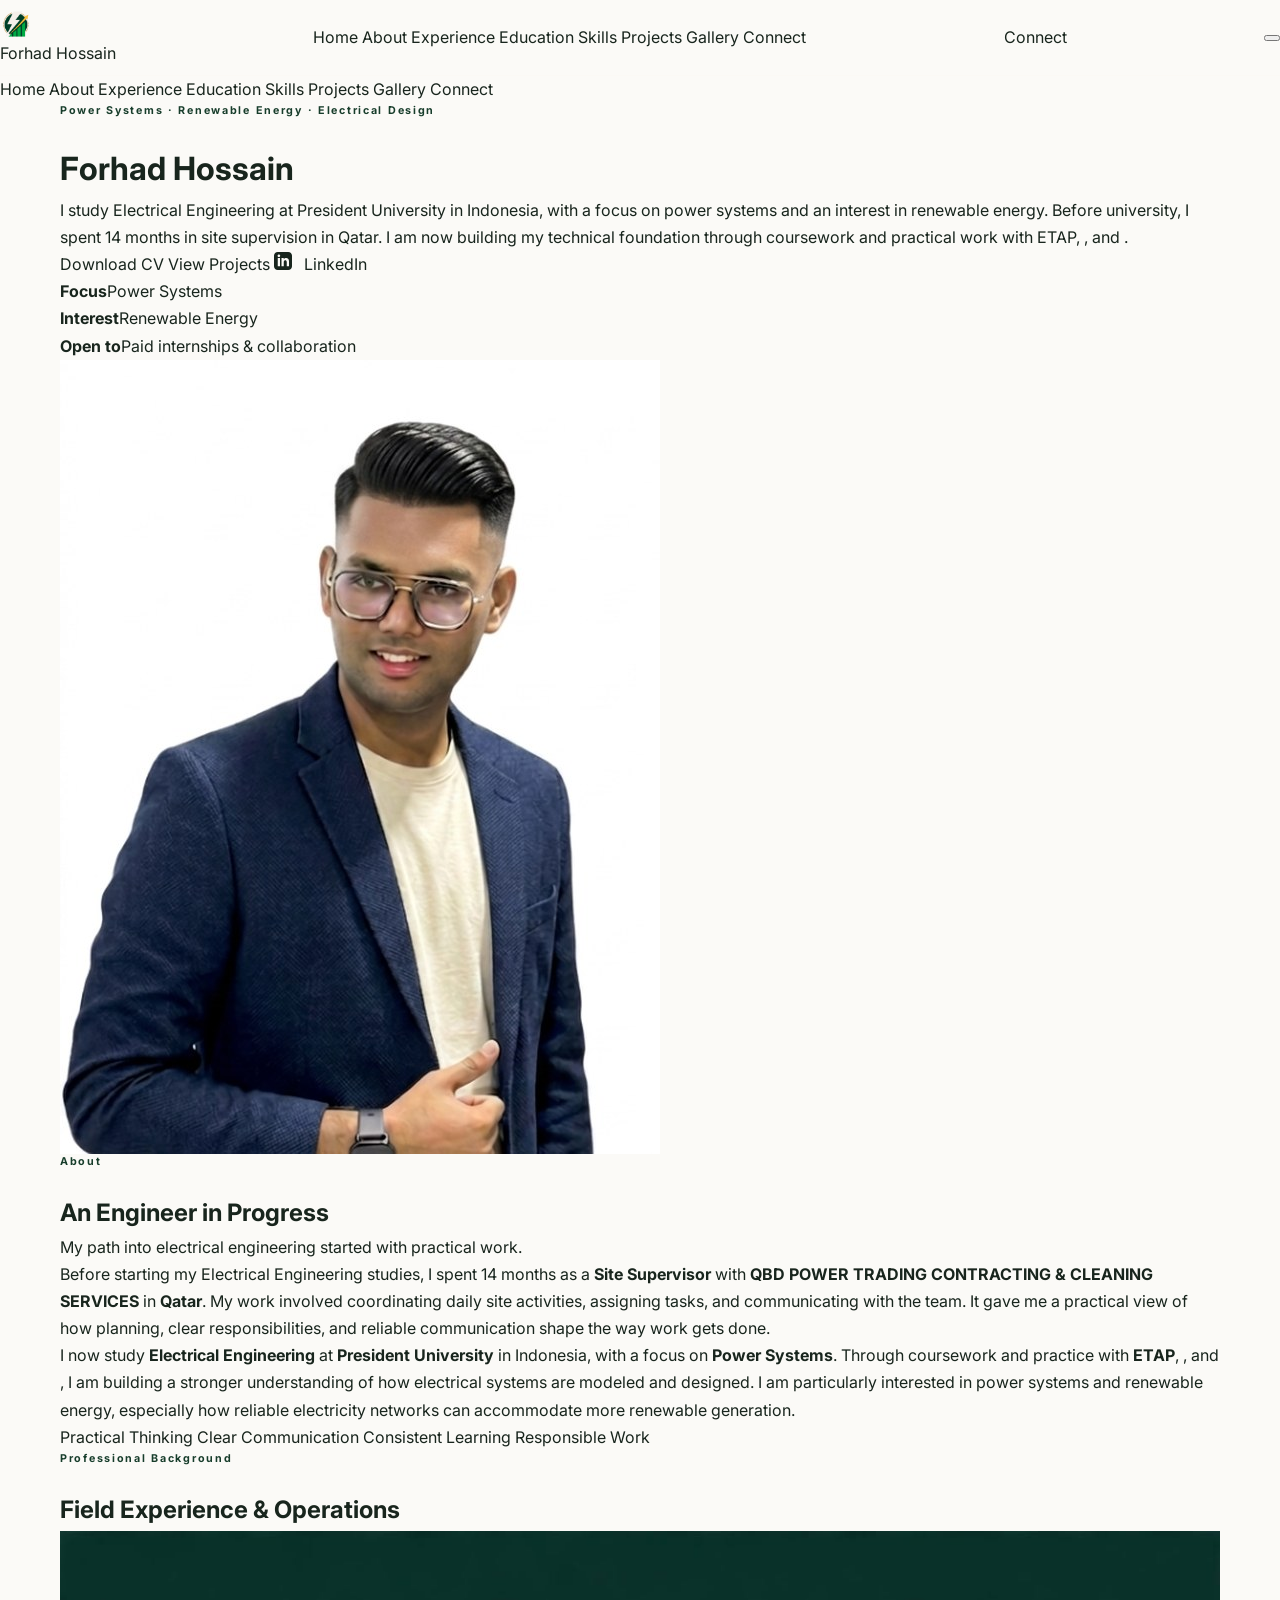
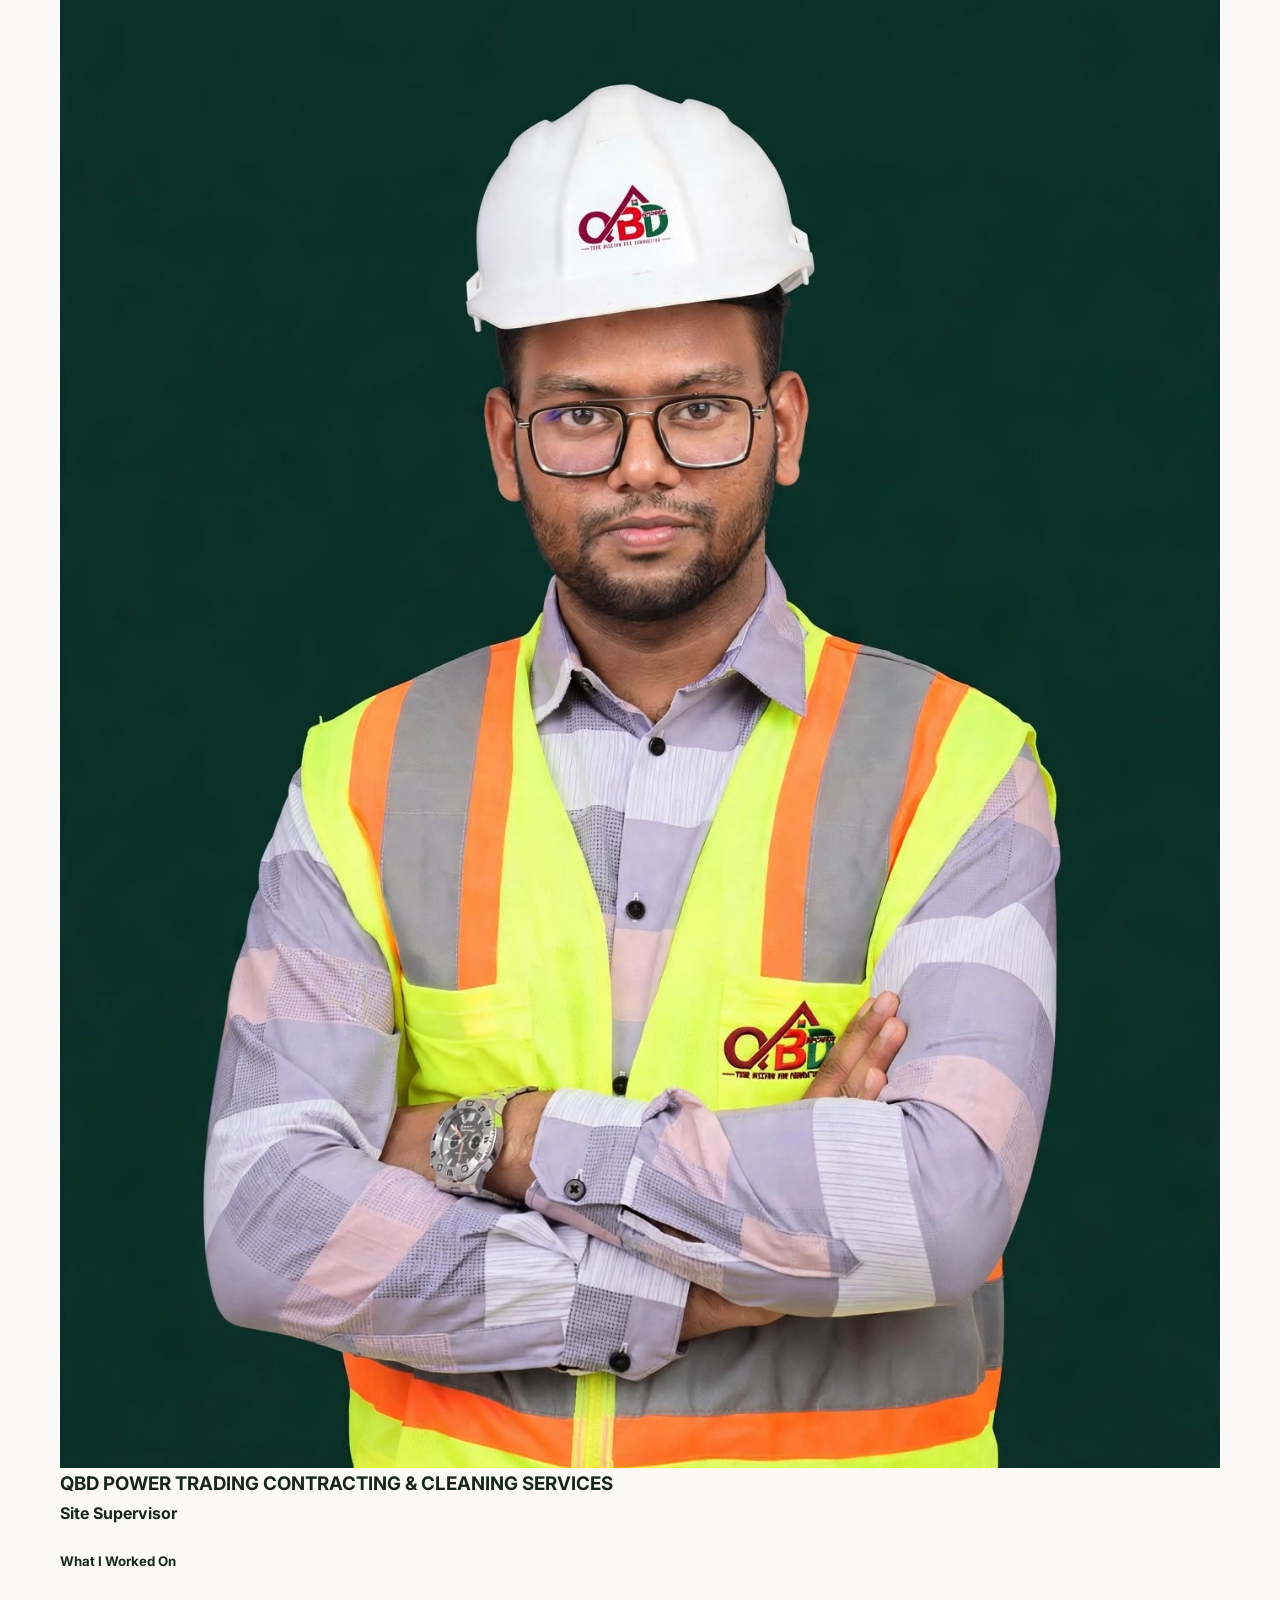
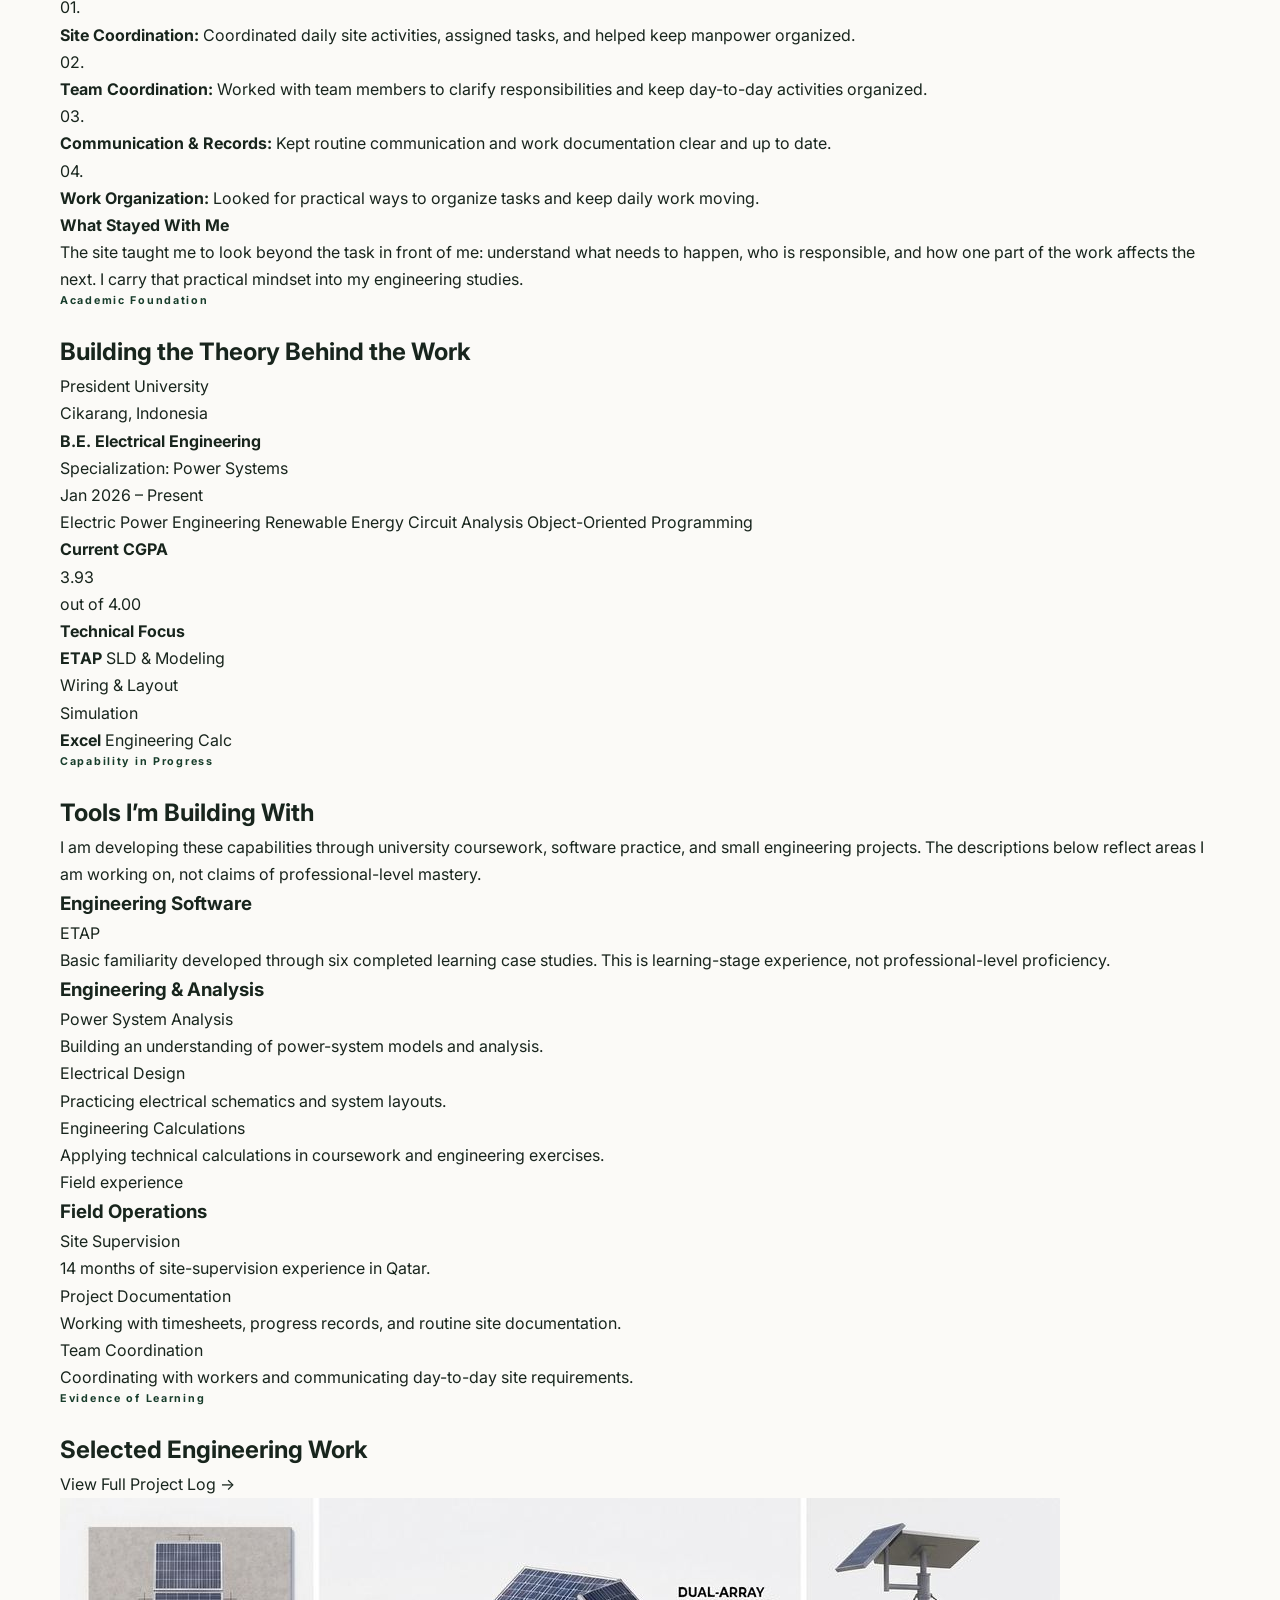
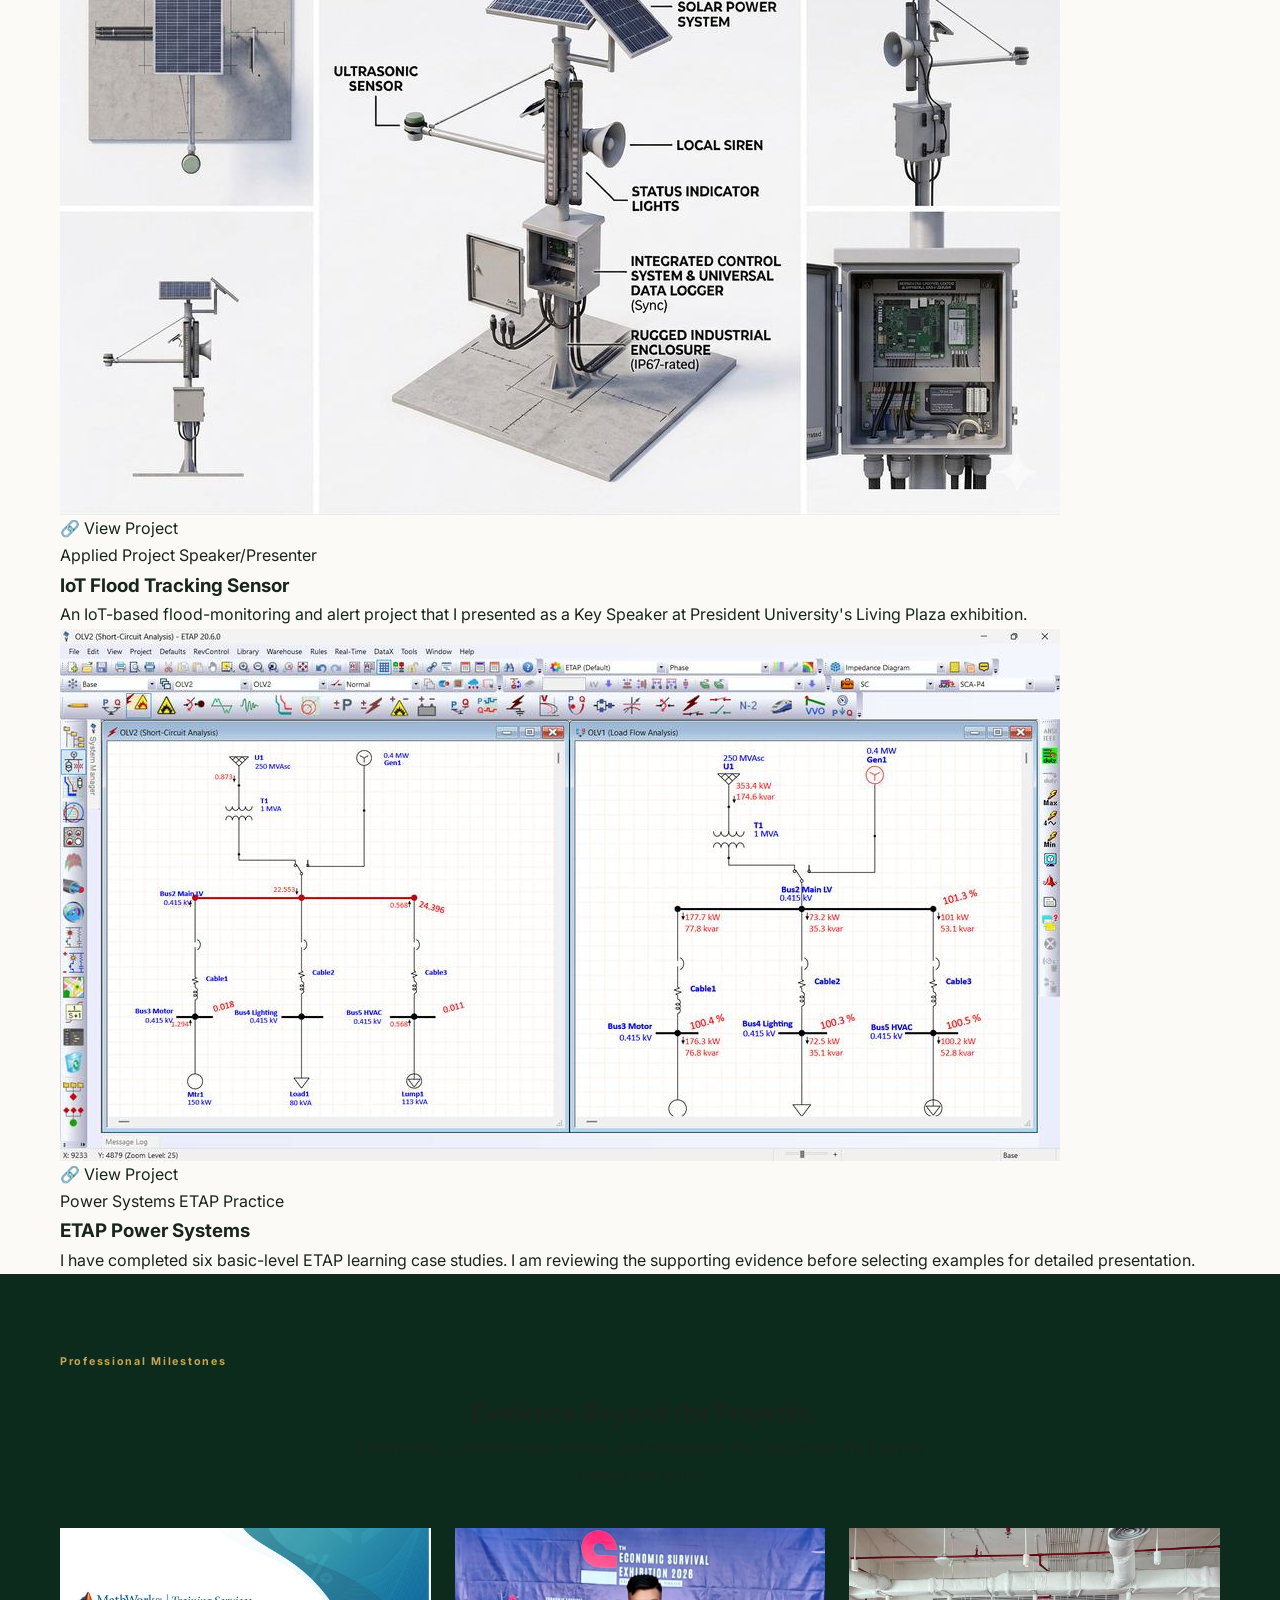
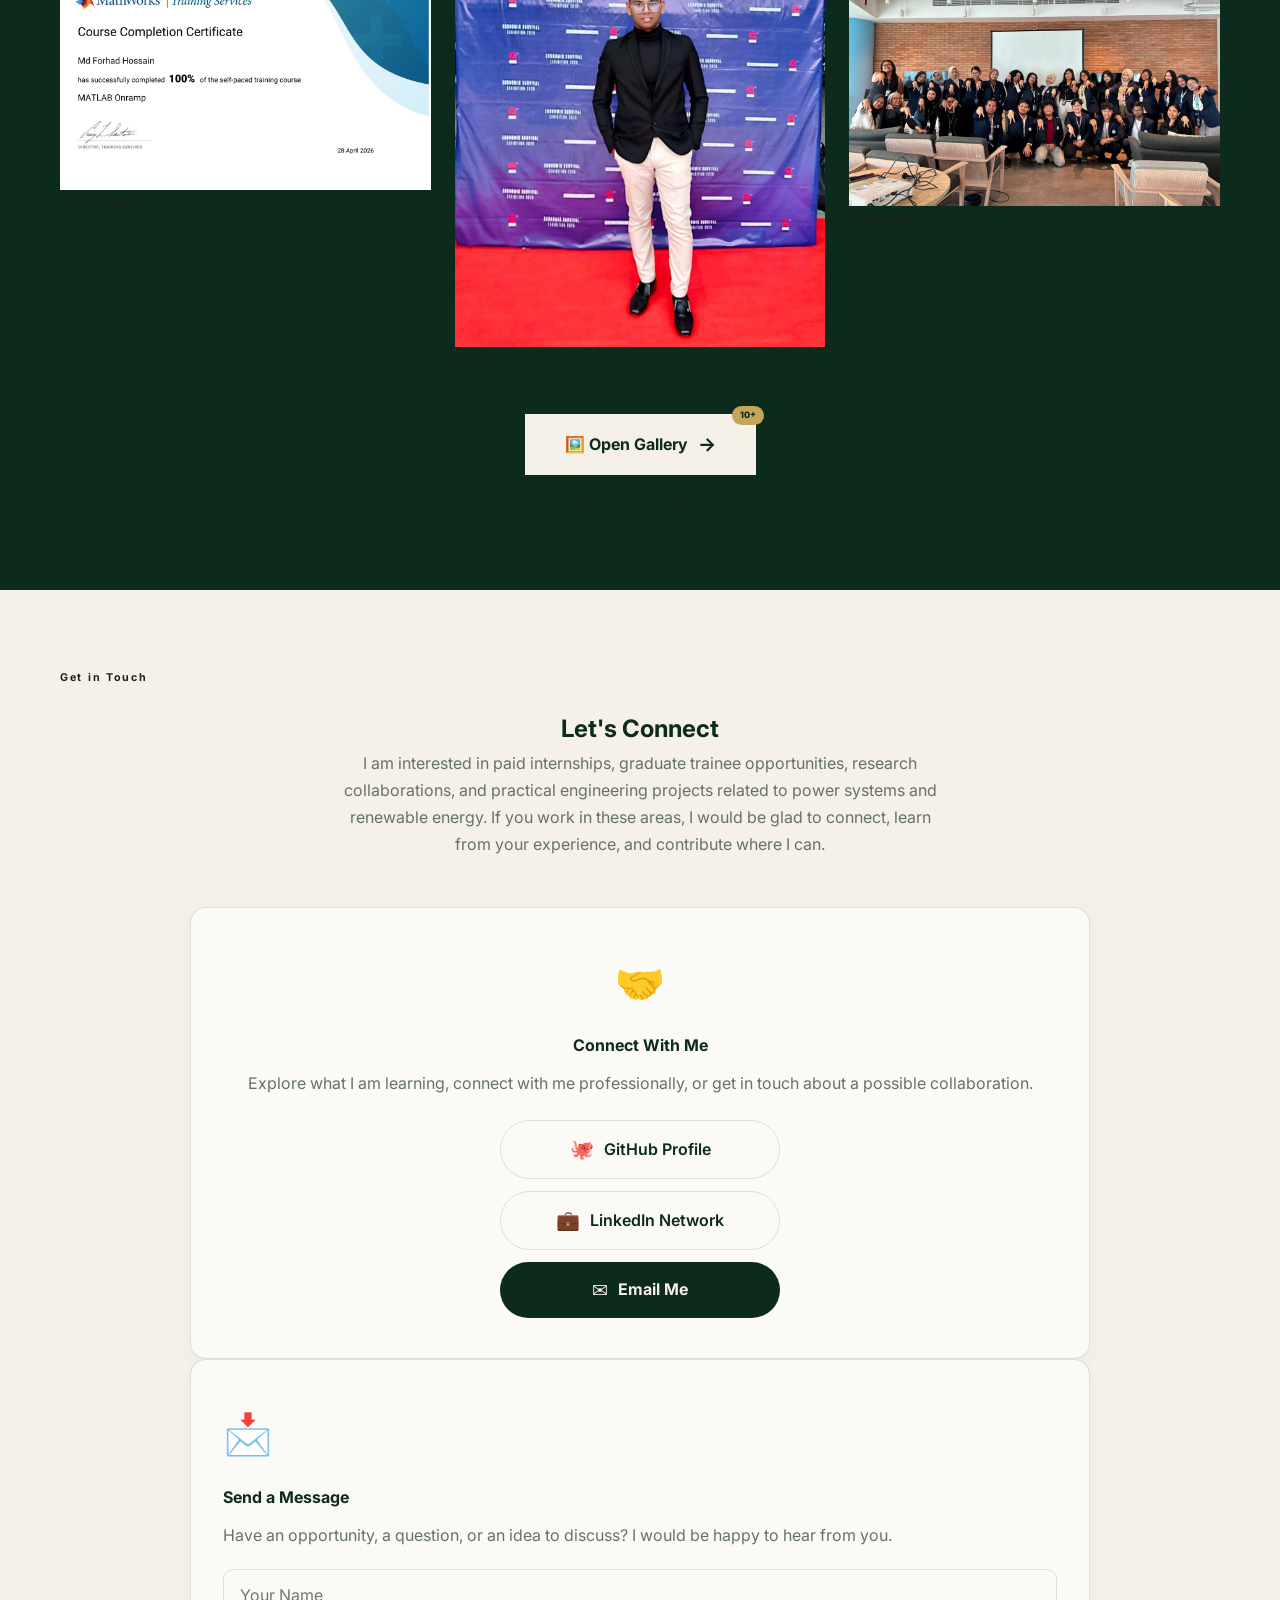
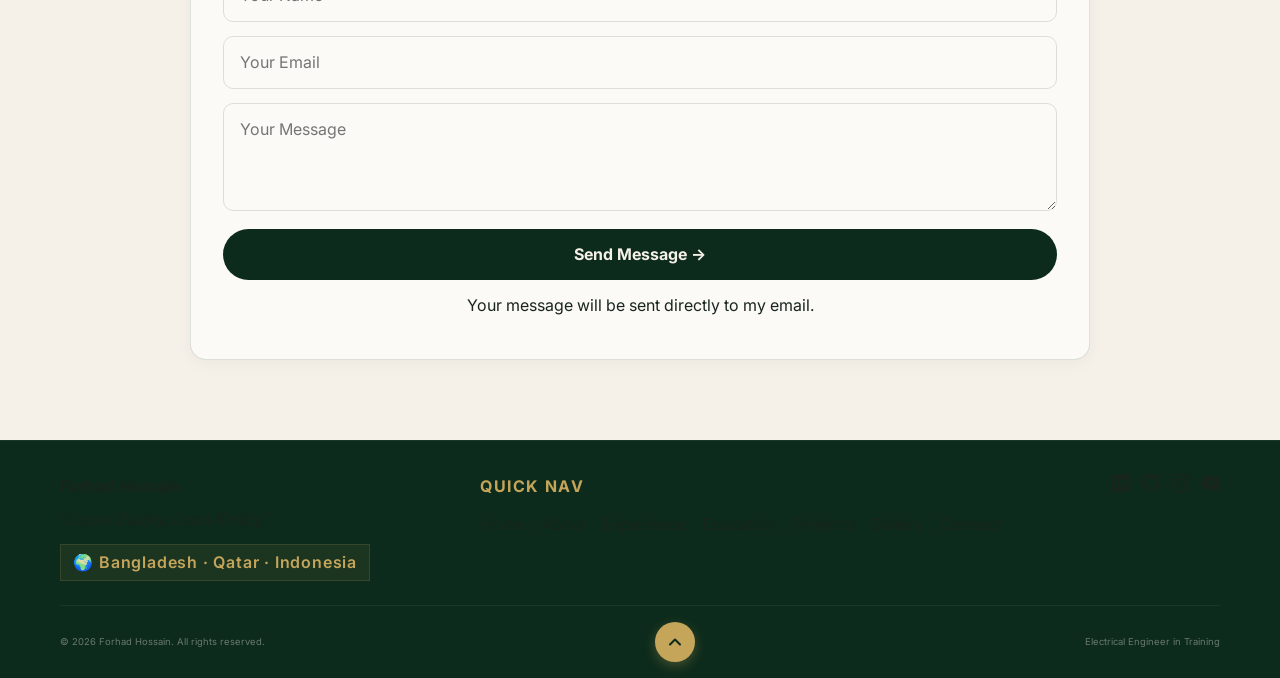
<file: index.html>
<!DOCTYPE html>
<html lang="en">
<head>
    <meta charset="UTF-8" />
    <meta name="viewport" content="width=device-width, initial-scale=1.0" />
<meta name="google-site-verification" content="_zDaQH_l5Y5FE8YZBvgZEouAy9G4MSB9OnLDRJY1ybE" />
    <!-- ════════════════════════════════════════════════════
         PRIMARY META TAGS (SEO)
         ════════════════════════════════════════════════════ -->
    <title>Forhad Hossain | Electrical Engineering &amp; Power Systems</title>
    <meta name="description" content="Forhad Hossain is an Electrical Engineering student at President University in Indonesia, focused on power systems and renewable energy. He brings 14 months of site-supervision experience in Qatar and is building basic familiarity with ETAP through learning case studies." />
    <meta name="keywords" content="Forhad Hossain, Md Forhad Hossain, Electrical Engineering Student, Power Systems Student, President University, ETAP, IoT, Engineering Portfolio, Power System Analysis, Renewable Energy, Electrical Projects" />
    <meta name="author" content="Forhad Hossain" />
    <meta name="theme-color" content="#1B4332" />
    <meta name="robots" content="index, follow" />
    <link rel="canonical" href="https://forhadhossain.me/" />

    <!-- ════════════════════════════════════════════════════
         FAVICON
         ════════════════════════════════════════════════════ -->
    <link rel="icon" href="assets/logo/logo.png" type="image/png" />
    <link rel="apple-touch-icon" href="assets/logo/logo.png" />

    <!-- ════════════════════════════════════════════════════
         OPEN GRAPH (Facebook, LinkedIn, WhatsApp)
         ════════════════════════════════════════════════════ -->
    <meta property="og:type" content="profile" />
    <meta property="og:site_name" content="Forhad Hossain | Electrical Engineering Portfolio" />
    <meta property="og:title" content="Forhad Hossain | Electrical Engineering Student · Power Systems" />
    <meta property="og:description" content="Electrical Engineering student at President University, focused on power systems and renewable energy, with 14 months of site-supervision experience in Qatar." />
    <meta property="og:url" content="https://forhadhossain.me/" />
    <meta property="og:image" content="https://forhadhossain.me/assets/profile/profile.jpg" />
    <meta property="og:image:alt" content="Forhad Hossain — Electrical Engineering student and Power Systems learner" />
    <meta property="profile:first_name" content="Forhad" />
    <meta property="profile:last_name" content="Hossain" />

    <!-- ════════════════════════════════════════════════════
         TWITTER CARD
         ════════════════════════════════════════════════════ -->
    <meta name="twitter:card" content="summary_large_image" />
    <meta name="twitter:site" content="@forhadhossain_ee" />
    <meta name="twitter:title" content="Forhad Hossain | Electrical Engineering Student · Power Systems" />
    <meta name="twitter:description" content="Electrical Engineering student focused on power systems and renewable energy, with 14 months of site-supervision experience in Qatar." />
    <meta name="twitter:image" content="https://forhadhossain.me/assets/profile/profile.jpg" />
    <meta name="twitter:image:alt" content="Forhad Hossain — Electrical Engineering student and Power Systems learner" />

    <!-- ════════════════════════════════════════════════════
         GOOGLE FONTS
         ════════════════════════════════════════════════════ -->
    <link rel="preconnect" href="https://fonts.googleapis.com" />
    <link rel="preconnect" href="https://fonts.gstatic.com" crossorigin="" />
    <link href="https://fonts.googleapis.com/css2?family=Inter:wght@400;600;700&amp;family=Space+Grotesk:wght@700;800&amp;display=swap" rel="stylesheet" />

    <!-- ════════════════════════════════════════════════════
         EXTERNAL STYLESHEETS
         ════════════════════════════════════════════════════ -->
    <link rel="stylesheet" href="css/style.css" />

    <!-- ════════════════════════════════════════════════════
         STRUCTURED DATA (JSON-LD) — ENTITY SEO
         ════════════════════════════════════════════════════ -->
    <script type="application/ld+json">
    {
      "@context": "https://schema.org",
      "@graph": [
        {
          "@type": "WebSite",
          "@id": "https://forhadhossain.me/#website",
          "url": "https://forhadhossain.me/",
          "name": "Forhad Hossain — Electrical Engineering Portfolio",
          "description": "Personal portfolio of Forhad Hossain, an Electrical Engineering student at President University in Indonesia, focused on Power Systems and interested in renewable energy.",
          "inLanguage": "en-US",
          "publisher": {
            "@id": "https://forhadhossain.me/#person"
          }
        },
        {
          "@type": "Person",
          "@id": "https://forhadhossain.me/#person",
          "name": "Forhad Hossain",
          "alternateName": "Md Forhad Hossain",
          "url": "https://forhadhossain.me/",
          "image": "https://forhadhossain.me/assets/profile/profile.jpg",
          "jobTitle": "Electrical Engineering Student",
          "affiliation": {
            "@type": "CollegeOrUniversity",
            "name": "President University",
            "sameAs": "https://www.president.ac.id/"
          },
          "description": "Forhad Hossain is an Electrical Engineering student at President University in Indonesia, focused on Power Systems. He has 14 months of site-supervision experience in Qatar and is building foundational familiarity with ETAP and IoT through coursework and project work.",
          "knowsAbout": [
            "Electrical Engineering",
            "Power Systems",
            "Power System Analysis",
            "ETAP",
            "IoT",
            "Renewable Energy",
            "Circuit Analysis",
            "Embedded Systems",
            "Load Flow Analysis",
            "Short Circuit Analysis",
            "Protection Coordination"
          ],
          "email": "mailto:ee.forhad.hossain@gmail.com",
          "sameAs": [
            "https://www.linkedin.com/in/forhadhossain-ee/",
            "https://github.com/forhadhossain-ee",
            "https://www.instagram.com/forhad_hossain.ee/",
            "https://www.youtube.com/@forhadhossain_ee"
          ]
        }
      ]
    }
    </script>
</head>
<body>

    <!-- ============================================================
         NAVIGATION
         ============================================================ -->
    <div class="nav-wrap">
        <nav class="nav is-condensed">
            <a href="#home" class="nav__logo">
                <img src="assets/logo/logo.png" alt="Forhad Hossain Logo" style="height: 32px; width: auto; flex-shrink: 0;" />
                Forhad Hossain
            </a>
            <div class="nav__links">
                <span class="nav__indicator is-visible"></span>
                <a href="#home" class="nav__link is-active">Home</a>
                <a href="#about" class="nav__link">About</a>
                <a href="#experience" class="nav__link">Experience</a>
                <a href="#education" class="nav__link">Education</a>
                <a href="#skills" class="nav__link">Skills</a>
                <a href="pages/projects.html" class="nav__link">Projects</a>
                <a href="#gallery" class="nav__link">Gallery</a>
                <a href="#cta" class="nav__link">Connect</a>
            </div>
            <a href="#cta" class="nav__cta">Connect</a>
            <button class="nav__burger" aria-label="Open menu">
                <span></span><span></span><span></span>
            </button>
        </nav>
    </div>
    <div class="nav__mobile">
        <a href="#home">Home</a>
        <a href="#about">About</a>
        <a href="#experience">Experience</a>
        <a href="#education">Education</a>
        <a href="#skills">Skills</a>
        <a href="pages/projects.html">Projects</a>
        <a href="#gallery">Gallery</a>
        <a href="#cta">Connect</a>
    </div>

    <!-- ============================================================
         HERO
         ============================================================ -->
    <header id="home" class="section--dark">
        <div class="container hero-grid">
            <div class="reveal is-visible hero-content">
                <p class="eyebrow">Power Systems · Renewable Energy · Electrical Design</p>
                <h1>Forhad Hossain</h1>
                <p class="lead">
                 I study Electrical Engineering at President University in Indonesia, with a focus on power systems and an interest in renewable energy. Before university, I spent 14 months in site supervision in Qatar. I am now building my technical foundation through coursework and practical work with ETAP, , and .
                </p>
                <div class="hero-btns-container">
                    <a href="assets/resume/Forhad-Hossain-CV.pdf" class="btn btn--on-dark" download>Download CV</a>
                    <a href="#projects" class="btn btn--ghost-dark">View Projects</a>
                    <a href="https://www.linkedin.com/in/forhadhossain-ee/" target="_blank" rel="noopener" class="btn btn--linkedin">
                        <svg xmlns="http://www.w3.org/2000/svg" width="18" height="18" viewBox="0 0 24 24" fill="currentColor" style="margin-right: 8px;">
                            <path d="M19 0h-14c-2.761 0-5 2.239-5 5v14c0 2.761 2.239 5 5 5h14c2.762 0 5-2.239 5-5v-14c0-2.761-2.238-5-5-5zm-11 19h-3v-11h3v11zm-1.5-12.268c-.966 0-1.75-.79-1.75-1.764s.784-1.764 1.75-1.764 1.75.79 1.75 1.764-.783 1.764-1.75 1.764zm13.5 12.268h-3v-5.604c0-3.368-4-3.113-4 0v5.604h-3v-11h3v1.765c1.396-2.586 7-2.777 7 2.476v6.759z" />
                        </svg>
                        LinkedIn
                    </a>
                </div>
                <ul class="hero-credentials" aria-label="Professional focus">
                    <li><strong>Focus</strong><span>Power Systems</span></li>
                    <li><strong>Interest</strong><span>Renewable Energy</span></li>
                    <li><strong>Open to</strong><span>Paid internships &amp; collaboration</span></li>
                </ul>
            </div>
            <div class="reveal is-visible hero-photo">
                <div class="asset-slot">
                    <img src="assets/profile/profile.jpg" alt="Forhad Hossain, Electrical Engineering student" />
                </div>
            </div>
        </div>
    </header>

    <!-- ============================================================
         ABOUT
         ============================================================ -->
    <section id="about" class="section--paper">
        <div class="container about-grid-layout">
            <div class="about-sticky-header reveal is-visible">
                <p class="eyebrow">About</p>
                <h2>An Engineer in Progress</h2>
            </div>
            <div class="reveal is-visible">
               <p class="lead">
    My path into electrical engineering started with practical work.
</p>

<p>
    Before starting my Electrical Engineering studies, I spent 14 months as a <strong>Site Supervisor</strong> with <strong>QBD POWER TRADING CONTRACTING &amp; CLEANING SERVICES</strong> in <strong>Qatar</strong>. My work involved coordinating daily site activities, assigning tasks, and communicating with the team. It gave me a practical view of how planning, clear responsibilities, and reliable communication shape the way work gets done.
</p>

<p>
    I now study <strong>Electrical Engineering</strong> at <strong>President University</strong> in Indonesia, with a focus on <strong>Power Systems</strong>. Through coursework and practice with <strong>ETAP</strong>, <strong></strong>, and <strong></strong>, I am building a stronger understanding of how electrical systems are modeled and designed. I am particularly interested in power systems and renewable energy, especially how reliable electricity networks can accommodate more renewable generation.
</p>
                <div class="tag-row">
                    <span class="tag tag--sage">Practical Thinking</span>
                    <span class="tag tag--sage">Clear Communication</span>
                    <span class="tag tag--sage">Consistent Learning</span>
                    <span class="tag tag--sage">Responsible Work</span>
                </div>
            </div>
        </div>
    </section>

    <!-- ============================================================
     EXPERIENCE
     ============================================================ -->
<section id="experience" class="section--dark">
    <div class="container">
        <div class="section-head reveal is-visible">
            <p class="eyebrow">Professional Background</p>
            <h2>Field Experience &amp; Operations</h2>
        </div>

        <div class="exp-row reveal is-visible">
            <div class="exp-image-col">
                <img src="assets/experience/site-work.jpg" alt="Site Work in Qatar" />
            </div>

            <div class="exp-card-col">
                <article class="card card--dark exp-card-focused">
                    <div class="exp-card-header">
                        <h3 class="exp-company-name">QBD POWER TRADING CONTRACTING &amp; CLEANING SERVICES</h3>
                        <h4 class="exp-role-title">Site Supervisor</h4>
                        <h5 class="exp-section-label">What I Worked On</h5>
                    </div>

                    <div class="metric-container">
                        <div class="metric-item">
                            <span class="metric-num">01.</span>
                            <div class="metric-text">
                                <strong>Site Coordination:</strong> Coordinated daily site activities, assigned tasks, and helped keep manpower organized.
                            </div>
                        </div>

                        <div class="metric-item">
                            <span class="metric-num">02.</span>
                            <div class="metric-text">
                                <strong>Team Coordination:</strong> Worked with team members to clarify responsibilities and keep day-to-day activities organized.
                            </div>
                        </div>

                        <div class="metric-item">
                            <span class="metric-num">03.</span>
                            <div class="metric-text">
                                <strong>Communication &amp; Records:</strong> Kept routine communication and work documentation clear and up to date.
                            </div>
                        </div>

                        <div class="metric-item">
                            <span class="metric-num">04.</span>
                            <div class="metric-text">
                                <strong>Work Organization:</strong> Looked for practical ways to organize tasks and keep daily work moving.
                            </div>
                        </div>
                    </div>
                </article>
            </div>
        </div>

        <div class="exp-lessons-row reveal is-visible">
            <div class="exp-lessons-summary">
                <h4>What Stayed With Me</h4>
                <p>
                    The site taught me to look beyond the task in front of me: understand what needs to happen, who is responsible, and how one part of the work affects the next. I carry that practical mindset into my engineering studies.
                </p>
            </div>
        </div>
    </div>
</section>

    <!-- ============================================================
     EDUCATION
     ============================================================ -->
<section id="education" class="section--paper">
    <div class="container edu-main-info">
        <div class="reveal is-visible">
            <p class="eyebrow">Academic Foundation</p>
            <h2>Building the Theory Behind the Work</h2>

            <div class="edu-university-name">President University</div>
            <p class="location-text">Cikarang, Indonesia</p>

            <div class="edu-degree-meta">
                <strong>B.E. Electrical Engineering</strong><br>
                Specialization: Power Systems<br>
                Jan 2026 – Present
            </div>

            <div class="edu-tag-container">
                <span class="tag tag--edu">Electric Power Engineering</span>
                <span class="tag tag--edu">Renewable Energy</span>
                <span class="tag tag--edu">Circuit Analysis</span>
                <span class="tag tag--edu">Object-Oriented Programming</span>
            </div>

            <div class="edu-achievement-row">
                <div class="edu-mini-card">
                    <h4>Current CGPA</h4>
                    <div class="cgpa-val">3.93</div>
                    <p class="cgpa-label-sub">out of 4.00</p>
                </div>

                <div class="edu-mini-card">
                    <h4>Technical Focus</h4>
                    <div class="edu-focus-list">
                        <div class="focus-item">
                            <div class="focus-text">
                                <strong>ETAP</strong>
                                <span>SLD &amp; Modeling</span>
                            </div>
                        </div>

                        <div class="focus-item">
                            <div class="focus-text">
                                <strong></strong>
                                <span>Wiring &amp; Layout</span>
                            </div>
                        </div>

                        <div class="focus-item">
                            <div class="focus-text">
                                <strong></strong>
                                <span>Simulation</span>
                            </div>
                        </div>

                        <div class="focus-item">
                            <div class="focus-text">
                                <strong>Excel</strong>
                                <span>Engineering Calc</span>
                            </div>
                        </div>
                    </div>
                </div>
            </div>
        </div>
    </div>
</section>
  <!-- ============================================================
     SKILLS
     ============================================================ -->
<section id="skills" class="section--dark">
    <div class="container">
        <div class="section-head reveal is-visible">
            <p class="eyebrow">Capability in Progress</p>
            <h2>Tools I’m Building With</h2>
            <p>
                I am developing these capabilities through university coursework, software practice, and small engineering projects. The descriptions below reflect areas I am working on, not claims of professional-level mastery.
            </p>
        </div>

        <div class="skills-grid">

            <!-- ENGINEERING SOFTWARE -->
            <div class="skill-category-card reveal is-visible">
                <h3>Engineering Software</h3>
                <div class="skill-item">
                    <div class="skill-info">
                        <span class="skill-name">ETAP</span>
                    </div>
                    <span class="skill-desc">Basic familiarity developed through six completed learning case studies. This is learning-stage experience, not professional-level proficiency.</span>
                </div>
            </div>


            <!-- ENGINEERING & ANALYSIS -->
            <div class="skill-category-card reveal is-visible">
                <h3>Engineering &amp; Analysis</h3>

                <div class="skill-item">
                    <div class="skill-info">
                        <span class="skill-name">Power System Analysis</span>
                    </div>
                    <span class="skill-desc">Building an understanding of power-system models and analysis.</span>
                    <div class="skill-bar-bg">
                        <div class="skill-bar-fill" style="width:85%;"></div>
                    </div>
                </div>

                <div class="skill-item">
                    <div class="skill-info">
                        <span class="skill-name">Electrical Design</span>
                    </div>
                    <span class="skill-desc">Practicing electrical schematics and system layouts.</span>
                    <div class="skill-bar-bg">
                        <div class="skill-bar-fill" style="width:80%;"></div>
                    </div>
                </div>

                <div class="skill-item">
                    <div class="skill-info">
                        <span class="skill-name">Engineering Calculations</span>
                    </div>
                    <span class="skill-desc">Applying technical calculations in coursework and engineering exercises.</span>
                    <div class="skill-bar-bg">
                        <div class="skill-bar-fill" style="width:80%;"></div>
                    </div>
                </div>
            </div>


            <!-- FIELD OPERATIONS -->
            <div class="skill-category-card reveal is-visible">
                <div class="premium-badge">Field experience</div>
                <h3>Field Operations</h3>

                <div class="skill-item">
                    <div class="skill-info">
                        <span class="skill-name">Site Supervision</span>
                    </div>
                    <span class="skill-desc">14 months of site-supervision experience in Qatar.</span>
                    <div class="skill-bar-bg">
                        <div class="skill-bar-fill" style="width:100%;"></div>
                    </div>
                </div>

                <div class="skill-item">
                    <div class="skill-info">
                        <span class="skill-name">Project Documentation</span>
                    </div>
                    <span class="skill-desc">Working with timesheets, progress records, and routine site documentation.</span>
                    <div class="skill-bar-bg">
                        <div class="skill-bar-fill" style="width:95%;"></div>
                    </div>
                </div>

                <div class="skill-item">
                    <div class="skill-info">
                        <span class="skill-name">Team Coordination</span>
                    </div>
                    <span class="skill-desc">Coordinating with workers and communicating day-to-day site requirements.</span>
                    <div class="skill-bar-bg">
                        <div class="skill-bar-fill" style="width:90%;"></div>
                    </div>
                </div>
            </div>

        </div>
    </div>
</section>

   <!-- ============================================================
     PROJECTS (Homepage Preview)
     ============================================================ -->
<section id="projects" class="section--paper">
    <div class="container">
        <div class="section-head reveal is-visible">
            <div>
                <p class="eyebrow">Evidence of Learning</p>
                <h2>Selected Engineering Work</h2>
            </div>

            <a href="pages/projects.html" class="btn btn--outline">
                View Full Project Log →
            </a>
        </div>

        <div class="card-grid">

            <!-- ====================================================
                 PROJECT 01 — IoT FLOOD TRACKING SENSOR
                 ==================================================== -->
            <a href="pages/projects.html#iot" class="card card--featured reveal is-visible">
                <div class="asset-slot">
                    <img
                        src="assets/projects/iot/flood-sensor.jpg"
                        alt="IoT Flood Tracking Sensor"
                        loading="lazy"
                    />
                    <div class="view-overlay">🔗 View Project</div>
                </div>

                <div class="tag-row">
                    <span class="tag tag--gold">Applied Project</span>
                    <span class="tag tag--gold">Speaker/Presenter</span>
                </div>

                <h3>IoT Flood Tracking Sensor</h3>

                <p>
                    An IoT-based flood-monitoring and alert project that I presented as a Key Speaker at President University's Living Plaza exhibition.
                </p>
            </a>


            <!-- ====================================================
                 PROJECT 02 — ETAP POWER SYSTEMS
                 ==================================================== -->
            <a href="pages/projects.html#etap" class="card card--large reveal is-visible">
                <div class="asset-slot">
                    <img
                        src="assets/projects/etap/beginner-01.jpg"
                        alt="ETAP Power Systems"
                        loading="lazy"
                    />
                    <div class="view-overlay">🔗 View Project</div>
                </div>

                <div class="tag-row">
                    <span class="tag tag--sage">Power Systems</span>
                    <span class="tag">ETAP Practice</span>
                </div>

                <h3>ETAP Power Systems</h3>

                <p>
                    I have completed six basic-level ETAP learning case studies. I am reviewing the supporting evidence before selecting examples for detailed presentation.
                </p>
            </a>

        </div>
    </div>
</section>
    <!-- ============================================================
     GALLERY SECTION
     ============================================================ -->
<section id="gallery" class="section--dark" style="padding:80px 0; background:var(--forest);">
    <div class="container">

        <div class="section-head" style="text-align:center; margin-bottom:40px;">
            <p class="eyebrow" style="color:var(--gold);">
                Professional Milestones
            </p>

            <h2 style="color:var(--on-dark);">
                Evidence Beyond the Projects
            </h2>

            <p style="color:var(--on-dark-muted); max-width:600px; margin:0 auto;">
                Certificates, presentations, events, and milestones that document
                the journey behind the work.
            </p>
        </div>

        <div class="gallery-preview-grid"
             style="display:grid; grid-template-columns:repeat(3,1fr); gap:24px; margin-bottom:40px;">

            <div class="gallery-preview-card"
                 style="border-color:rgba(245,240,232,0.15);">

                <img
                    src="assets/gallery/thumb-01.jpg"
                    alt="Certificate Preview"
                    loading="lazy"
                />

                <div class="gallery-label">
                    Certificate
                </div>
            </div>

            <div class="gallery-preview-card"
                 style="border-color:rgba(245,240,232,0.15);">

                <img
                    src="assets/gallery/thumb-02.jpg"
                    alt="Event Photo"
                    loading="lazy"
                />

                <div class="gallery-label">
                    Event
                </div>
            </div>

            <div class="gallery-preview-card"
                 style="border-color:rgba(245,240,232,0.15);">

                <img
                    src="assets/gallery/thumb-03.jpg"
                    alt="Achievement"
                    loading="lazy"
                />

                <div class="gallery-label">
                    Milestone
                </div>
            </div>

        </div>

        <div style="text-align:center;">

            <button
                onclick="toggleGallery()"
                class="btn gallery-toggle-btn"
                style="padding:14px 40px; font-size:var(--t-base); border-radius:var(--r-pill); background:var(--cream); color:var(--forest); cursor:pointer; border:none; font-weight:700; transition:all 0.3s ease; display:inline-flex; align-items:center; gap:10px; position:relative;"
            >
                🖼️ Open Gallery

                <span
                    style="display:inline-block; transition:transform 0.3s ease; font-size:1.2rem;"
                >
                    →
                </span>

                <span
                    style="position:absolute; top:-8px; right:-8px; background:var(--gold); color:var(--forest); font-size:0.55rem; font-weight:800; padding:2px 8px; border-radius:50px;"
                >
                    10+
                </span>
            </button>

            <p
                style="color:var(--on-dark-muted); font-size:var(--t-xs); margin-top:8px; opacity:0.7;"
            >
                Click to view certificates &amp; moments
            </p>

        </div>

        <div
            id="fullGallery"
            style="display:none; margin-top:48px; padding-top:48px; border-top:2px solid var(--gold);"
        >

            <div class="slideshow-container">

                <div
                    class="slideshow-wrapper"
                    id="gallerySlideshow"
                ></div>

                <button
                    class="slideshow-btn slideshow-btn--prev"
                    onclick="changeSlide(-1)"
                >
                    ❮
                </button>

                <button
                    class="slideshow-btn slideshow-btn--next"
                    onclick="changeSlide(1)"
                >
                    ❯
                </button>

            </div>

            <div
                class="slideshow-dots"
                id="galleryDots"
            ></div>

            <div style="text-align:center; margin-top:32px;">

                <button
                    onclick="toggleGallery()"
                    class="btn"
                    style="padding:12px 32px; border-radius:var(--r-pill); background:transparent; color:var(--on-dark); cursor:pointer; border:1px solid var(--on-dark-muted); font-weight:600; transition:all 0.3s ease;"
                >
                    ✕ Close Gallery
                </button>

            </div>

        </div>

    </div>
</section>

    <!-- ============================================================
         CTA SECTION
         ============================================================ -->
    <section id="cta" class="section--paper" style="padding:80px 0; background:var(--cream);">
        <div class="container">
            <div class="section-head" style="text-align:center; margin-bottom:48px;">
                <p class="eyebrow" style="color:var(--gold-deep);">Get in Touch</p>
                <h2 style="color:var(--forest);">Let's Connect</h2>
                <p style="color:var(--muted); max-width:600px; margin:0 auto;">
                    I am interested in paid internships, graduate trainee opportunities, research collaborations, and practical engineering projects related to power systems and renewable energy. If you work in these areas, I would be glad to connect, learn from your experience, and contribute where I can.
                </p>
            </div>

            <div class="cta-grid" style="max-width:900px; margin:0 auto;">
                
                <div class="cta-card" style="background:var(--paper); border:1px solid var(--line); border-radius:16px; padding:40px 32px; transition:transform 0.3s ease, box-shadow 0.3s ease, border-color 0.3s ease; text-align:center; box-shadow:0 4px 16px rgba(0,0,0,0.04);">
                    <div style="font-size:2.5rem; margin-bottom:16px;">🤝</div>
                    <h3 style="color:var(--forest); font-size:var(--t-xl); margin-bottom:12px;">Connect With Me</h3>
                    <p style="color:var(--muted); font-size:var(--t-sm); margin-bottom:24px; line-height:1.6;">
                        Explore what I am learning, connect with me professionally, or get in touch about a possible collaboration.
                    </p>
                    <div style="display:flex; flex-direction:column; gap:12px; align-items:center;">
                        <a href="https://github.com/forhadhossain-ee" target="_blank" class="cta-btn" style="display:inline-flex; align-items:center; gap:10px; background:var(--canvas); color:var(--forest); padding:12px 24px; border-radius:50px; text-decoration:none; font-weight:600; transition:all 0.3s ease; width:100%; max-width:280px; justify-content:center; border:1px solid var(--line);" rel="me noopener noreferrer">
                            <span style="font-size:1.2rem;">🐙</span> GitHub Profile
                        </a>
                        <a href="https://www.linkedin.com/in/forhadhossain-ee/" target="_blank" class="cta-btn" style="display:inline-flex; align-items:center; gap:10px; background:var(--canvas); color:var(--forest); padding:12px 24px; border-radius:50px; text-decoration:none; font-weight:600; transition:all 0.3s ease; width:100%; max-width:280px; justify-content:center; border:1px solid var(--line);" rel="me noopener noreferrer">
                            <span style="font-size:1.2rem;">💼</span> LinkedIn Network
                        </a>
                        <a href="mailto:ee.forhad.hossain@gmail.com" class="cta-btn" style="display:inline-flex; align-items:center; gap:10px; background:var(--forest); color:var(--cream); padding:12px 24px; border-radius:50px; text-decoration:none; font-weight:700; transition:all 0.3s ease; width:100%; max-width:280px; justify-content:center; border:none;">
                            <span style="font-size:1.2rem;">✉️</span> Email Me
                        </a>
                    </div>
                </div>

                <div class="cta-card" style="background:var(--paper); border:1px solid var(--line); border-radius:16px; padding:40px 32px; transition:transform 0.3s ease, box-shadow 0.3s ease, border-color 0.3s ease; box-shadow:0 4px 16px rgba(0,0,0,0.04);">
                    <div style="font-size:2.5rem; margin-bottom:16px;">📩</div>
                    <h3 style="color:var(--forest); font-size:var(--t-xl); margin-bottom:12px;">Send a Message</h3>
                    <p style="color:var(--muted); font-size:var(--t-sm); margin-bottom:20px; line-height:1.6;">
                        Have an opportunity, a question, or an idea to discuss? I would be happy to hear from you.
                    </p>
                    <form action="mailto:ee.forhad.hossain@gmail.com" method="post" enctype="text/plain" style="display:grid; gap:14px;">
                        <input type="text" name="name" placeholder="Your Name" required style="padding:12px 16px; background:var(--canvas); border:1px solid var(--line); border-radius:10px; color:var(--forest); font-family:inherit; font-size:var(--t-sm); outline:none; transition:border-color 0.3s ease;">
                        <input type="email" name="email" placeholder="Your Email" required style="padding:12px 16px; background:var(--canvas); border:1px solid var(--line); border-radius:10px; color:var(--forest); font-family:inherit; font-size:var(--t-sm); outline:none; transition:border-color 0.3s ease;">
                        <textarea name="message" placeholder="Your Message" rows="3" required style="padding:12px 16px; background:var(--canvas); border:1px solid var(--line); border-radius:10px; color:var(--forest); font-family:inherit; font-size:var(--t-sm); outline:none; resize:vertical; transition:border-color 0.3s ease;"></textarea>
                        <button type="submit" style="background:var(--forest); color:var(--cream); padding:12px 24px; border:none; border-radius:50px; font-weight:700; font-size:var(--t-sm); cursor:pointer; transition:all 0.3s ease; margin-top:4px;">
                            Send Message →
                        </button>
                    </form>
                    <p style="font-size:var(--t-xs); color:var(--faint); margin-top:12px; text-align:center;">
                        Your message will be sent directly to my email.
                    </p>
                </div>
            </div>
        </div>
    </section>

    <!-- ============================================================
         FOOTER
         ============================================================ -->
    <footer id="footer" class="section--dark" style="padding:32px 0 16px; background:var(--forest); border-top:1px solid rgba(245,240,232,0.06);">
        <div class="container">
            <div class="footer-top" style="display:flex; justify-content:space-between; align-items:flex-start; gap:24px; padding-bottom:24px; border-bottom:1px solid rgba(245,240,232,0.06); flex-wrap:wrap;">
                <div class="footer-brand">
                    <h3 style="color:var(--on-dark); font-size:var(--t-xl); margin-bottom:2px; font-family:var(--f-display);">Forhad Hossain</h3>
                    <p style="color:var(--on-dark-faint); font-style:italic; font-size:var(--t-sm);">"Learn Quietly, Lead Kindly."</p>
                    <div class="footer-location" style="display:inline-flex; align-items:center; gap:6px; background:rgba(197,165,90,0.08); padding:4px 12px; border-radius:var(--r-tag); border:1px solid rgba(197,165,90,0.15); margin-top:8px;">
                        <span style="font-size:1rem;">🌍</span>
                        <span style="font-size:var(--t-xs); color:var(--gold); font-weight:600; letter-spacing:0.05em;">Bangladesh · Qatar · Indonesia</span>
                    </div>
                </div>

                <div class="footer-nav" style="display:flex; flex-direction:column; gap:6px;">
                    <h4 style="color:var(--gold); font-size:var(--t-xs); text-transform:uppercase; letter-spacing:0.1em; margin-bottom:4px;">Quick Nav</h4>
                    <div style="display:flex; gap:16px; flex-wrap:wrap;">
                        <a href="#home" style="color:var(--on-dark-muted); font-size:var(--t-xs); transition:var(--motion); text-decoration:none;">Home</a>
                        <a href="#about" style="color:var(--on-dark-muted); font-size:var(--t-xs); transition:var(--motion); text-decoration:none;">About</a>
                        <a href="#experience" style="color:var(--on-dark-muted); font-size:var(--t-xs); transition:var(--motion); text-decoration:none;">Experience</a>
                        <a href="#education" style="color:var(--on-dark-muted); font-size:var(--t-xs); transition:var(--motion); text-decoration:none;">Education</a>
                        <a href="#projects" style="color:var(--on-dark-muted); font-size:var(--t-xs); transition:var(--motion); text-decoration:none;">Projects</a>
                        <a href="#gallery" style="color:var(--on-dark-muted); font-size:var(--t-xs); transition:var(--motion); text-decoration:none;">Gallery</a>
                        <a href="#cta" style="color:var(--on-dark-muted); font-size:var(--t-xs); transition:var(--motion); text-decoration:none;">Connect</a>
                    </div>
                </div>

                <div class="footer-social" style="display:flex; gap:12px;">
                    <a href="https://www.linkedin.com/in/forhadhossain-ee/" target="_blank" style="color:var(--on-dark-muted); transition:var(--motion);" aria-label="LinkedIn" rel="me noopener noreferrer">
                        <svg xmlns="http://www.w3.org/2000/svg" width="18" height="18" fill="currentColor" viewBox="0 0 24 24"><path d="M19 0h-14c-2.761 0-5 2.239-5 5v14c0 2.761 2.239 5 5 5h14c2.762 0 5-2.239 5-5v-14c0-2.761-2.238-5-5-5zm-11 19h-3v-11h3v11zm-1.5-12.268c-.966 0-1.75-.79-1.75-1.764s.784-1.764 1.75-1.764 1.75.79 1.75 1.764-.783 1.764-1.75 1.764zm13.5 12.268h-3v-5.604c0-3.368-4-3.113-4 0v5.604h-3v-11h3v1.765c1.396-2.586 7-2.777 7 2.476v6.759z"/></svg>
                    </a>
                    <a href="https://github.com/forhadhossain-ee" target="_blank" style="color:var(--on-dark-muted); transition:var(--motion);" aria-label="GitHub" rel="me noopener noreferrer">
                        <svg xmlns="http://www.w3.org/2000/svg" width="18" height="18" fill="currentColor" viewBox="0 0 24 24"><path d="M12 0c-6.626 0-12 5.373-12 12 0 5.302 3.438 9.8 8.207 11.387.599.111.793-.261.793-.577v-2.234c-3.338.726-4.033-1.416-4.033-1.416-.546-1.387-1.333-1.756-1.333-1.756-1.089-.745.083-.729.083-.729 1.205.084 1.839 1.237 1.839 1.237 1.07 1.834 2.807 1.304 3.492.997.107-.775.418-1.305.762-1.604-2.665-.305-5.467-1.334-5.467-5.931 0-1.311.469-2.381 1.236-3.221-.124-.303-.535-1.524.117-3.176 0 0 1.008-.322 3.301 1.23.957-.266 1.983-.399 3.003-.404 1.02.005 2.047.138 3.006.404 2.291-1.552 3.297-1.23 3.297-1.23.653 1.653.242 2.874.118 3.176.77.84 1.235 1.911 1.235 3.221 0 4.609-2.807 5.624-5.479 5.921.43.372.823 1.102.823 2.222v3.293c0 .319.192.694.801.576 4.765-1.589 8.199-6.086 8.199-11.386 0-6.627-5.373-12-12-12z"/></svg>
                    </a>
                    <a href="https://www.instagram.com/forhad_hossain.ee/" target="_blank" style="color:var(--on-dark-muted); transition:var(--motion);" aria-label="Instagram" rel="me noopener noreferrer">
                        <svg xmlns="http://www.w3.org/2000/svg" width="18" height="18" fill="currentColor" viewBox="0 0 24 24"><path d="M12 2.163c3.204 0 3.584.012 4.85.07 3.252.148 4.771 1.691 4.919 4.919.058 1.265.069 1.645.069 4.849 0 3.205-.012 3.584-.069 4.849-.149 3.225-1.664 4.771-4.919 4.919-1.266.058-1.644.07-4.85.07-3.204 0-3.584-.012-4.849-.07-3.26-.149-4.771-1.699-4.919-4.92-.058-1.265-.07-1.644-.07-4.849 0-3.204.013-3.583.07-4.849.149-3.227 1.664-4.771 4.919-4.919 1.266-.057 1.645-.069 4.849-.069zm0-2.163c-3.259 0-3.667.014-4.947.072-4.358.2-6.78 2.618-6.98 6.98-.059 1.281-.073 1.689-.073 4.948 0 3.259.014 3.668.072 4.948.2 4.358 2.618 6.78 6.98 6.98 1.281.058 1.689.072 4.948.072 3.259 0 3.668-.014 4.948-.072 4.354-.2 6.782-2.618 6.979-6.98.059-1.28.073-1.689.073-4.948 0-3.259-.014-3.667-.072-4.947-.196-4.354-2.617-6.78-6.979-6.98-1.281-.059-1.69-.073-4.949-.073zm0 5.838c-3.403 0-6.162 2.759-6.162 6.162s2.759 6.163 6.162 6.163 6.162-2.759 6.162-6.163-2.759-6.162-6.162-6.162zm0 10.162c-2.209 0-4-1.79-4-4 0-2.209 1.791-4 4-4s4 1.791 4 4c0 2.21-1.791 4-4 4zm6.406-11.845c-.796 0-1.441.645-1.441 1.44s.645 1.44 1.441 1.44c.795 0 1.439-.645 1.439-1.44s-.644-1.44-1.439-1.44z"/></svg>
                    </a>
                    <a href="https://www.youtube.com/@forhadhossain_ee" target="_blank" style="color:var(--on-dark-muted); transition:var(--motion);" aria-label="YouTube" rel="me noopener noreferrer">
                        <svg xmlns="http://www.w3.org/2000/svg" width="18" height="18" fill="currentColor" viewBox="0 0 24 24"><path d="M19.615 3.184c-3.604-.246-11.631-.245-15.23 0-3.897.266-4.356 2.62-4.385 8.816.029 6.185.484 8.549 4.385 8.816 3.6.245 11.626.246 15.23 0 3.897-.266 4.356-2.62 4.385-8.816-.029-6.185-.484-8.549-4.385-8.816zm-10.615 12.816v-8l8 3.993-8 4.007z"/></svg>
                    </a>
                </div>
            </div>
            <div class="footer-bottom" style="display:flex; justify-content:space-between; align-items:center; padding-top:16px; gap:12px; flex-wrap:wrap;">
                <span style="color:var(--on-dark-faint); font-size:var(--t-xs);">© <span id="footer-year">2026</span> Forhad Hossain. All rights reserved.</span>
                <button onclick="window.scrollTo({top:0,behavior:'smooth'})" 
                        aria-label="Back to top" 
                        style="background:var(--gold); color:var(--forest); border:none; border-radius:50%; width:40px; height:40px; font-size:1.2rem; cursor:pointer; transition: all 0.3s ease; display:inline-flex; align-items:center; justify-content:center; padding:0; box-shadow:0 4px 12px rgba(197,165,90,0.3);">
                    <svg xmlns="http://www.w3.org/2000/svg" width="20" height="20" viewBox="0 0 24 24" fill="none" stroke="currentColor" stroke-width="2.5" stroke-linecap="round" stroke-linejoin="round">
                        <path d="M18 15l-6-6-6 6"/>
                    </svg>
                </button>
                <span style="color:var(--on-dark-faint); font-size:var(--t-xs);">Electrical Engineer in Training</span>
            </div>
        </div>
    </footer>

    <!-- Scroll Progress Container -->
    <div id="scroll-progress-container">
        <div id="scroll-progress-bar"></div>
    </div>

    <script src="js/script.js"></script>
</body>
</html>
</file>
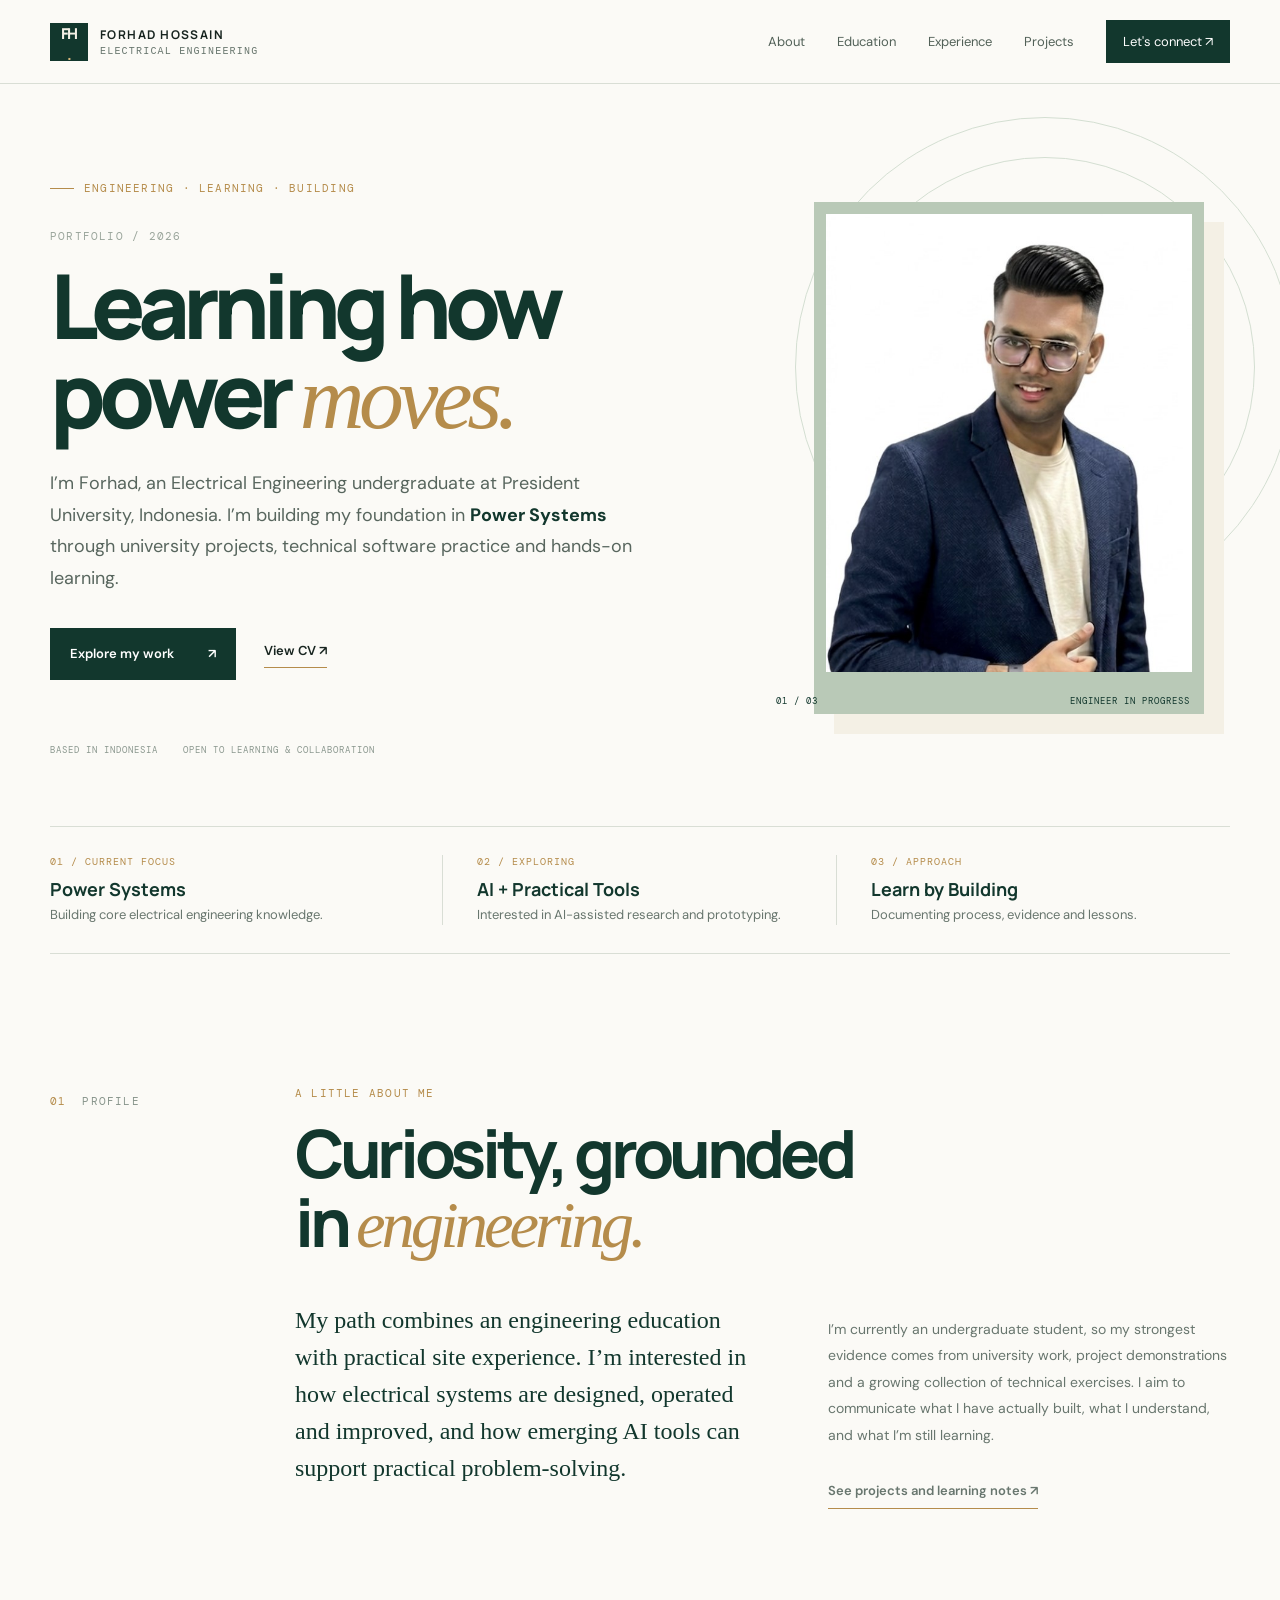
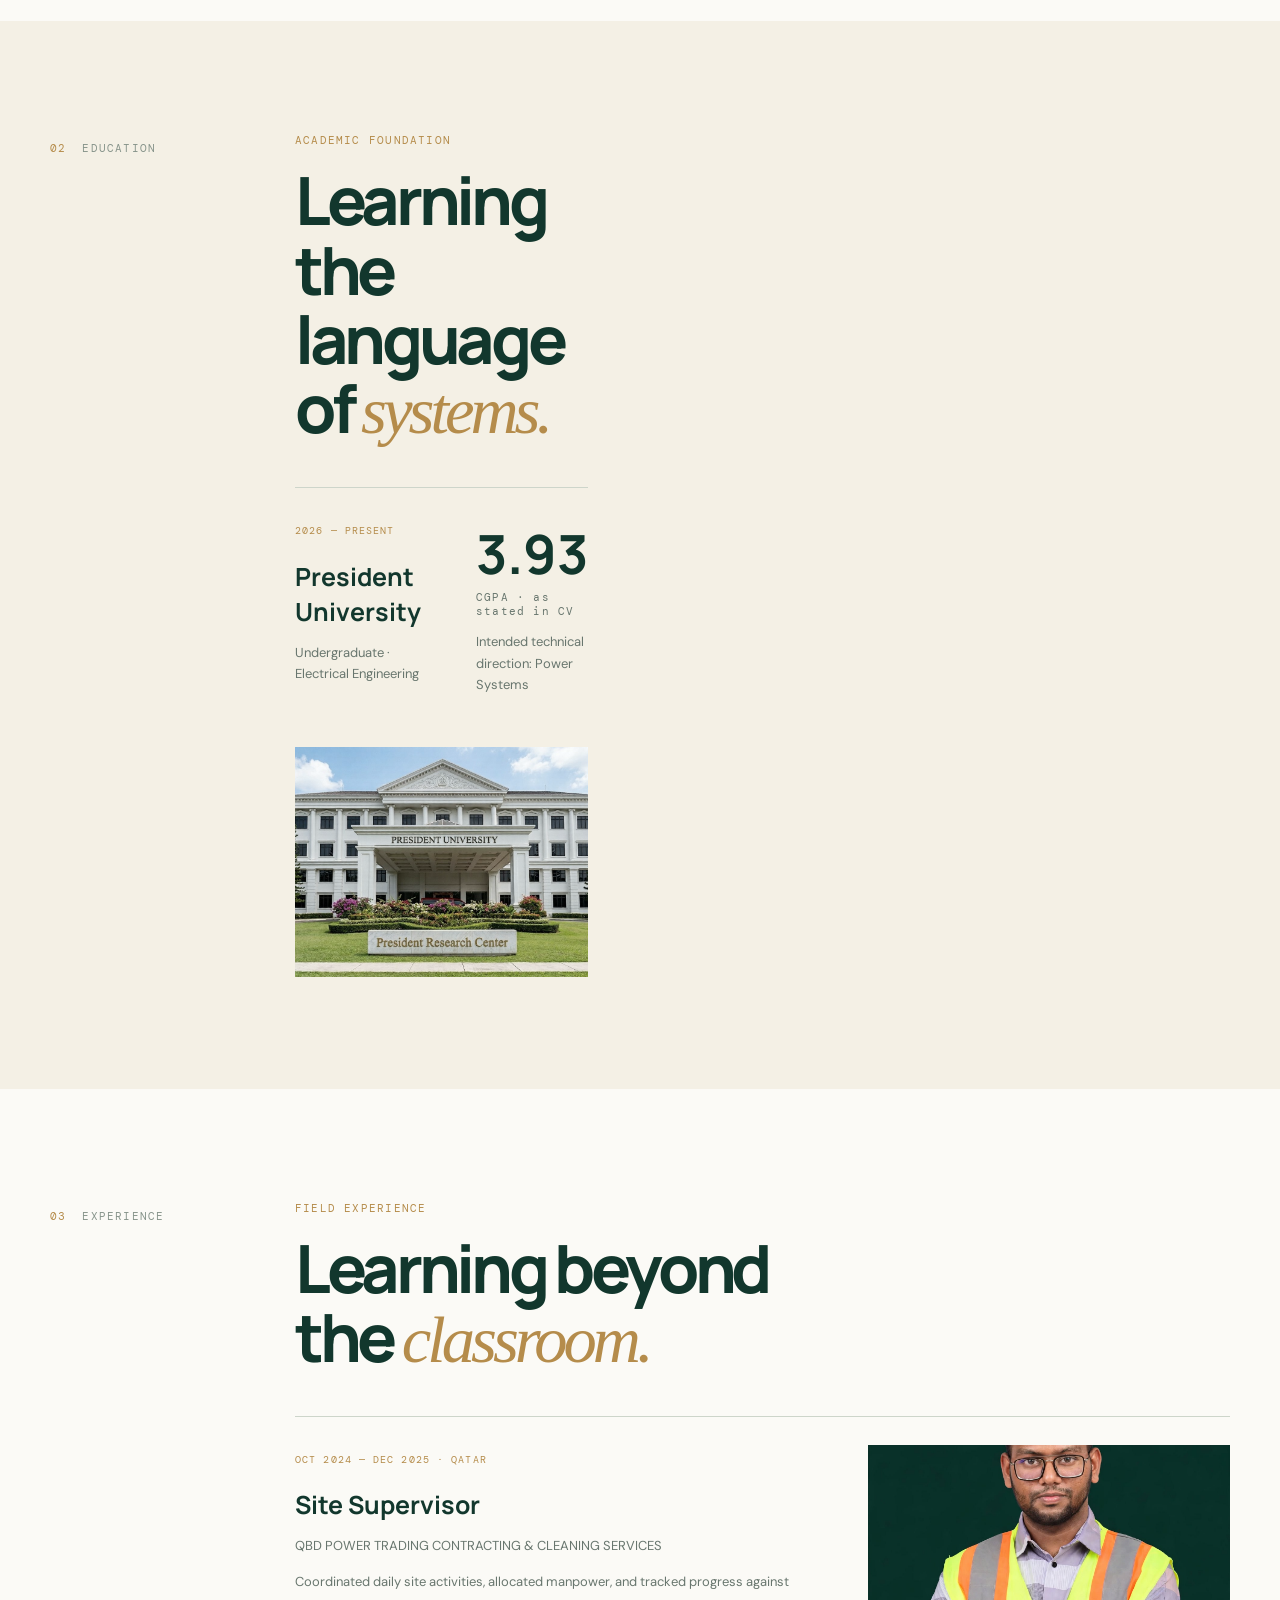
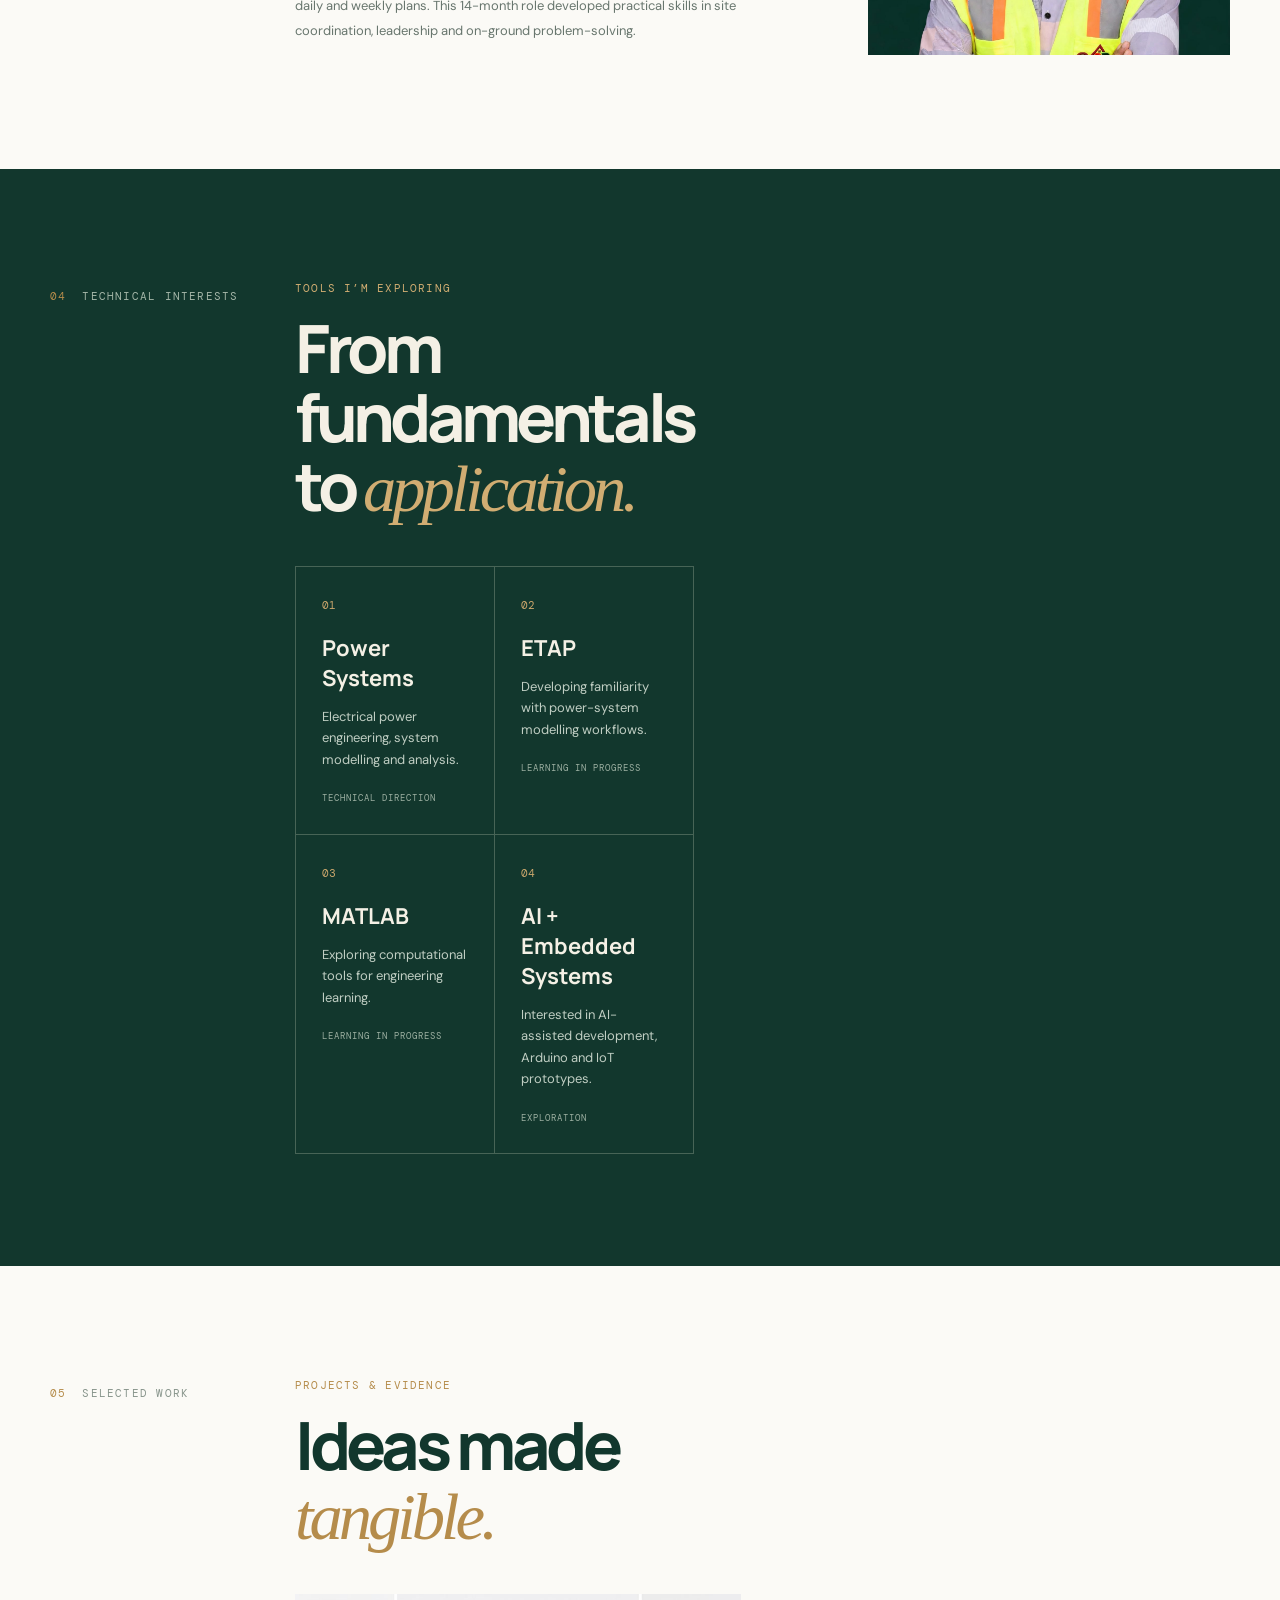
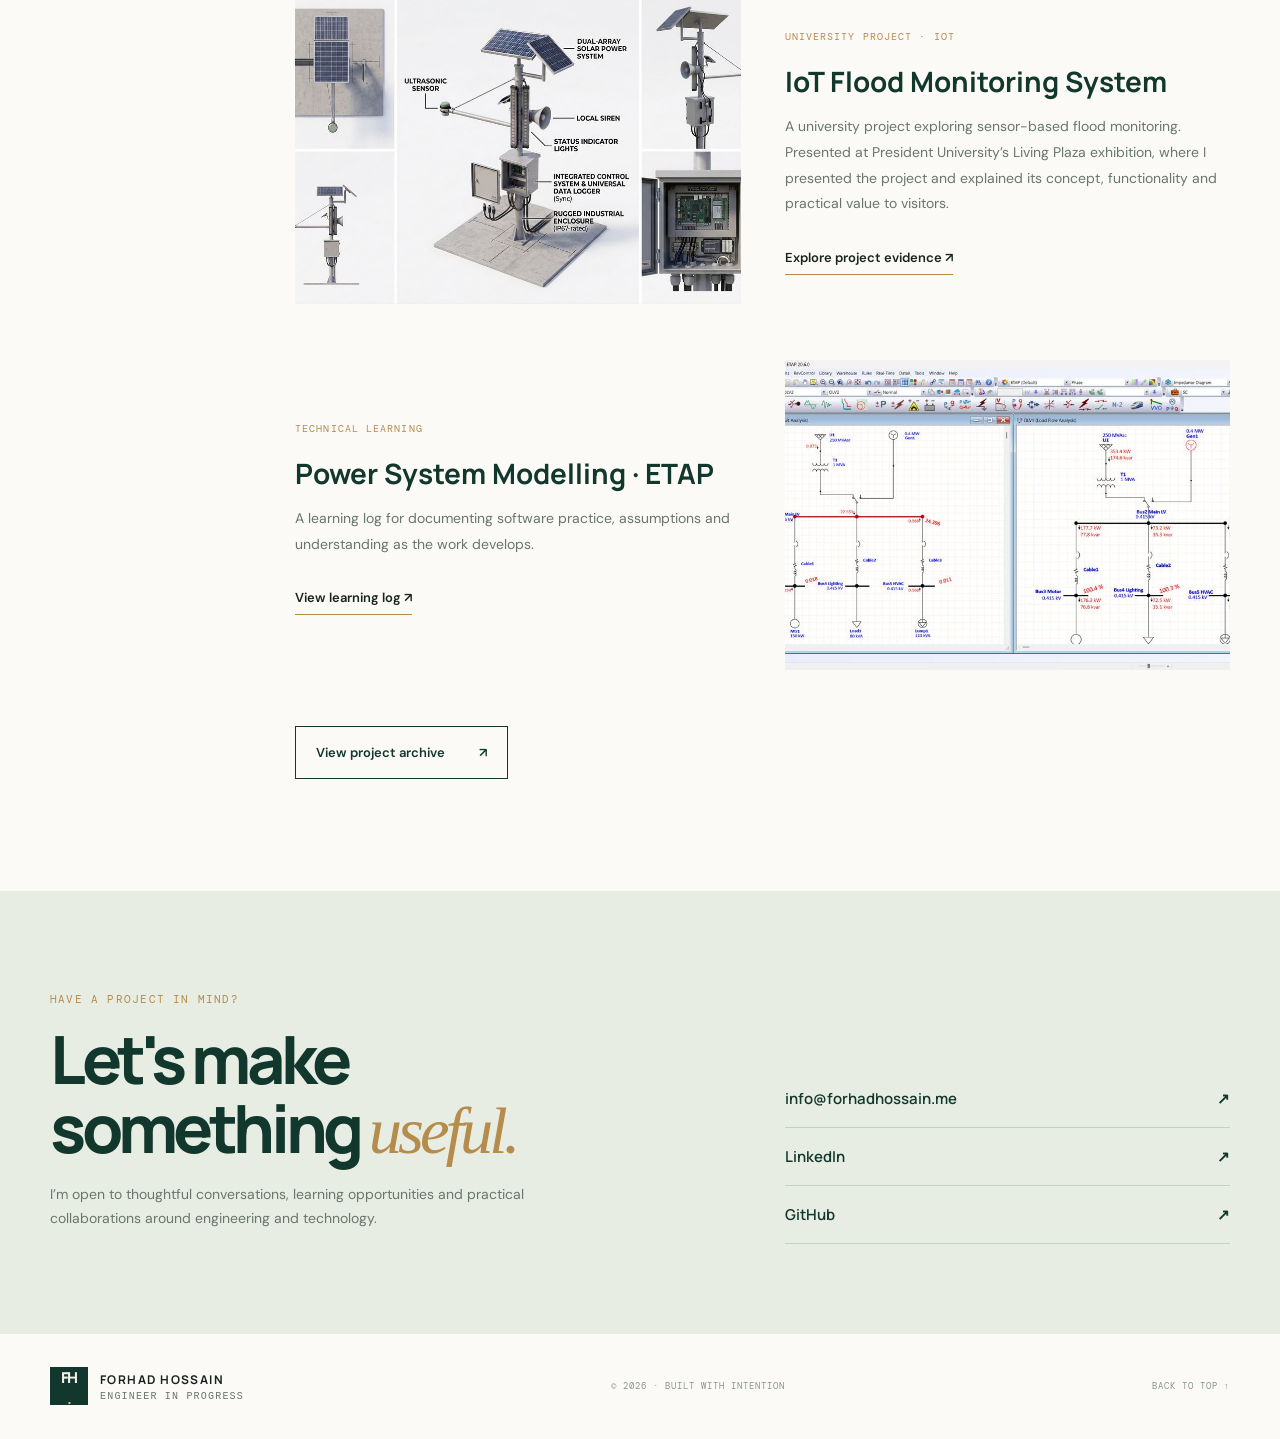
<file: preview/index.html>
<!doctype html>
<html lang="en">
<head>
<meta charset="utf-8"><meta name="viewport" content="width=device-width,initial-scale=1">
<meta name="robots" content="noindex, follow"><meta name="theme-color" content="#12372d">
<title>Forhad Hossain | Electrical Engineering</title>
<meta name="description" content="Forhad Hossain, Electrical Engineering undergraduate at President University, Indonesia. Developing a foundation in Power Systems through project work and technical learning.">
<link rel="preconnect" href="https://fonts.googleapis.com"><link rel="preconnect" href="https://fonts.gstatic.com" crossorigin>
<link href="https://fonts.googleapis.com/css2?family=DM+Mono:wght@400;500&family=DM+Sans:wght@400;500;600;700&family=Manrope:wght@400;500;600;700;800&display=swap" rel="stylesheet">
<link rel="stylesheet" href="css/style.css">
</head>
<body>
<a class="skip" href="#main">Skip to content</a>
<header class="header"><a class="brand" href="index.html"><span class="brand-mark">FH<span>.</span></span><span>FORHAD HOSSAIN<small>ELECTRICAL ENGINEERING</small></span></a><button class="menu" aria-expanded="false" aria-controls="nav" aria-label="Open navigation"><i></i><i></i></button><nav id="nav"><a href="#about">About</a><a href="#education">Education</a><a href="#experience">Experience</a><a href="projects.html">Projects</a><a href="#contact" class="nav-cta">Let's connect ↗</a></nav></header>
<main id="main">
<section class="hero wrap"><div class="hero-copy"><p class="eyebrow"><span></span> ENGINEERING · LEARNING · BUILDING</p><p class="index">PORTFOLIO / 2026</p><h1>Learning how<br>power <em>moves.</em></h1><p class="intro">I’m Forhad, an Electrical Engineering undergraduate at President University, Indonesia. I’m building my foundation in <strong>Power Systems</strong> through university projects, technical software practice and hands-on learning.</p><div class="actions"><a class="button button-dark" href="projects.html">Explore my work <span>↗</span></a><a class="text-link" href="../assets/resume/Forhad-Hossain-CV.pdf" target="_blank" rel="noreferrer">View CV ↗</a></div><div class="hero-meta"><span>BASED IN INDONESIA</span><span>OPEN TO LEARNING & COLLABORATION</span></div></div><div class="hero-visual"><div class="portrait-frame"><img src="../assets/profile/profile.jpg" alt="Portrait of Forhad Hossain"></div><div class="image-note"><span>01 / 03</span><span>ENGINEER IN PROGRESS</span></div><div class="orbit orbit-one"></div><div class="orbit orbit-two"></div></div></section>
<section class="signal wrap"><div><small>01 / CURRENT FOCUS</small><strong>Power Systems</strong><p>Building core electrical engineering knowledge.</p></div><div><small>02 / EXPLORING</small><strong>AI + Practical Tools</strong><p>Interested in AI-assisted research and prototyping.</p></div><div><small>03 / APPROACH</small><strong>Learn by Building</strong><p>Documenting process, evidence and lessons.</p></div></section>
<section id="about" class="section wrap"><div class="section-label"><span>01</span><span>PROFILE</span></div><div class="section-body"><p class="eyebrow">A LITTLE ABOUT ME</p><h2>Curiosity, grounded<br>in <em>engineering.</em></h2><div class="two-col"><p class="large-copy">My path combines an engineering education with practical site experience. I’m interested in how electrical systems are designed, operated and improved, and how emerging AI tools can support practical problem-solving.</p><div class="body-copy"><p>I’m currently an undergraduate student, so my strongest evidence comes from university work, project demonstrations and a growing collection of technical exercises. I aim to communicate what I have actually built, what I understand, and what I’m still learning.</p><a class="under-link" href="projects.html">See projects and learning notes ↗</a></div></div></div></section>
<section id="education" class="section section-tint"><div class="wrap section-grid"><div class="section-label"><span>02</span><span>EDUCATION</span></div><div class="section-body"><p class="eyebrow">ACADEMIC FOUNDATION</p><h2>Learning the<br>language of <em>systems.</em></h2><div class="record"><div><span class="tag">2026 — PRESENT</span><h3>President University</h3><p>Undergraduate · Electrical Engineering</p></div><div class="record-side"><strong>3.93</strong><small>CGPA · as stated in CV</small><p>Intended technical direction: Power Systems</p></div></div><img class="campus" src="../assets/education/university.jpg" alt="President University campus"></div></div></section>
<section id="experience" class="section wrap"><div class="section-label"><span>03</span><span>EXPERIENCE</span></div><div class="section-body"><p class="eyebrow">FIELD EXPERIENCE</p><h2>Learning beyond<br>the <em>classroom.</em></h2><div class="record"><div><span class="tag">OCT 2024 — DEC 2025 · QATAR</span><h3>Site Supervisor</h3><p>QBD POWER TRADING CONTRACTING & CLEANING SERVICES</p><p class="body-copy">Coordinated daily site activities, allocated manpower, and tracked progress against daily and weekly plans. This 14-month role developed practical skills in site coordination, leadership and on-ground problem-solving.</p></div><div class="record-side"><img src="../assets/experience/site-work.jpg" alt="Forhad in site safety equipment"></div></div></div></section>
<section class="section section-dark"><div class="wrap section-grid"><div class="section-label"><span>04</span><span>TECHNICAL INTERESTS</span></div><div class="section-body"><p class="eyebrow">TOOLS I’M EXPLORING</p><h2>From fundamentals<br>to <em>application.</em></h2><div class="interest-grid"><article><span>01</span><h3>Power Systems</h3><p>Electrical power engineering, system modelling and analysis.</p><small>TECHNICAL DIRECTION</small></article><article><span>02</span><h3>ETAP</h3><p>Developing familiarity with power-system modelling workflows.</p><small>LEARNING IN PROGRESS</small></article><article><span>03</span><h3>MATLAB</h3><p>Exploring computational tools for engineering learning.</p><small>LEARNING IN PROGRESS</small></article><article><span>04</span><h3>AI + Embedded Systems</h3><p>Interested in AI-assisted development, Arduino and IoT prototypes.</p><small>EXPLORATION</small></article></div></div></div></section>
<section class="section wrap"><div class="section-label"><span>05</span><span>SELECTED WORK</span></div><div class="section-body"><p class="eyebrow">PROJECTS & EVIDENCE</p><h2>Ideas made<br><em>tangible.</em></h2><div class="project-feature"><img src="../assets/projects/iot/flood-sensor.jpg" alt="Flood monitoring sensor project"><div><span class="tag">UNIVERSITY PROJECT · IOT</span><h3>IoT Flood Monitoring System</h3><p>A university project exploring sensor-based flood monitoring. Presented at President University’s Living Plaza exhibition, where I presented the project and explained its concept, functionality and practical value to visitors.</p><a class="under-link" href="projects.html#flood">Explore project evidence ↗</a></div></div><div class="project-feature reverse"><img src="../assets/projects/etap/beginner-01.jpg" alt="ETAP single-line diagram practice"><div><span class="tag">TECHNICAL LEARNING</span><h3>Power System Modelling · ETAP</h3><p>A learning log for documenting software practice, assumptions and understanding as the work develops.</p><a class="under-link" href="projects.html#etap">View learning log ↗</a></div></div><a class="button button-outline" href="projects.html">View project archive <span>↗</span></a></div></section>
<section id="contact" class="contact"><div class="wrap contact-inner"><div><p class="eyebrow">HAVE A PROJECT IN MIND?</p><h2>Let's make<br>something <em>useful.</em></h2><p>I’m open to thoughtful conversations, learning opportunities and practical collaborations around engineering and technology.</p></div><div class="contact-links"><a href="mailto:info@forhadhossain.me">info@forhadhossain.me <span>↗</span></a><a href="https://www.linkedin.com/in/forhadhossain-ee/" target="_blank" rel="noreferrer">LinkedIn <span>↗</span></a><a href="https://github.com/forhadhossain-ee" target="_blank" rel="noreferrer">GitHub <span>↗</span></a></div></div></section>
</main><footer class="footer wrap"><a class="brand" href="#"><span class="brand-mark">FH<span>.</span></span><span>FORHAD HOSSAIN<small>ENGINEER IN PROGRESS</small></span></a><span>© 2026 · BUILT WITH INTENTION</span><a href="#main">BACK TO TOP ↑</a></footer>
<script src="js/script.js"></script></body></html>
</file>
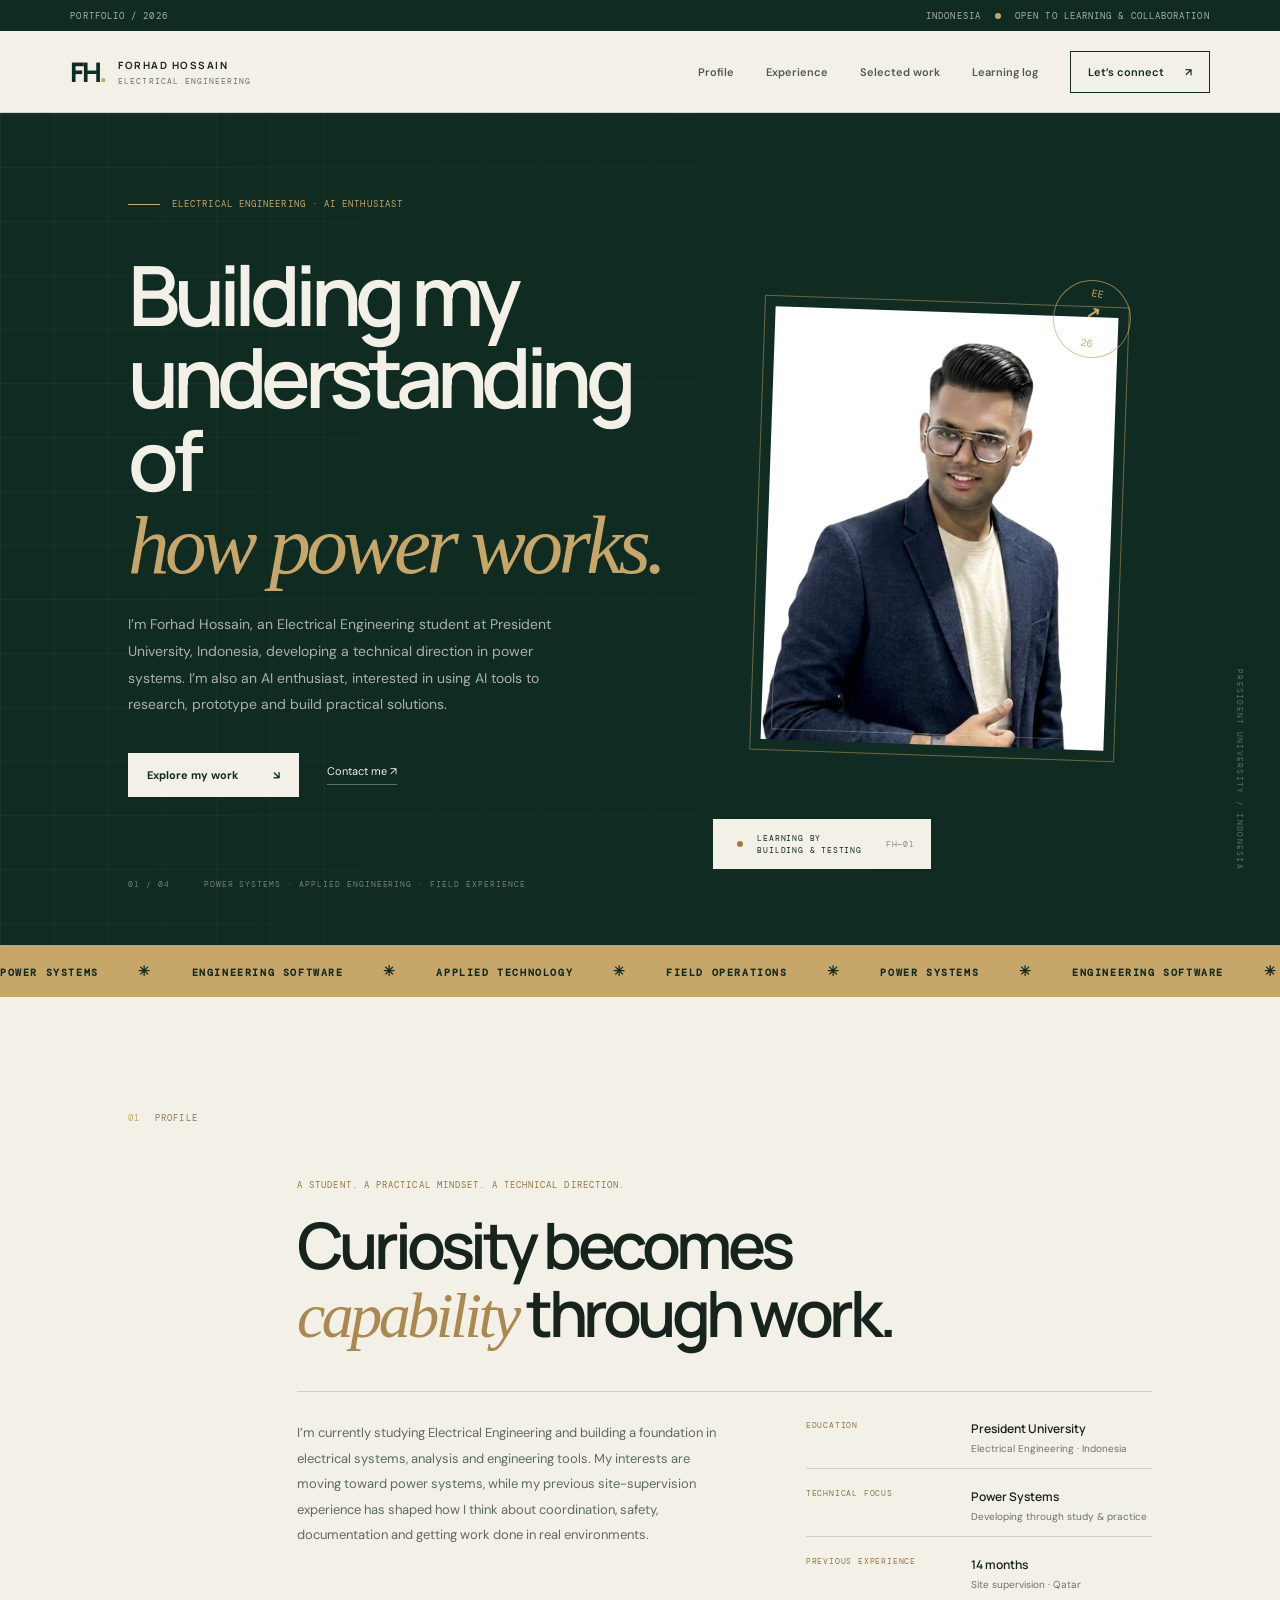
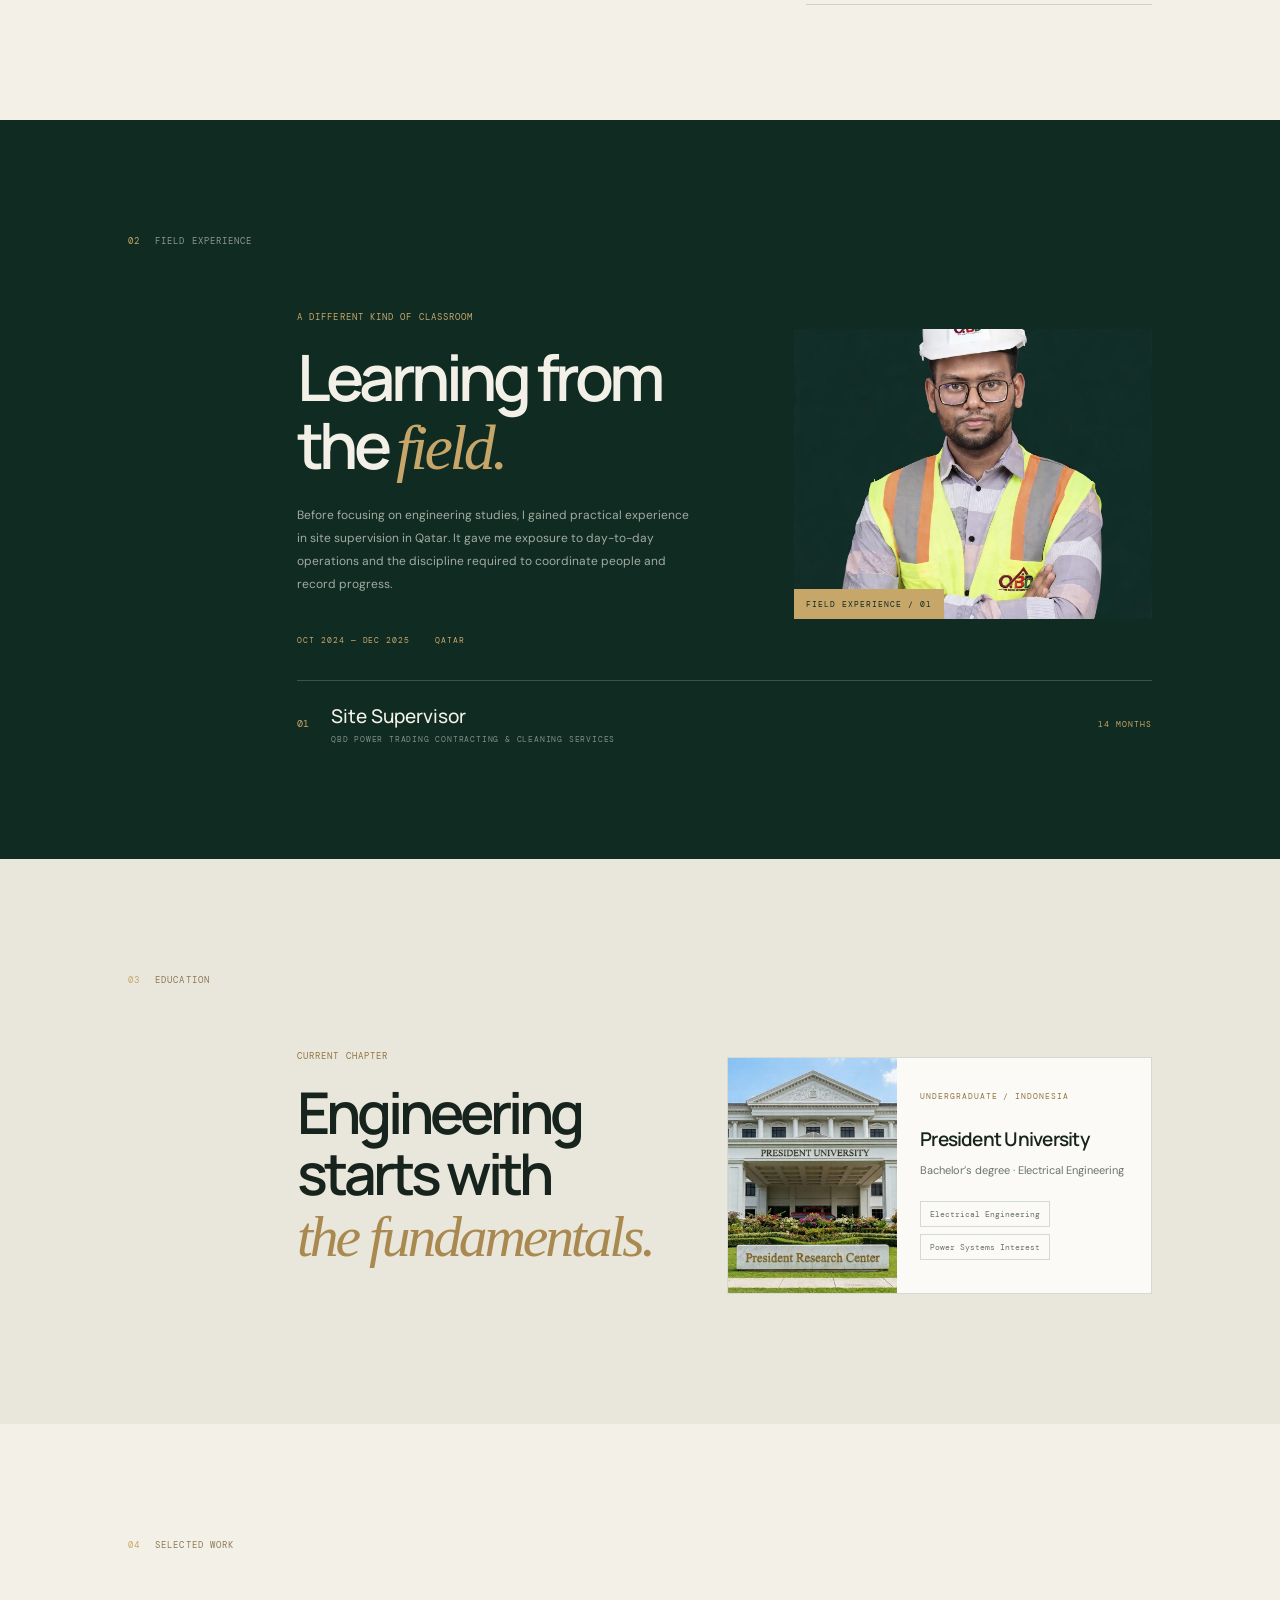
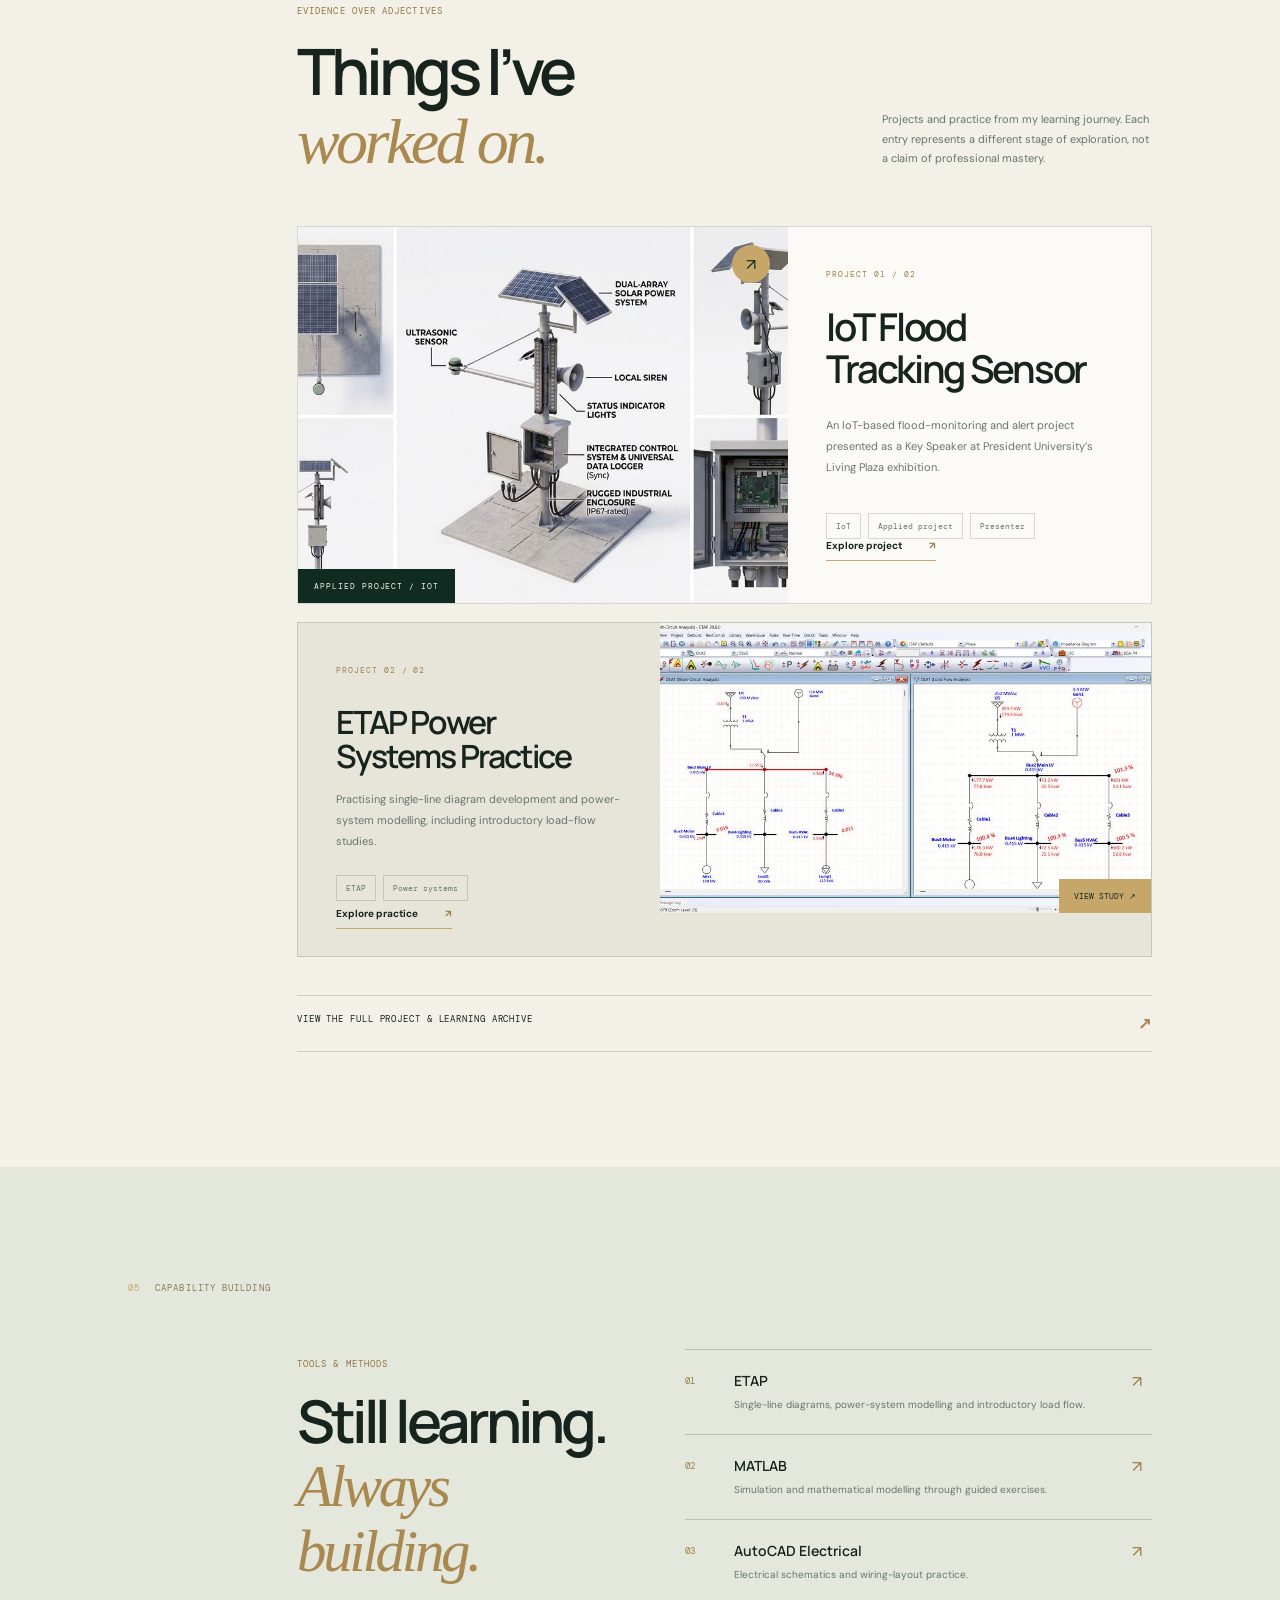
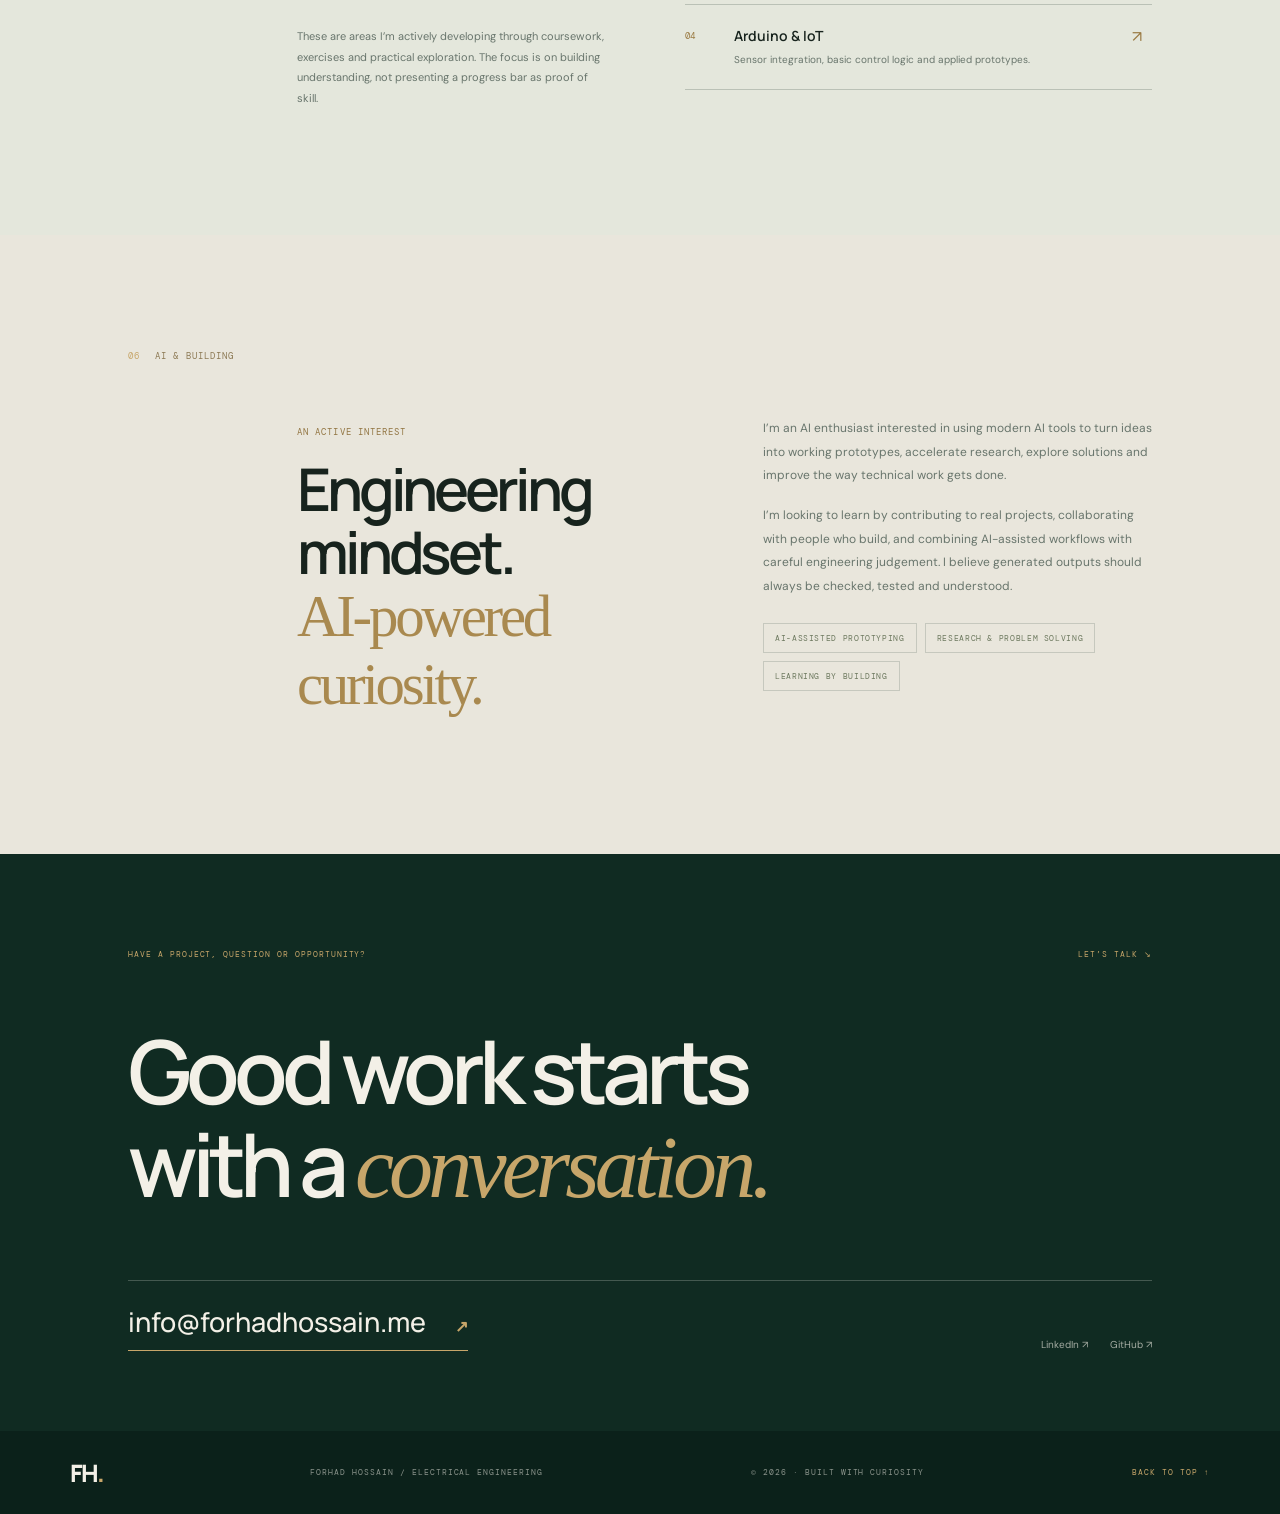
<file: redesign-preview/index.html>
<!doctype html>
<html lang="en">
<head>
<meta charset="utf-8"><meta name="viewport" content="width=device-width,initial-scale=1">
<title>Forhad Hossain | Electrical Engineering, Power Systems & AI</title>
<meta name="description" content="Forhad Hossain, Electrical Engineering undergraduate at President University, Indonesia. Interested in power systems, AI-assisted building and practical engineering.">
<meta name="theme-color" content="#102b22">
<link rel="preconnect" href="https://fonts.googleapis.com"><link rel="preconnect" href="https://fonts.gstatic.com" crossorigin>
<link href="https://fonts.googleapis.com/css2?family=DM+Mono:wght@400;500&family=DM+Sans:wght@400;500;600;700&family=Manrope:wght@400;500;600;700;800&display=swap" rel="stylesheet">
<link rel="stylesheet" href="styles/site.css">
</head>
<body>
<div class="topline"><span>PORTFOLIO / 2026</span><span>INDONESIA <i></i> OPEN TO LEARNING & COLLABORATION</span></div>
<header class="site-header">
 <a class="brand" href="#top" aria-label="Forhad Hossain home"><span class="brand-mark">FH<span>.</span></span><span class="brand-name">FORHAD HOSSAIN<small>ELECTRICAL ENGINEERING</small></span></a>
 <button class="menu-toggle" aria-expanded="false" aria-controls="main-nav">MENU <b>＋</b></button>
 <nav id="main-nav"><a href="#profile">Profile</a><a href="#experience">Experience</a><a href="#work">Selected work</a><a href="#learning">Learning log</a><a class="nav-contact" href="#contact">Let’s connect <span>↗</span></a></nav>
</header>
<main id="top">
<section class="hero">
 <div class="hero-copy">
  <p class="kicker"><span class="kicker-line"></span> ELECTRICAL ENGINEERING · AI ENTHUSIAST</p>
  <h1>Building my<br>understanding of<br><em>how power works.</em></h1>
  <p class="hero-intro">I’m Forhad Hossain, an Electrical Engineering student at President University, Indonesia, developing a technical direction in power systems. I’m also an AI enthusiast, interested in using AI tools to research, prototype and build practical solutions.</p>
  <div class="hero-actions"><a class="button button-light" href="#work">Explore my work <span>↘</span></a><a class="text-link" href="mailto:info@forhadhossain.me">Contact me ↗</a></div>
  <div class="hero-foot"><span>01 / 04</span><span>POWER SYSTEMS · APPLIED ENGINEERING · FIELD EXPERIENCE</span></div>
 </div>
 <div class="hero-visual">
  <div class="portrait-frame"><img src="../assets/profile/profile.jpg" alt="Portrait of Forhad Hossain"></div>
  <div class="portrait-note"><span class="note-dot"></span><span>LEARNING BY<br>BUILDING & TESTING</span><span class="note-index">FH—01</span></div>
  <div class="hero-stamp">EE<br><b>↗</b><br>26</div>
 </div>
 <div class="hero-side-label">PRESIDENT UNIVERSITY / INDONESIA</div>
</section>
<section class="ticker" aria-label="Areas of interest"><div>POWER SYSTEMS <b>✳</b> ENGINEERING SOFTWARE <b>✳</b> APPLIED TECHNOLOGY <b>✳</b> FIELD OPERATIONS <b>✳</b> POWER SYSTEMS <b>✳</b> ENGINEERING SOFTWARE <b>✳</b></div></section>
<section class="profile section-pad" id="profile">
 <div class="section-index"><span>01</span><span>PROFILE</span></div>
 <div class="profile-content"><p class="eyebrow">A student. A practical mindset. A technical direction.</p><h2>Curiosity becomes<br><em>capability</em> through work.</h2><div class="profile-bottom"><p>I’m currently studying Electrical Engineering and building a foundation in electrical systems, analysis and engineering tools. My interests are moving toward power systems, while my previous site-supervision experience has shaped how I think about coordination, safety, documentation and getting work done in real environments.</p><div class="profile-facts"><div><span>EDUCATION</span><b>President University</b><small>Electrical Engineering · Indonesia</small></div><div><span>TECHNICAL FOCUS</span><b>Power Systems</b><small>Developing through study & practice</small></div><div><span>PREVIOUS EXPERIENCE</span><b>14 months</b><small>Site supervision · Qatar</small></div></div></div></div>
</section>
<section class="experience section-pad" id="experience">
 <div class="section-index light"><span>02</span><span>FIELD EXPERIENCE</span></div>
 <div class="experience-layout"><div><p class="eyebrow eyebrow-light">A different kind of classroom</p><h2>Learning from<br>the <em>field.</em></h2><p class="experience-intro">Before focusing on engineering studies, I gained practical experience in site supervision in Qatar. It gave me exposure to day-to-day operations and the discipline required to coordinate people and record progress.</p><div class="experience-meta"><span>OCT 2024 — DEC 2025</span><span>QATAR</span></div></div><div class="experience-photo"><img src="../assets/experience/site-work.jpg" alt="Site work experience"><div class="photo-caption">FIELD EXPERIENCE / 01</div></div><div class="experience-role"><span class="role-no">01</span><div><h3>Site Supervisor</h3><p>QBD POWER TRADING CONTRACTING & CLEANING SERVICES</p></div><span class="role-period">14 MONTHS</span></div></div>
</section>
<section class="education section-pad">
 <div class="section-index"><span>03</span><span>EDUCATION</span></div><div class="education-layout"><div><p class="eyebrow">Current chapter</p><h2>Engineering<br>starts with<br><em>the fundamentals.</em></h2></div><div class="education-card"><img src="../assets/education/university.jpg" alt="University campus"><div class="education-card-body"><span class="mono">UNDERGRADUATE / INDONESIA</span><h3>President University</h3><p>Bachelor’s degree · Electrical Engineering</p><div class="education-tags"><span>Electrical Engineering</span><span>Power Systems Interest</span></div></div></div></div>
</section>
<section class="work section-pad" id="work">
 <div class="section-index"><span>04</span><span>SELECTED WORK</span></div><div class="work-heading"><div><p class="eyebrow">Evidence over adjectives</p><h2>Things I’ve<br><em>worked on.</em></h2></div><p>Projects and practice from my learning journey. Each entry represents a different stage of exploration, not a claim of professional mastery.</p></div>
 <div class="project-feature">
  <a class="project-image" href="projects.html#iot"><img src="../assets/projects/iot/flood-sensor.jpg" alt="IoT flood tracking sensor project"><span class="image-arrow">↗</span><span class="image-caption">APPLIED PROJECT / IOT</span></a>
  <div class="project-info"><span class="project-number">PROJECT 01 / 02</span><h3>IoT Flood<br>Tracking Sensor</h3><p>An IoT-based flood-monitoring and alert project presented as a Key Speaker at President University’s Living Plaza exhibition.</p><div class="project-tags"><span>IoT</span><span>Applied project</span><span>Presenter</span></div><a class="arrow-link" href="projects.html#iot">Explore project <b>↗</b></a></div>
 </div>
 <div class="project-secondary"><div class="secondary-info"><span class="project-number">PROJECT 02 / 02</span><h3>ETAP Power<br>Systems Practice</h3><p>Practising single-line diagram development and power-system modelling, including introductory load-flow studies.</p><div class="project-tags"><span>ETAP</span><span>Power systems</span></div><a class="arrow-link" href="projects.html#etap">Explore practice <b>↗</b></a></div><a class="secondary-image" href="projects.html#etap"><img src="../assets/projects/etap/beginner-01.jpg" alt="ETAP single line diagram practice"><span>VIEW STUDY ↗</span></a></div>
 <a class="all-work" href="projects.html"><span>VIEW THE FULL PROJECT & LEARNING ARCHIVE</span><b>↗</b></a>
</section>
<section class="learning section-pad" id="learning"><div class="section-index"><span>05</span><span>CAPABILITY BUILDING</span></div><div class="learning-layout"><div><p class="eyebrow">Tools & methods</p><h2>Still learning.<br><em>Always building.</em></h2><p class="learning-intro">These are areas I’m actively developing through coursework, exercises and practical exploration. The focus is on building understanding, not presenting a progress bar as proof of skill.</p></div><div class="capability-list"><div><span>01</span><div><h3>ETAP</h3><p>Single-line diagrams, power-system modelling and introductory load flow.</p></div><b>↗</b></div><div><span>02</span><div><h3>MATLAB</h3><p>Simulation and mathematical modelling through guided exercises.</p></div><b>↗</b></div><div><span>03</span><div><h3>AutoCAD Electrical</h3><p>Electrical schematics and wiring-layout practice.</p></div><b>↗</b></div><div><span>04</span><div><h3>Arduino & IoT</h3><p>Sensor integration, basic control logic and applied prototypes.</p></div><b>↗</b></div></div></div></section>
<section class="ai-focus section-pad" id="ai-focus"><div class="section-index"><span>06</span><span>AI & BUILDING</span></div><div class="ai-focus-layout"><div><p class="eyebrow">An active interest</p><h2>Engineering mindset.<br><em>AI-powered curiosity.</em></h2></div><div class="ai-focus-copy"><p>I’m an AI enthusiast interested in using modern AI tools to turn ideas into working prototypes, accelerate research, explore solutions and improve the way technical work gets done.</p><p>I’m looking to learn by contributing to real projects, collaborating with people who build, and combining AI-assisted workflows with careful engineering judgement. I believe generated outputs should always be checked, tested and understood.</p><div class="ai-interest-tags"><span>AI-ASSISTED PROTOTYPING</span><span>RESEARCH & PROBLEM SOLVING</span><span>LEARNING BY BUILDING</span></div></div></div></section>
<section class="contact section-pad" id="contact"><div class="contact-top"><span>HAVE A PROJECT, QUESTION OR OPPORTUNITY?</span><span>LET’S TALK ↘</span></div><h2>Good work starts<br>with a <em>conversation.</em></h2><div class="contact-bottom"><a class="contact-email" href="mailto:info@forhadhossain.me">info@forhadhossain.me <b>↗</b></a><div class="contact-links"><a href="https://www.linkedin.com/in/forhadhossain-ee" target="_blank" rel="noreferrer">LinkedIn ↗</a><a href="https://github.com/forhadhossain-ee" target="_blank" rel="noreferrer">GitHub ↗</a></div></div></section>
</main>
<footer><a class="footer-brand" href="#top">FH<span>.</span></a><span>FORHAD HOSSAIN / ELECTRICAL ENGINEERING</span><span>© 2026 · BUILT WITH CURIOSITY</span><a href="#top">BACK TO TOP ↑</a></footer>
<script src="scripts/site.js"></script>
</body></html>
</file>
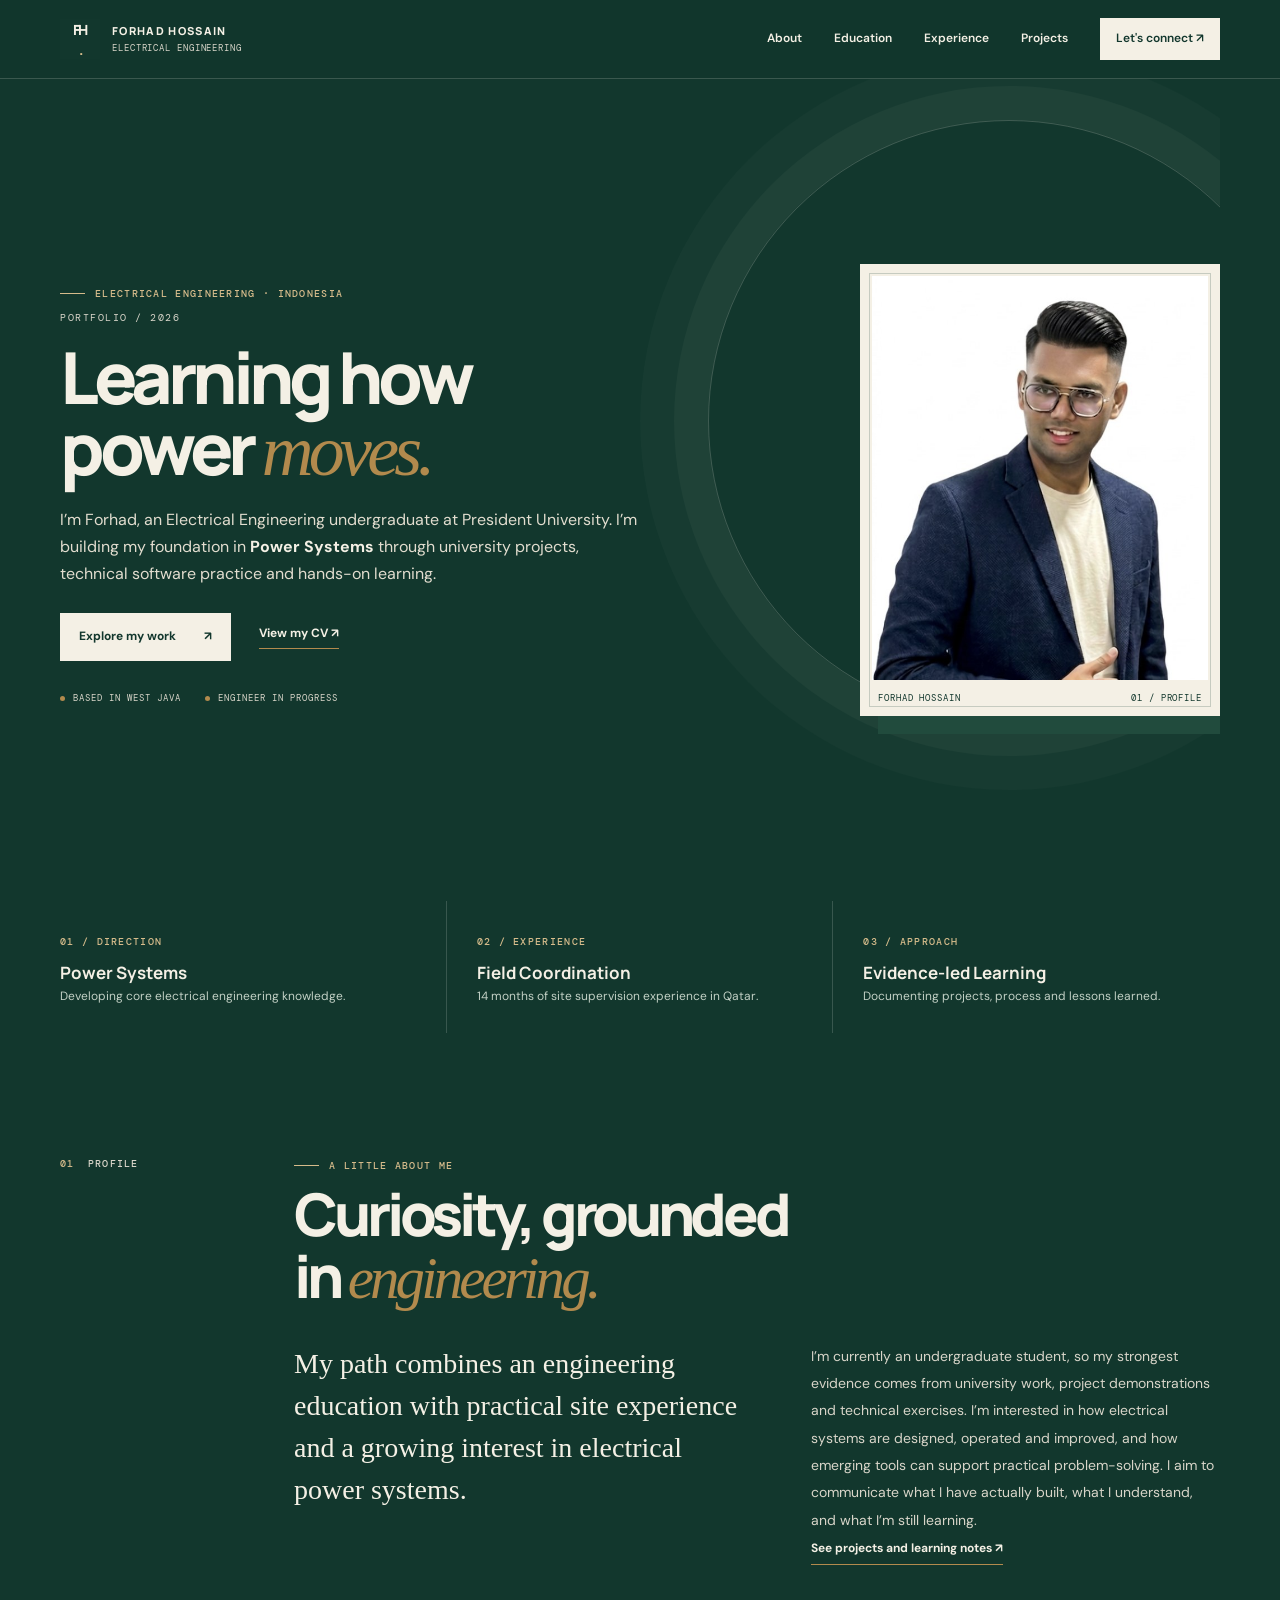
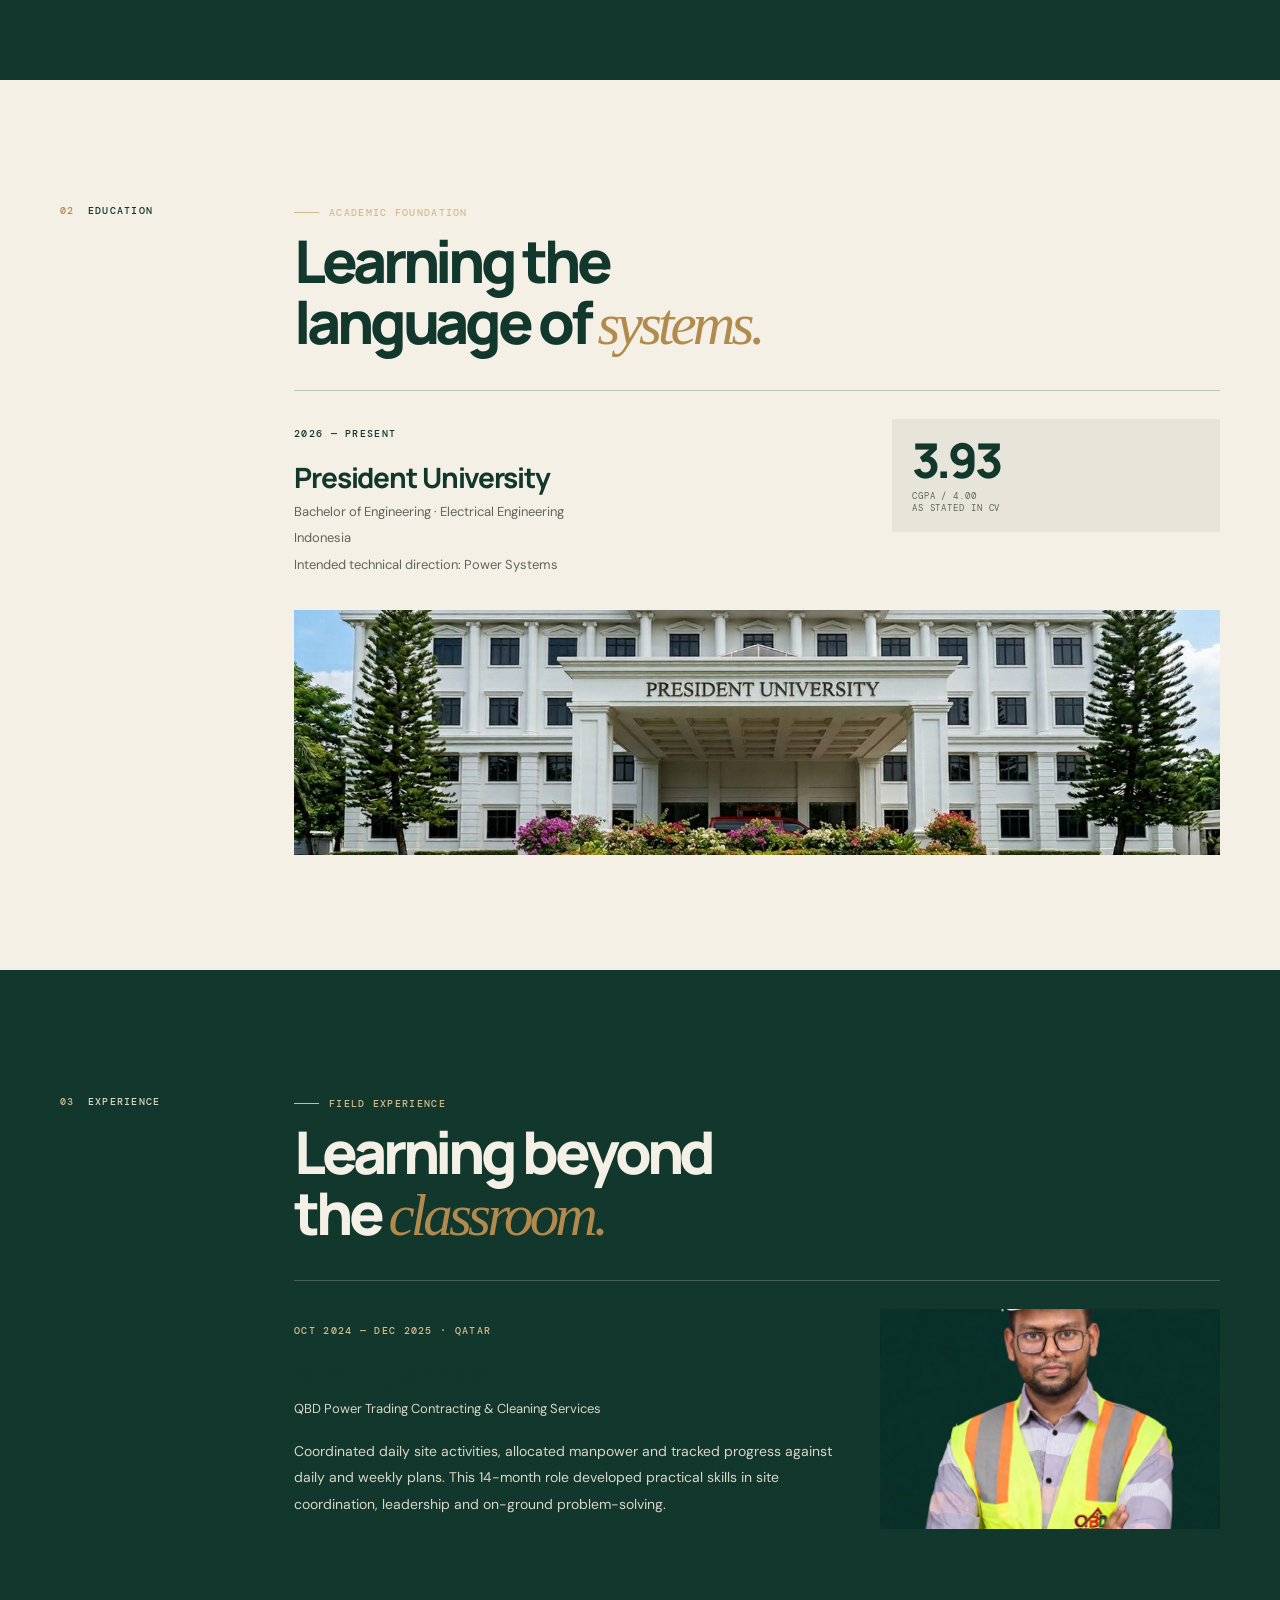
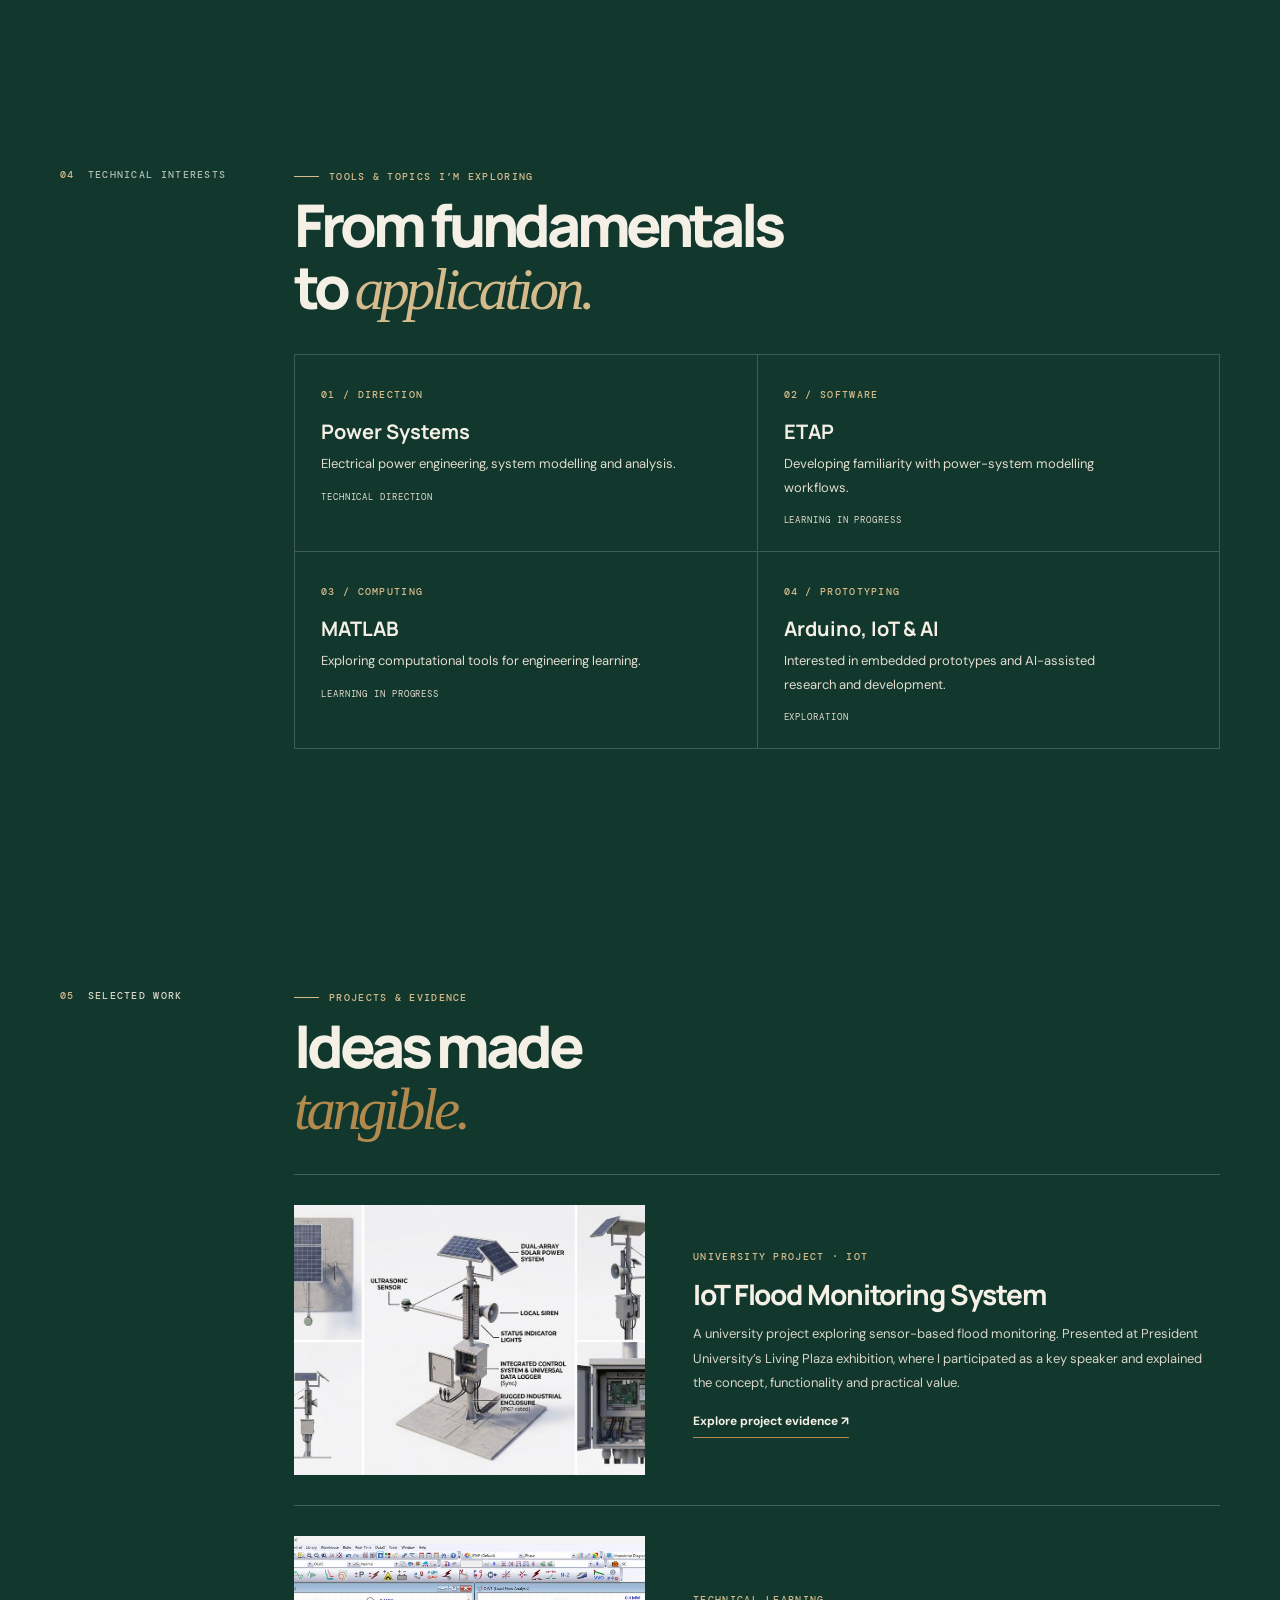
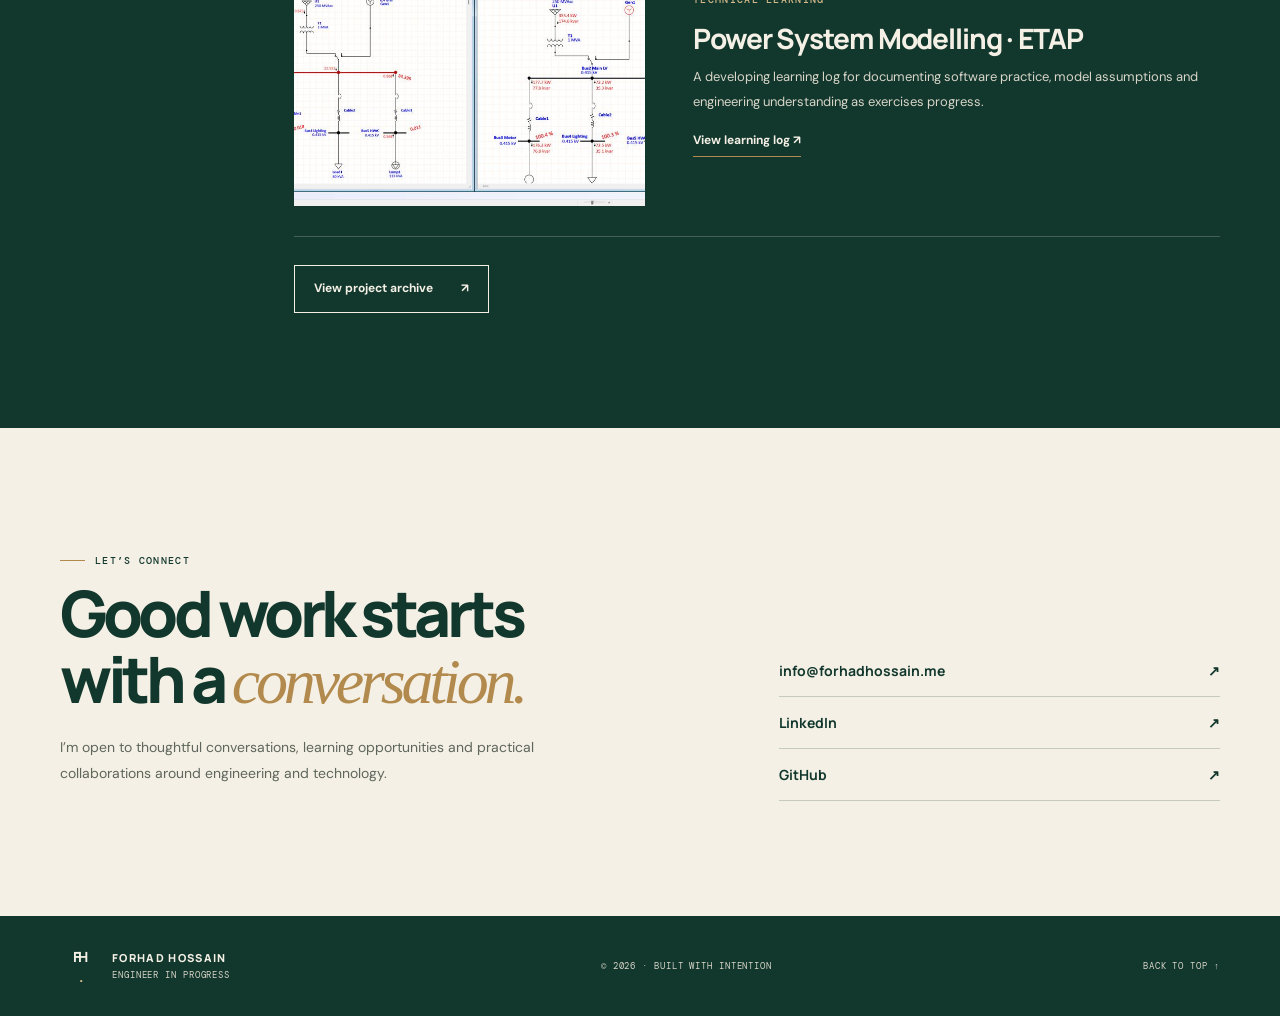
<file: v3-preview/index.html>
<!doctype html>
<html lang="en">
<head>
<meta charset="utf-8">
<meta name="viewport" content="width=device-width, initial-scale=1">
<meta name="theme-color" content="#12372d">
<meta name="description" content="MD Forhad Hossain, Electrical Engineering undergraduate at President University, Indonesia. Exploring Power Systems through university projects, technical learning and practical experience.">
<title>Forhad Hossain | Electrical Engineering & Power Systems</title>
<link rel="preconnect" href="https://fonts.googleapis.com">
<link rel="preconnect" href="https://fonts.gstatic.com" crossorigin>
<link href="https://fonts.googleapis.com/css2?family=DM+Mono:wght@400;500&family=DM+Sans:wght@400;500;600;700&family=Manrope:wght@400;500;600;700;800&display=swap" rel="stylesheet">
<link rel="stylesheet" href="css/style.css">
</head>
<body>
<a class="skip-link" href="#main">Skip to content</a>
<header class="site-header"><div class="header-inner">
<a class="brand" href="index.html" aria-label="Forhad Hossain home"><span class="brand-symbol">FH<span>.</span></span><span class="brand-copy">FORHAD HOSSAIN<small>ELECTRICAL ENGINEERING</small></span></a>
<button class="menu-toggle" type="button" aria-expanded="false" aria-controls="primary-nav" aria-label="Open navigation"><span></span><span></span></button>
<nav class="primary-nav" id="primary-nav" aria-label="Primary navigation"><a href="#about">About</a><a href="#education">Education</a><a href="#experience">Experience</a><a href="projects.html">Projects</a><a class="nav-contact" href="#contact">Let's connect ↗</a></nav>
</div></header>
<main id="main">
<section class="hero container">
<div class="hero-copy">
<p class="eyebrow">Electrical engineering · Indonesia</p>
<p class="hero-kicker">PORTFOLIO / 2026</p>
<h1>Learning how<br>power <em>moves.</em></h1>
<p class="hero-lede">I’m Forhad, an Electrical Engineering undergraduate at President University. I’m building my foundation in <strong>Power Systems</strong> through university projects, technical software practice and hands-on learning.</p>
<div class="hero-actions"><a class="button button-primary" href="projects.html">Explore my work <span>↗</span></a><a class="inline-link" href="../assets/resume/Forhad-Hossain-CV.pdf" target="_blank" rel="noopener">View my CV ↗</a></div>
<div class="hero-foot"><span>BASED IN WEST JAVA</span><span>ENGINEER IN PROGRESS</span></div>
</div>
<figure class="hero-portrait"><img src="../assets/profile/profile.jpg" alt="Portrait of Forhad Hossain"><figcaption class="portrait-caption"><span>FORHAD HOSSAIN</span><span>01 / PROFILE</span></figcaption></figure>
</section>
<section class="identity-strip" aria-label="Professional direction"><div class="container identity-grid">
<div class="identity-item"><span class="micro">01 / DIRECTION</span><h2>Power Systems</h2><p>Developing core electrical engineering knowledge.</p></div>
<div class="identity-item"><span class="micro">02 / EXPERIENCE</span><h2>Field Coordination</h2><p>14 months of site supervision experience in Qatar.</p></div>
<div class="identity-item"><span class="micro">03 / APPROACH</span><h2>Evidence-led Learning</h2><p>Documenting projects, process and lessons learned.</p></div>
</div></section>
<section class="section container" id="about"><div class="section-grid"><div class="section-index"><strong>01</strong><span>PROFILE</span></div><div class="section-content"><p class="eyebrow">A LITTLE ABOUT ME</p><h2 class="section-heading">Curiosity, grounded<br>in <em>engineering.</em></h2><div class="about-columns"><p class="about-statement">My path combines an engineering education with practical site experience and a growing interest in electrical power systems.</p><div><p class="about-detail">I’m currently an undergraduate student, so my strongest evidence comes from university work, project demonstrations and technical exercises. I’m interested in how electrical systems are designed, operated and improved, and how emerging tools can support practical problem-solving. I aim to communicate what I have actually built, what I understand, and what I’m still learning.</p><a class="inline-link" href="projects.html">See projects and learning notes ↗</a></div></div></div></div></section>
<section class="section education-section" id="education"><div class="container section-grid"><div class="section-index"><strong>02</strong><span>EDUCATION</span></div><div class="section-content"><p class="eyebrow">ACADEMIC FOUNDATION</p><h2 class="section-heading">Learning the<br>language of <em>systems.</em></h2><div class="education-card"><div><span class="tag">2026 — PRESENT</span><h3>President University</h3><p>Bachelor of Engineering · Electrical Engineering</p><p>Indonesia</p><p>Intended technical direction: Power Systems</p></div><div class="gpa-block"><strong>3.93</strong><span>CGPA / 4.00<br>As stated in CV</span></div></div><img class="campus-image" src="../assets/education/university.jpg" alt="President University campus"></div></div></section>
<section class="section container" id="experience"><div class="section-grid"><div class="section-index"><strong>03</strong><span>EXPERIENCE</span></div><div class="section-content"><p class="eyebrow">FIELD EXPERIENCE</p><h2 class="section-heading">Learning beyond<br>the <em>classroom.</em></h2><div class="experience-card"><div><span class="tag">OCT 2024 — DEC 2025 · QATAR</span><h3>Site Supervisor</h3><p>QBD Power Trading Contracting & Cleaning Services</p><p class="body-copy">Coordinated daily site activities, allocated manpower and tracked progress against daily and weekly plans. This 14-month role developed practical skills in site coordination, leadership and on-ground problem-solving.</p></div><img class="experience-image" src="../assets/experience/site-work.jpg" alt="Forhad at a work site wearing safety equipment"></div></div></div></section>
<section class="section interest-section"><div class="container section-grid"><div class="section-index"><strong>04</strong><span>TECHNICAL INTERESTS</span></div><div class="section-content"><p class="eyebrow">TOOLS & TOPICS I’M EXPLORING</p><h2 class="section-heading">From fundamentals<br>to <em>application.</em></h2><div class="interest-grid">
<article class="interest-card"><span class="micro">01 / DIRECTION</span><h3>Power Systems</h3><p>Electrical power engineering, system modelling and analysis.</p><small>TECHNICAL DIRECTION</small></article>
<article class="interest-card"><span class="micro">02 / SOFTWARE</span><h3>ETAP</h3><p>Developing familiarity with power-system modelling workflows.</p><small>LEARNING IN PROGRESS</small></article>
<article class="interest-card"><span class="micro">03 / COMPUTING</span><h3>MATLAB</h3><p>Exploring computational tools for engineering learning.</p><small>LEARNING IN PROGRESS</small></article>
<article class="interest-card"><span class="micro">04 / PROTOTYPING</span><h3>Arduino, IoT & AI</h3><p>Interested in embedded prototypes and AI-assisted research and development.</p><small>EXPLORATION</small></article>
</div></div></div></section>
<section class="section container"><div class="section-grid"><div class="section-index"><strong>05</strong><span>SELECTED WORK</span></div><div class="section-content"><p class="eyebrow">PROJECTS & EVIDENCE</p><h2 class="section-heading">Ideas made<br><em>tangible.</em></h2><div class="project-list">
<article class="project-row"><img class="project-image" src="../assets/projects/iot/flood-sensor.jpg" alt="IoT flood monitoring sensor project"><div class="project-copy"><span class="tag">UNIVERSITY PROJECT · IOT</span><h3>IoT Flood Monitoring System</h3><p>A university project exploring sensor-based flood monitoring. Presented at President University’s Living Plaza exhibition, where I participated as a key speaker and explained the concept, functionality and practical value.</p><a class="inline-link" href="projects.html#flood">Explore project evidence ↗</a></div></article>
<article class="project-row"><img class="project-image" src="../assets/projects/etap/beginner-01.jpg" alt="ETAP power system modelling exercise"><div class="project-copy"><span class="tag">TECHNICAL LEARNING</span><h3>Power System Modelling · ETAP</h3><p>A developing learning log for documenting software practice, model assumptions and engineering understanding as exercises progress.</p><a class="inline-link" href="projects.html#etap">View learning log ↗</a></div></article>
</div><a class="button button-secondary" href="projects.html" style="margin-top:28px">View project archive <span>↗</span></a></div></div></section>
<section class="section contact-section" id="contact"><div class="container contact-layout"><div><p class="eyebrow">LET’S CONNECT</p><h2 class="contact-title">Good work starts<br>with a <em>conversation.</em></h2><p class="contact-description">I’m open to thoughtful conversations, learning opportunities and practical collaborations around engineering and technology.</p></div><div class="contact-links"><a href="mailto:info@forhadhossain.me"><span>info@forhadhossain.me</span><span>↗</span></a><a href="https://www.linkedin.com/in/forhadhossain-ee/" target="_blank" rel="noopener"><span>LinkedIn</span><span>↗</span></a><a href="https://github.com/forhadhossain-ee" target="_blank" rel="noopener"><span>GitHub</span><span>↗</span></a></div></div></section>
</main>
<footer class="container site-footer"><a class="brand" href="index.html"><span class="brand-symbol">FH<span>.</span></span><span class="brand-copy">FORHAD HOSSAIN<small>ENGINEER IN PROGRESS</small></span></a><span class="footer-note">© 2026 · BUILT WITH INTENTION</span><a class="back-top" href="#main">BACK TO TOP ↑</a></footer>
<script src="js/script.js"></script>
</body></html>
</file>
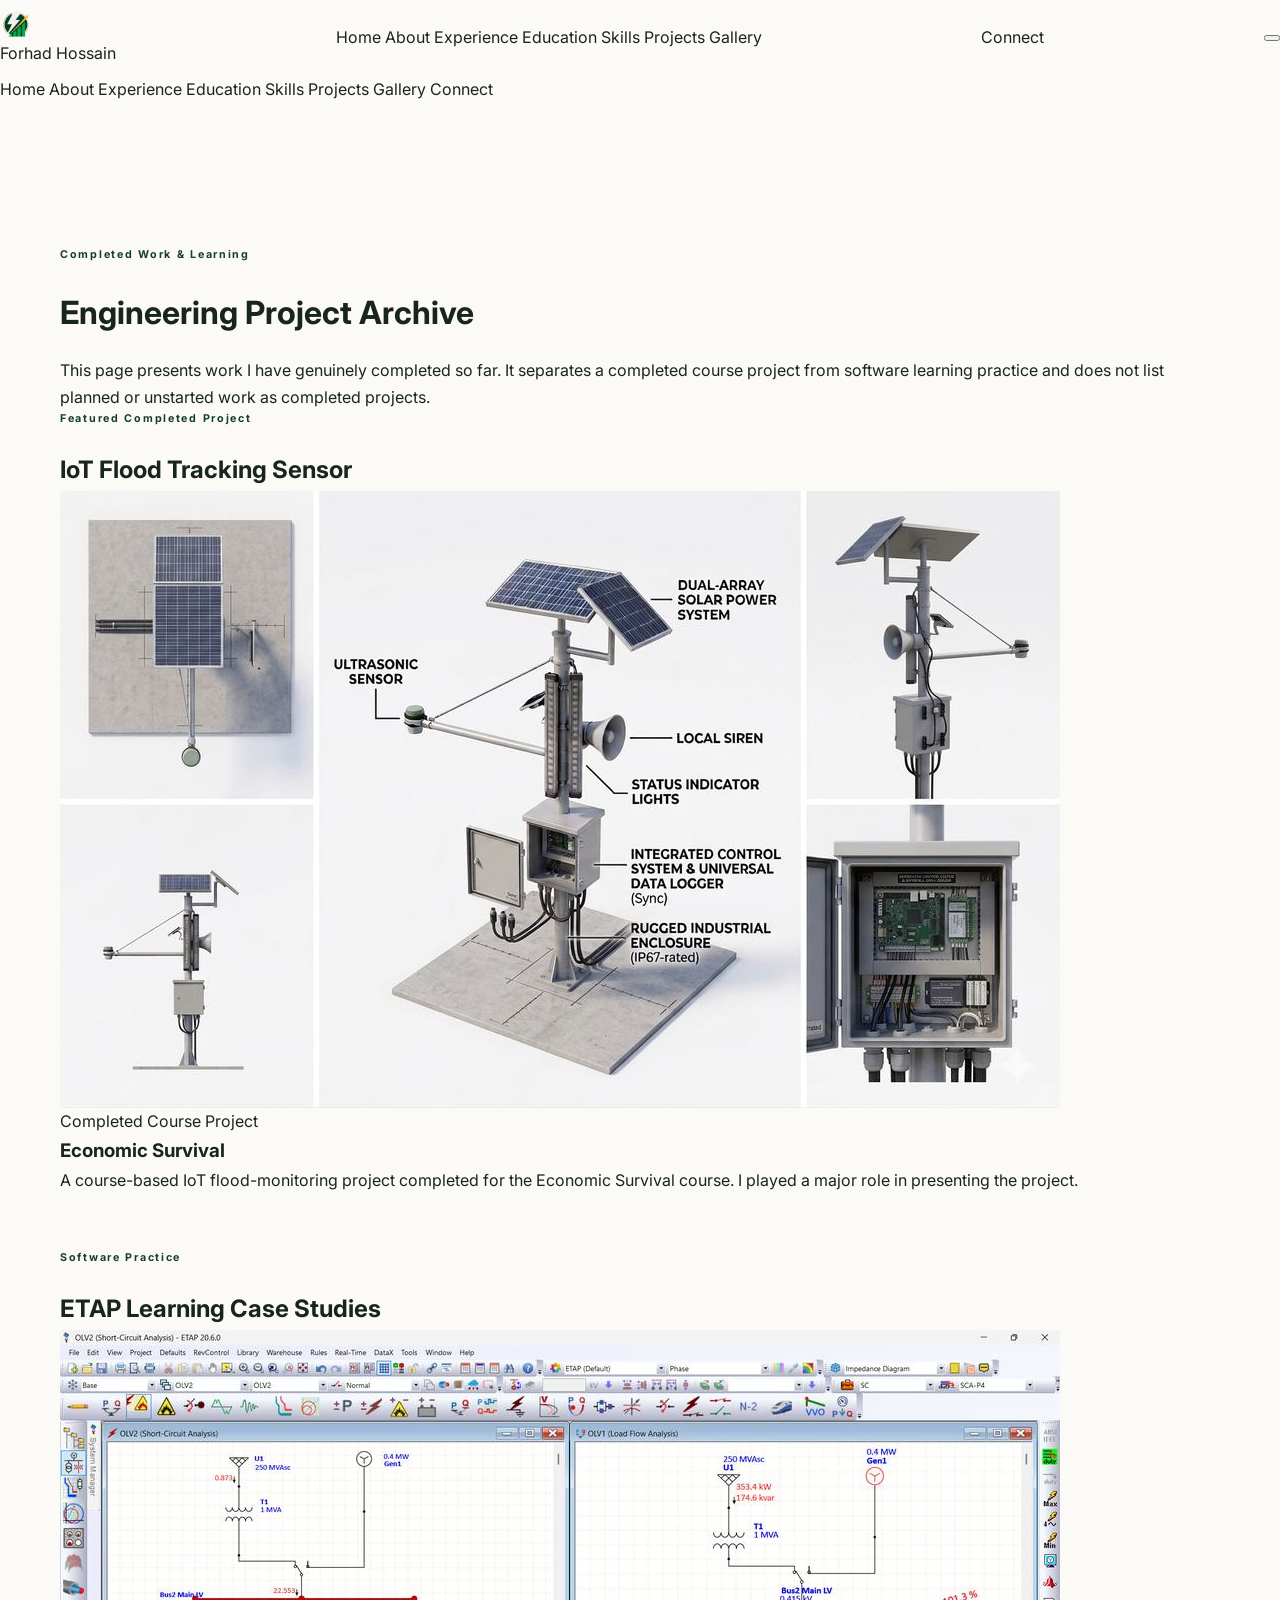
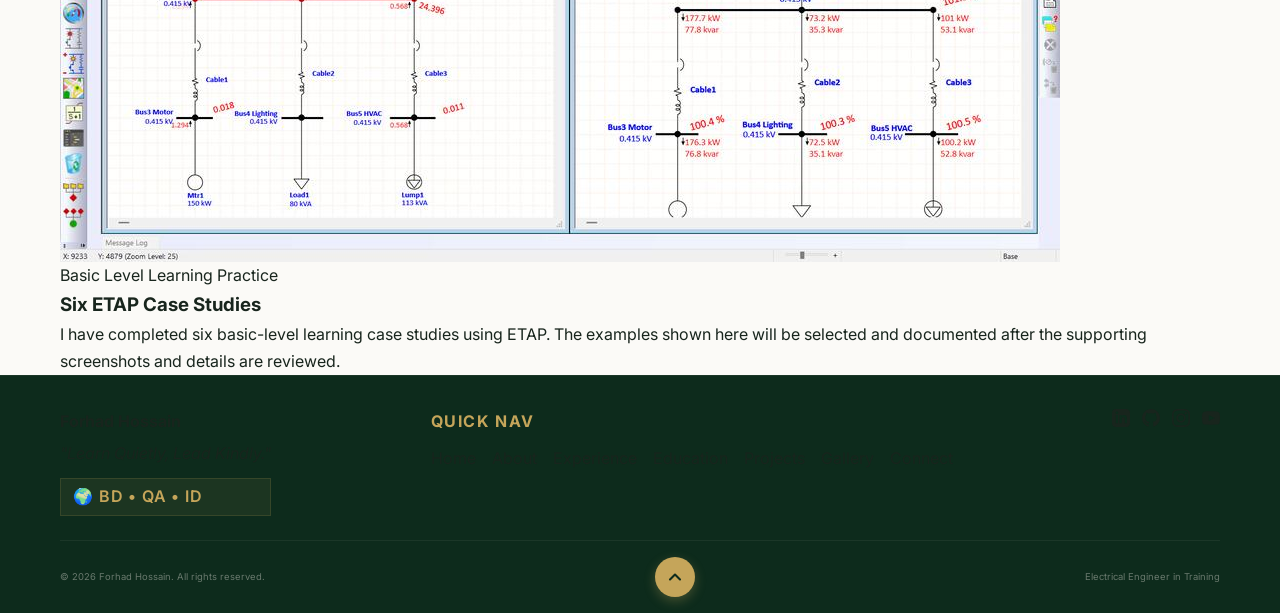
<file: pages/projects.html>
<!DOCTYPE html>
<html lang="en">
<head>
    <meta charset="UTF-8" />
    <meta name="viewport" content="width=device-width, initial-scale=1.0" />
    <title>Engineering Project Archive | Forhad Hossain</title>
    <meta name="description" content="A concise record of Forhad Hossain’s completed IoT course project and basic-level ETAP learning case studies, with a focus on Electrical Engineering and power systems." />
    <meta name="keywords" content="Forhad Hossain, Md Forhad Hossain, Electrical Engineering Projects, Power Systems, ETAP Learning Case Studies, IoT Project, Engineering Portfolio, Project Log, Electrical Engineering Student" />
    <meta name="author" content="Forhad Hossain" />
    <meta name="theme-color" content="#1B4332" />
    <meta name="robots" content="index, follow" />
    <link rel="canonical" href="https://forhadhossain.me/pages/projects.html" />

    <!-- ════════════════════════════════════════════════════
         FAVICON (আপডেট করা হয়েছে)
         ════════════════════════════════════════════════════ -->
    <link rel="icon" href="../assets/logo/logo.png" type="image/png" />
    <link rel="apple-touch-icon" href="../assets/logo/logo.png" />

    <!-- Open Graph -->
    <meta property="og:type" content="website" />
    <meta property="og:site_name" content="Forhad Hossain | Engineering Project Log" />
    <meta property="og:title" content="Engineering Project Archive | Forhad Hossain" />
    <meta property="og:description" content="A concise record of a completed IoT course project and basic-level ETAP learning case studies by Forhad Hossain." />
    <meta property="og:url" content="https://forhadhossain.me/pages/projects.html" />
    <meta property="og:image" content="https://forhadhossain.me/assets/projects/etap/beginner-01.jpg" />
    <meta property="og:image:alt" content="ETAP power systems project work by Forhad Hossain (Md Forhad Hossain)" />

    <!-- Twitter Card -->
    <meta name="twitter:card" content="summary_large_image" />
    <meta name="twitter:title" content="Engineering Project Log | Forhad Hossain — Power Systems &amp; Electrical Engineering" />
    <meta name="twitter:description" content="A concise record of a completed IoT course project and basic-level ETAP learning case studies." />
    <meta name="twitter:image" content="https://forhadhossain.me/assets/projects/etap/beginner-01.jpg" />
    <meta name="twitter:image:alt" content="ETAP power systems project work by Forhad Hossain" />

    <!-- Google Fonts -->
    <link rel="preconnect" href="https://fonts.googleapis.com" />
    <link rel="preconnect" href="https://fonts.gstatic.com" crossorigin />
    <link href="https://fonts.googleapis.com/css2?family=Inter:wght@400;600;700&family=Space+Grotesk:wght@700;800&display=swap" rel="stylesheet" />

    <!-- External Stylesheets -->
    <link rel="stylesheet" href="../css/style.css" />

    <!-- Structured Data (JSON-LD) -->
    <script type="application/ld+json">
    {
      "@context": "https://schema.org",
      "@type": "CollectionPage",
      "@id": "https://forhadhossain.me/pages/projects.html#webpage",
      "url": "https://forhadhossain.me/pages/projects.html",
      "name": "Engineering Project Archive | Forhad Hossain",
      "description": "A concise record of a completed IoT course project and basic-level ETAP learning case studies by Forhad Hossain.",
      "about": {
        "@type": "Thing",
        "name": "Electrical Engineering and Power Systems"
      },
      "mentions": [
        "Electrical Engineering",
        "Power Systems",
        "ETAP",
        "Internet of Things (IoT)",
        "Renewable Energy"
      ],
      "mainEntity": {
        "@type": "ItemList",
        "itemListElement": [
          {
            "@type": "ListItem",
            "position": 1,
            "item": {
              "@type": "CreativeWork",
              "name": "IoT Flood Tracking Sensor",
              "description": "Completed course-based IoT project for the Economic Survival course."
            }
          },
          {
            "@type": "ListItem",
            "position": 2,
            "item": {
              "@type": "CreativeWork",
              "name": "ETAP Learning Case Studies",
              "description": "Six completed basic-level learning case studies using ETAP."
            }
          }
        ]
      }
    }
    </script>
</head>
<body>

    <!-- ============================================================
         NAVIGATION (লোগো PNG দিয়ে আপডেট করা হয়েছে)
         ============================================================ -->
    <div class="nav-wrap">
        <nav class="nav is-condensed">
            <a href="../index.html#home" class="nav__logo">
                <img src="../assets/logo/logo.png" alt="Forhad Hossain Logo" style="height: 32px; width: auto; flex-shrink: 0;" />
                Forhad Hossain
            </a>
            <div class="nav__links">
                <span class="nav__indicator is-visible"></span>
                <a href="../index.html#home" class="nav__link">Home</a>
                <a href="../index.html#about" class="nav__link">About</a>
                <a href="../index.html#experience" class="nav__link">Experience</a>
                <a href="../index.html#education" class="nav__link">Education</a>
                <a href="../index.html#skills" class="nav__link">Skills</a>
                <a href="projects.html" class="nav__link is-active">Projects</a>
                <a href="../index.html#gallery" class="nav__link">Gallery</a>
            </div>
            <a href="../index.html#cta" class="nav__cta">Connect</a>
            <button class="nav__burger" aria-label="Open menu">
                <span></span><span></span><span></span>
            </button>
        </nav>
    </div>
    <div class="nav__mobile">
        <a href="../index.html#home">Home</a>
        <a href="../index.html#about">About</a>
        <a href="../index.html#experience">Experience</a>
        <a href="../index.html#education">Education</a>
        <a href="../index.html#skills">Skills</a>
        <a href="projects.html">Projects</a>
        <a href="../index.html#gallery">Gallery</a>
        <a href="../index.html#cta">Connect</a>
    </div>

    <!-- ============================================================
         PAGE HEADER
         ============================================================ -->
    <header class="section--dark" style="padding-top:calc(96px + 48px);">
        <div class="container">
            <p class="eyebrow">Completed Work &amp; Learning</p>
            <h1 style="color:var(--on-dark);">Engineering Project Archive</h1>
            <p class="lead" style="color:var(--on-dark-muted); margin-top:16px;">
                This page presents work I have genuinely completed so far. It separates a completed course project from software learning practice and does not list planned or unstarted work as completed projects.
            </p>
        </div>
    </header>

    <!-- ============================================================
         PROJECTS SECTION
         ============================================================ -->
    <section class="section--paper">
        <div class="container">
            <div class="section-head">
                <p class="eyebrow">Featured Completed Project</p>
                <h2>IoT Flood Tracking Sensor</h2>
            </div>
            <div class="card-grid">
                <article class="card card--featured">
                    <div class="asset-slot">
                        <img src="../assets/projects/iot/flood-sensor.jpg" alt="IoT Flood Tracking Sensor course project" loading="lazy" />
                    </div>
                    <div class="tag-row">
                        <span class="tag tag--gold">Completed</span>
                        <span class="tag">Course Project</span>
                    </div>
                    <h3>Economic Survival</h3>
                    <p>A course-based IoT flood-monitoring project completed for the Economic Survival course. I played a major role in presenting the project.</p>
                </article>
            </div>
            <div class="section-head" style="margin-top:56px;">
                <p class="eyebrow">Software Practice</p>
                <h2>ETAP Learning Case Studies</h2>
            </div>
            <div class="card-grid">
                <article class="card card--large">
                    <div class="asset-slot">
                        <img src="../assets/projects/etap/beginner-01.jpg" alt="ETAP software learning practice" loading="lazy" />
                    </div>
                    <div class="tag-row">
                        <span class="tag tag--sage">Basic Level</span>
                        <span class="tag">Learning Practice</span>
                    </div>
                    <h3>Six ETAP Case Studies</h3>
                    <p>I have completed six basic-level learning case studies using ETAP. The examples shown here will be selected and documented after the supporting screenshots and details are reviewed.</p>
                </article>
            </div>
        </div>
    </section>

    <!-- ============================================================
         FOOTER
         ============================================================ -->
    <footer id="footer" class="section--dark" style="padding:32px 0 16px; background:var(--forest); border-top:1px solid rgba(245,240,232,0.06);">
        <div class="container">
            <div class="footer-top" style="display:flex; justify-content:space-between; align-items:flex-start; gap:24px; padding-bottom:24px; border-bottom:1px solid rgba(245,240,232,0.06); flex-wrap:wrap;">
                <div class="footer-brand">
                    <h3 style="color:var(--on-dark); font-size:var(--t-xl); margin-bottom:2px; font-family:var(--f-display);">Forhad Hossain</h3>
                    <p style="color:var(--on-dark-faint); font-style:italic; font-size:var(--t-sm);">"Learn Quietly, Lead Kindly."</p>
                    <div class="footer-location" style="display:inline-flex; align-items:center; gap:6px; background:rgba(197,165,90,0.08); padding:4px 12px; border-radius:var(--r-tag); border:1px solid rgba(197,165,90,0.15); margin-top:8px;">
                        <span style="font-size:1rem;">🌍</span>
                        <span style="font-size:var(--t-xs); color:var(--gold); font-weight:600; letter-spacing:0.05em;">BD • QA • ID</span>
                    </div>
                </div>

                <div class="footer-nav" style="display:flex; flex-direction:column; gap:6px;">
                    <h4 style="color:var(--gold); font-size:var(--t-xs); text-transform:uppercase; letter-spacing:0.1em; margin-bottom:4px;">Quick Nav</h4>
                    <div style="display:flex; gap:16px; flex-wrap:wrap;">
                        <a href="../index.html#home" style="color:var(--on-dark-muted); font-size:var(--t-xs); transition:var(--motion); text-decoration:none;">Home</a>
                        <a href="../index.html#about" style="color:var(--on-dark-muted); font-size:var(--t-xs); transition:var(--motion); text-decoration:none;">About</a>
                        <a href="../index.html#experience" style="color:var(--on-dark-muted); font-size:var(--t-xs); transition:var(--motion); text-decoration:none;">Experience</a>
                        <a href="../index.html#education" style="color:var(--on-dark-muted); font-size:var(--t-xs); transition:var(--motion); text-decoration:none;">Education</a>
                        <a href="projects.html" style="color:var(--on-dark-muted); font-size:var(--t-xs); transition:var(--motion); text-decoration:none;">Projects</a>
                        <a href="../index.html#gallery" style="color:var(--on-dark-muted); font-size:var(--t-xs); transition:var(--motion); text-decoration:none;">Gallery</a>
                        <a href="../index.html#cta" style="color:var(--on-dark-muted); font-size:var(--t-xs); transition:var(--motion); text-decoration:none;">Connect</a>
                    </div>
                </div>

                <div class="footer-social" style="display:flex; gap:12px;">
                    <a href="https://www.linkedin.com/in/forhadhossain-ee/" target="_blank" style="color:var(--on-dark-muted); transition:var(--motion);" aria-label="LinkedIn" rel="me noopener noreferrer">
                        <svg xmlns="http://www.w3.org/2000/svg" width="18" height="18" fill="currentColor" viewBox="0 0 24 24"><path d="M19 0h-14c-2.761 0-5 2.239-5 5v14c0 2.761 2.239 5 5 5h14c2.762 0 5-2.239 5-5v-14c0-2.761-2.238-5-5-5zm-11 19h-3v-11h3v11zm-1.5-12.268c-.966 0-1.75-.79-1.75-1.764s.784-1.764 1.75-1.764 1.75.79 1.75 1.764-.783 1.764-1.75 1.764zm13.5 12.268h-3v-5.604c0-3.368-4-3.113-4 0v5.604h-3v-11h3v1.765c1.396-2.586 7-2.777 7 2.476v6.759z"/></svg>
                    </a>
                    <a href="https://github.com/forhadhossain-ee" target="_blank" style="color:var(--on-dark-muted); transition:var(--motion);" aria-label="GitHub" rel="me noopener noreferrer">
                        <svg xmlns="http://www.w3.org/2000/svg" width="18" height="18" fill="currentColor" viewBox="0 0 24 24"><path d="M12 0c-6.626 0-12 5.373-12 12 0 5.302 3.438 9.8 8.207 11.387.599.111.793-.261.793-.577v-2.234c-3.338.726-4.033-1.416-4.033-1.416-.546-1.387-1.333-1.756-1.333-1.756-1.089-.745.083-.729.083-.729 1.205.084 1.839 1.237 1.839 1.237 1.07 1.834 2.807 1.304 3.492.997.107-.775.418-1.305.762-1.604-2.665-.305-5.467-1.334-5.467-5.931 0-1.311.469-2.381 1.236-3.221-.124-.303-.535-1.524.117-3.176 0 0 1.008-.322 3.301 1.23.957-.266 1.983-.399 3.003-.404 1.02.005 2.047.138 3.006.404 2.291-1.552 3.297-1.23 3.297-1.23.653 1.653.242 2.874.118 3.176.77.84 1.235 1.911 1.235 3.221 0 4.609-2.807 5.624-5.479 5.921.43.372.823 1.102.823 2.222v3.293c0 .319.192.694.801.576 4.765-1.589 8.199-6.086 8.199-11.386 0-6.627-5.373-12-12-12z"/></svg>
                    </a>
                    <a href="https://www.instagram.com/forhad_hossain.ee/" target="_blank" style="color:var(--on-dark-muted); transition:var(--motion);" aria-label="Instagram" rel="me noopener noreferrer">
                        <svg xmlns="http://www.w3.org/2000/svg" width="18" height="18" fill="currentColor" viewBox="0 0 24 24"><path d="M12 2.163c3.204 0 3.584.012 4.85.07 3.252.148 4.771 1.691 4.919 4.919.058 1.265.069 1.645.069 4.849 0 3.205-.012 3.584-.069 4.849-.149 3.225-1.664 4.771-4.919 4.919-1.266.058-1.644.07-4.85.07-3.204 0-3.584-.012-4.849-.07-3.26-.149-4.771-1.699-4.919-4.92-.058-1.265-.07-1.644-.07-4.849 0-3.204.013-3.583.07-4.849.149-3.227 1.664-4.771 4.919-4.919 1.266-.057 1.645-.069 4.849-.069zm0-2.163c-3.259 0-3.667.014-4.947.072-4.358.2-6.78 2.618-6.98 6.98-.059 1.281-.073 1.689-.073 4.948 0 3.259.014 3.668.072 4.948.2 4.358 2.618 6.78 6.98 6.98 1.281.058 1.689.072 4.948.072 3.259 0 3.668-.014 4.948-.072 4.354-.2 6.782-2.618 6.979-6.98.059-1.28.073-1.689.073-4.948 0-3.259-.014-3.667-.072-4.947-.196-4.354-2.617-6.78-6.979-6.98-1.281-.059-1.69-.073-4.949-.073zm0 5.838c-3.403 0-6.162 2.759-6.162 6.162s2.759 6.163 6.162 6.163 6.162-2.759 6.162-6.163-2.759-6.162-6.162-6.162zm0 10.162c-2.209 0-4-1.79-4-4 0-2.209 1.791-4 4-4s4 1.791 4 4c0 2.21-1.791 4-4 4zm6.406-11.845c-.796 0-1.441.645-1.441 1.44s.645 1.44 1.441 1.44c.795 0 1.439-.645 1.439-1.44s-.644-1.44-1.439-1.44z"/></svg>
                    </a>
                    <a href="https://www.youtube.com/@forhadhossain_ee" target="_blank" style="color:var(--on-dark-muted); transition:var(--motion);" aria-label="YouTube" rel="me noopener noreferrer">
                        <svg xmlns="http://www.w3.org/2000/svg" width="18" height="18" fill="currentColor" viewBox="0 0 24 24"><path d="M19.615 3.184c-3.604-.246-11.631-.245-15.23 0-3.897.266-4.356 2.62-4.385 8.816.029 6.185.484 8.549 4.385 8.816 3.6.245 11.626.246 15.23 0 3.897-.266 4.356-2.62 4.385-8.816-.029-6.185-.484-8.549-4.385-8.816zm-10.615 12.816v-8l8 3.993-8 4.007z"/></svg>
                    </a>
                </div>
            </div>
            <div class="footer-bottom" style="display:flex; justify-content:space-between; align-items:center; padding-top:16px; gap:12px; flex-wrap:wrap;">
                <span style="color:var(--on-dark-faint); font-size:var(--t-xs);">© <span id="footer-year">2026</span> Forhad Hossain. All rights reserved.</span>
                <button onclick="window.scrollTo({top:0,behavior:'smooth'})" 
                        aria-label="Back to top" 
                        style="background:var(--gold); color:var(--forest); border:none; border-radius:50%; width:40px; height:40px; font-size:1.2rem; cursor:pointer; transition: all 0.3s ease; display:inline-flex; align-items:center; justify-content:center; padding:0; box-shadow:0 4px 12px rgba(197,165,90,0.3);">
                    <svg xmlns="http://www.w3.org/2000/svg" width="20" height="20" viewBox="0 0 24 24" fill="none" stroke="currentColor" stroke-width="2.5" stroke-linecap="round" stroke-linejoin="round">
                        <path d="M18 15l-6-6-6 6"/>
                    </svg>
                </button>
                <span style="color:var(--on-dark-faint); font-size:var(--t-xs);">Electrical Engineer in Training</span>
            </div>
        </div>
    </footer>

    <!-- Scroll Progress Container -->
    <div id="scroll-progress-container">
        <div id="scroll-progress-bar"></div>
    </div>

    <!-- Inline Filter Script -->
    <script>
        (function() {
            if (document.readyState === 'loading') {
                document.addEventListener('DOMContentLoaded', initFilters);
            } else {
                initFilters();
            }

            function initFilters() {
                var filterContainer = document.querySelector('.log-filters');
                if (!filterContainer) return;

                var buttons = filterContainer.querySelectorAll('button');
                var cards = document.querySelectorAll('.log-grid .card');

                buttons.forEach(function(btn) {
                    btn.addEventListener('click', function() {
                        buttons.forEach(function(b) { b.classList.remove('is-active'); });
                        this.classList.add('is-active');

                        var filter = this.dataset.filter;
                        cards.forEach(function(card) {
                            var category = card.dataset.category;
                            card.style.display = (filter === 'all' || category === filter) ? '' : 'none';
                        });
                    });
                });
            }
        })();
    </script>

    <script src="../js/script.js"></script>
</body>
</html>
</file>
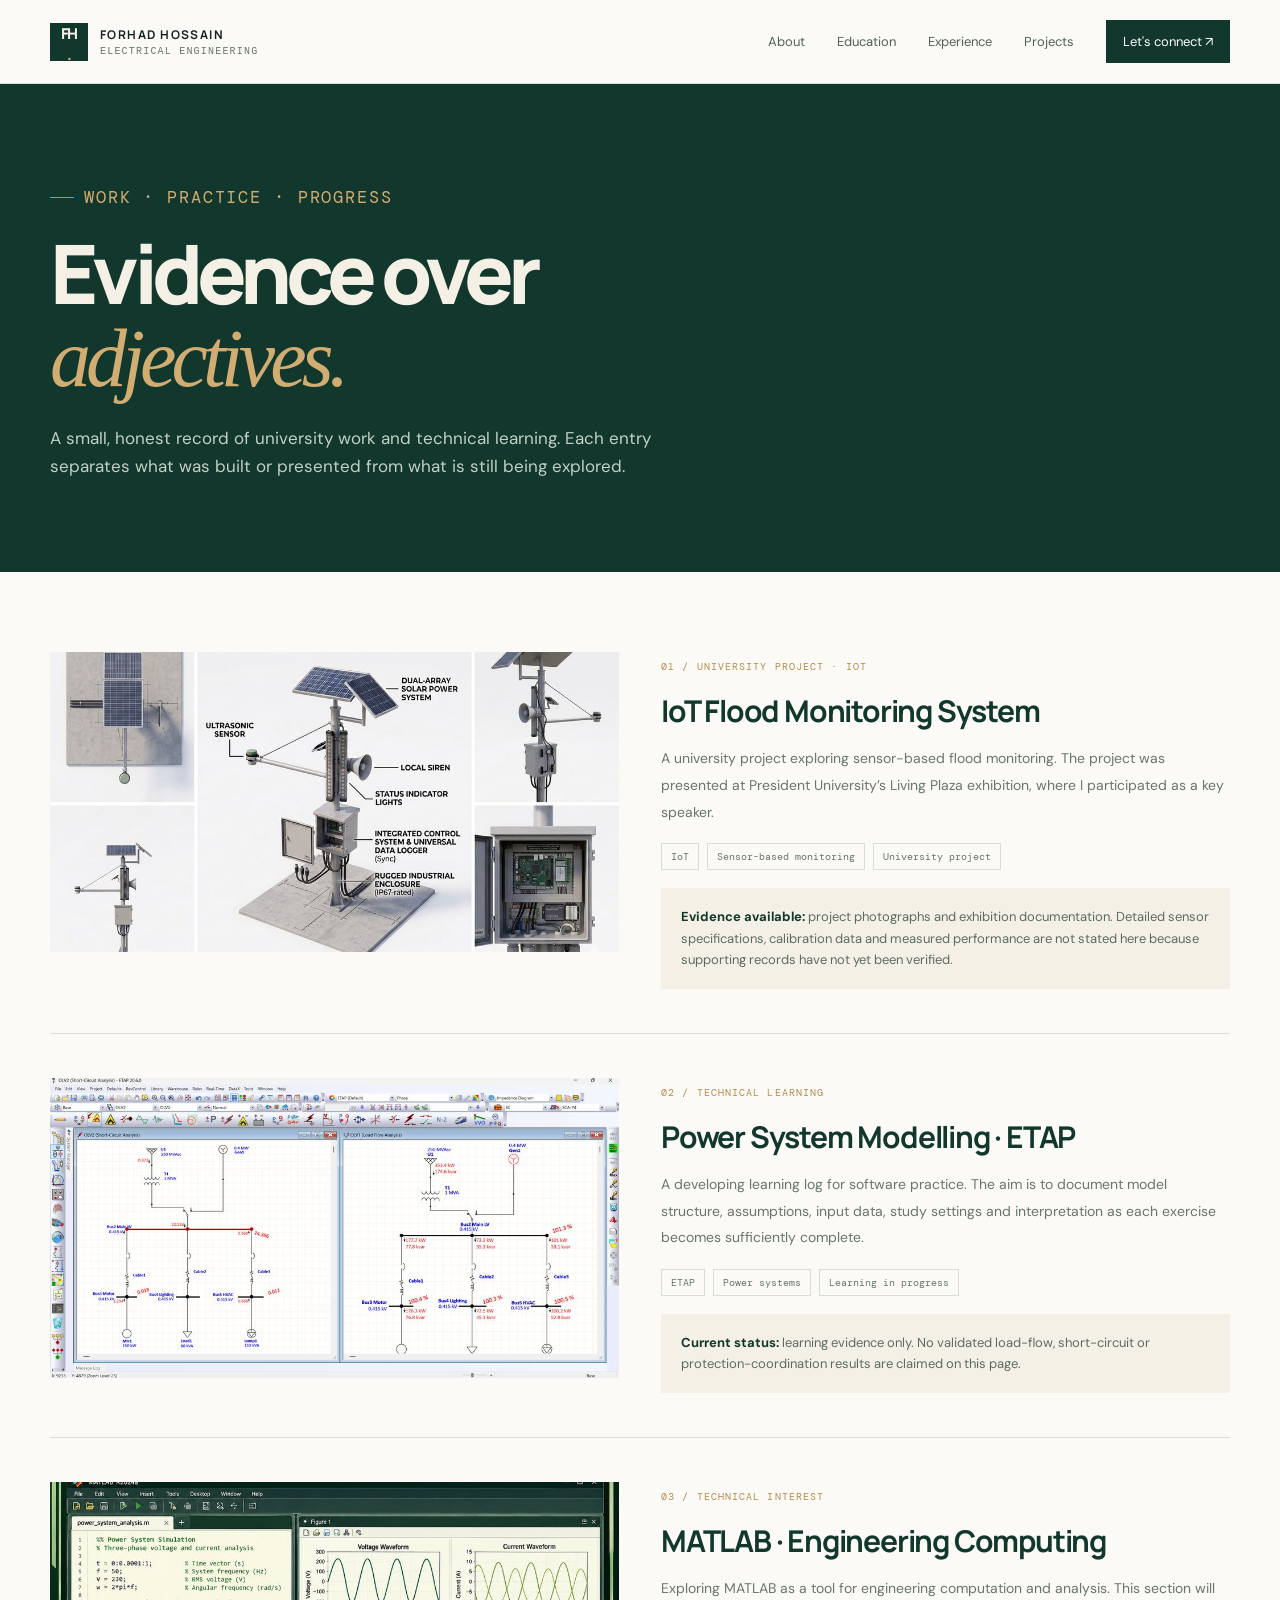
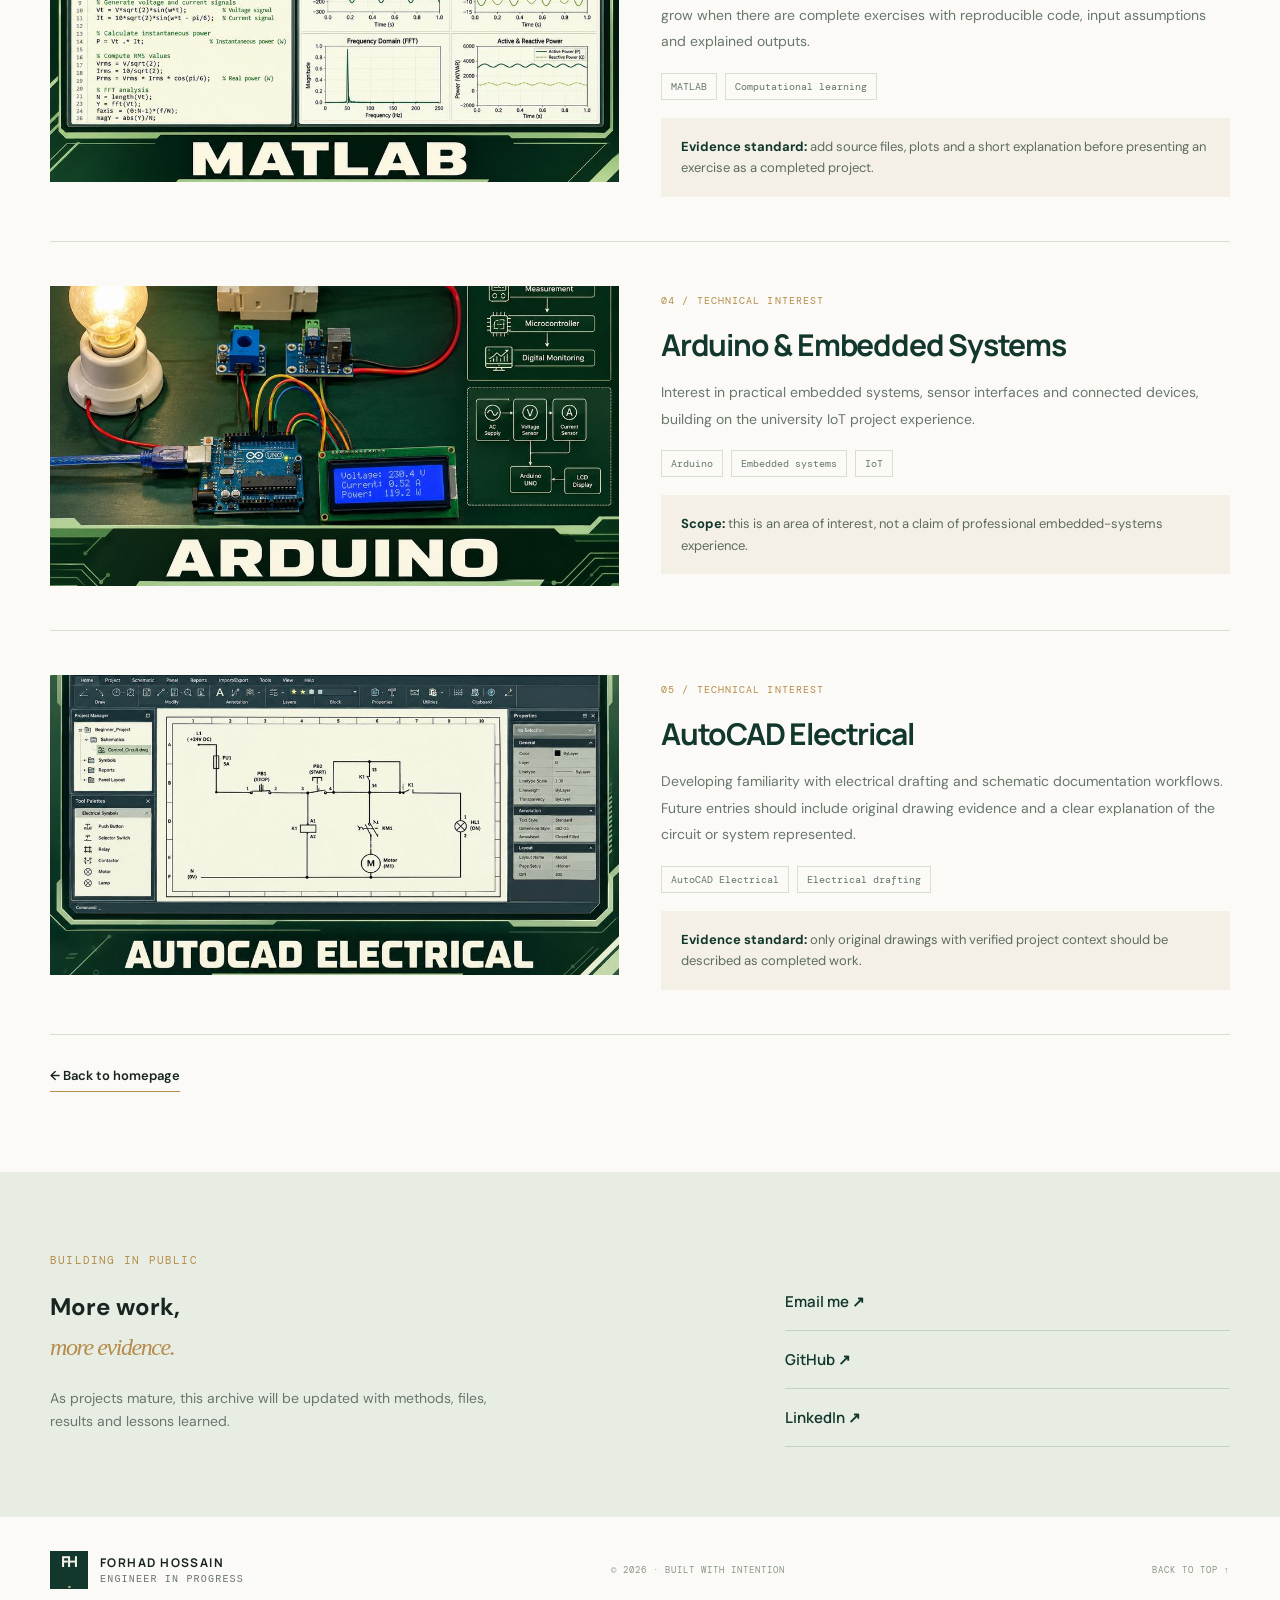
<file: preview/projects.html>
<!doctype html><html lang="en"><head><meta charset="utf-8"><meta name="viewport" content="width=device-width,initial-scale=1"><meta name="robots" content="noindex, follow"><meta name="theme-color" content="#12372d"><title>Projects & Learning | Forhad Hossain</title><meta name="description" content="Selected university project evidence and technical learning notes by Forhad Hossain."><link rel="preconnect" href="https://fonts.googleapis.com"><link rel="preconnect" href="https://fonts.gstatic.com" crossorigin><link href="https://fonts.googleapis.com/css2?family=DM+Mono:wght@400;500&family=DM+Sans:wght@400;500;600;700&family=Manrope:wght@400;500;600;700;800&display=swap" rel="stylesheet"><link rel="stylesheet" href="css/style.css"><style>.archive-hero{background:var(--forest);color:var(--cream);padding:85px 0 75px}.archive-hero h1{font:800 clamp(48px,7vw,82px)/1 var(--display);letter-spacing:-.07em;margin:24px 0}.archive-hero h1 em{color:#d1ad72}.archive-hero p{max-width:620px;color:#c2d0c5;font-size:17px}.archive-hero .eyebrow{color:#d1ad72}.archive-body{padding-block:80px}.archive-item{display:grid;grid-template-columns:1fr 1fr;gap:42px;padding:44px 0;border-bottom:1px solid var(--line);scroll-margin-top:100px}.archive-item:first-child{padding-top:0}.archive-item img{width:100%;height:300px;object-fit:cover;background:var(--cream)}.archive-item h2{font:700 30px var(--display);letter-spacing:-.04em;color:var(--forest);margin:12px 0}.archive-item p{font-size:14px;color:var(--muted);line-height:1.9}.archive-item .facts{display:flex;flex-wrap:wrap;gap:8px;margin-top:18px}.archive-item .facts span{font:10px 'DM Mono',monospace;color:#66776b;border:1px solid var(--line);padding:6px 9px}.note{background:var(--cream);padding:18px 20px;margin-top:18px;font-size:13px;color:#5d6c62}.note strong{color:var(--forest)}.back{display:inline-block;margin-top:30px}.archive-foot{padding:70px 0;background:#e8ede4}@media(max-width:640px){.archive-hero{padding:60px 0}.archive-body{padding-block:55px}.archive-item{grid-template-columns:1fr;gap:18px;padding:32px 0}.archive-item img{height:220px}.archive-item h2{font-size:26px}}</style></head><body><a class="skip" href="#main">Skip to content</a><header class="header"><a class="brand" href="index.html"><span class="brand-mark">FH<span>.</span></span><span>FORHAD HOSSAIN<small>ELECTRICAL ENGINEERING</small></span></a><button class="menu" aria-expanded="false" aria-controls="nav" aria-label="Open navigation"><i></i><i></i></button><nav id="nav"><a href="index.html#about">About</a><a href="index.html#education">Education</a><a href="index.html#experience">Experience</a><a href="projects.html">Projects</a><a href="index.html#contact" class="nav-cta">Let's connect ↗</a></nav></header><main id="main"><section class="archive-hero"><div class="wrap"><p class="eyebrow"><span></span> WORK · PRACTICE · PROGRESS</p><h1>Evidence over<br><em>adjectives.</em></h1><p>A small, honest record of university work and technical learning. Each entry separates what was built or presented from what is still being explored.</p></div></section><section class="archive-body wrap"><article class="archive-item" id="flood"><img src="../assets/projects/iot/flood-sensor.jpg" alt="Flood monitoring sensor project display"><div><span class="tag">01 / UNIVERSITY PROJECT · IOT</span><h2>IoT Flood Monitoring System</h2><p>A university project exploring sensor-based flood monitoring. The project was presented at President University’s Living Plaza exhibition, where I participated as a key speaker.</p><div class="facts"><span>IoT</span><span>Sensor-based monitoring</span><span>University project</span></div><div class="note"><strong>Evidence available:</strong> project photographs and exhibition documentation. Detailed sensor specifications, calibration data and measured performance are not stated here because supporting records have not yet been verified.</div></div></article><article class="archive-item" id="etap"><img src="../assets/projects/etap/beginner-01.jpg" alt="ETAP power system single-line diagram learning exercise"><div><span class="tag">02 / TECHNICAL LEARNING</span><h2>Power System Modelling · ETAP</h2><p>A developing learning log for software practice. The aim is to document model structure, assumptions, input data, study settings and interpretation as each exercise becomes sufficiently complete.</p><div class="facts"><span>ETAP</span><span>Power systems</span><span>Learning in progress</span></div><div class="note"><strong>Current status:</strong> learning evidence only. No validated load-flow, short-circuit or protection-coordination results are claimed on this page.</div></div></article><article class="archive-item" id="matlab"><img src="../assets/projects/matlab/project-01.jpg" alt="MATLAB learning project graphic"><div><span class="tag">03 / TECHNICAL INTEREST</span><h2>MATLAB · Engineering Computing</h2><p>Exploring MATLAB as a tool for engineering computation and analysis. This section will grow when there are complete exercises with reproducible code, input assumptions and explained outputs.</p><div class="facts"><span>MATLAB</span><span>Computational learning</span></div><div class="note"><strong>Evidence standard:</strong> add source files, plots and a short explanation before presenting an exercise as a completed project.</div></div></article><article class="archive-item" id="arduino"><img src="../assets/projects/arduino/project-04.jpg" alt="Arduino energy monitoring project visual"><div><span class="tag">04 / TECHNICAL INTEREST</span><h2>Arduino & Embedded Systems</h2><p>Interest in practical embedded systems, sensor interfaces and connected devices, building on the university IoT project experience.</p><div class="facts"><span>Arduino</span><span>Embedded systems</span><span>IoT</span></div><div class="note"><strong>Scope:</strong> this is an area of interest, not a claim of professional embedded-systems experience.</div></div></article><article class="archive-item" id="autocad"><img src="../assets/projects/autocad/beginner-01.jpg" alt="AutoCAD Electrical learning graphic"><div><span class="tag">05 / TECHNICAL INTEREST</span><h2>AutoCAD Electrical</h2><p>Developing familiarity with electrical drafting and schematic documentation workflows. Future entries should include original drawing evidence and a clear explanation of the circuit or system represented.</p><div class="facts"><span>AutoCAD Electrical</span><span>Electrical drafting</span></div><div class="note"><strong>Evidence standard:</strong> only original drawings with verified project context should be described as completed work.</div></div></article><a class="under-link back" href="index.html">← Back to homepage</a></section><section class="archive-foot"><div class="wrap contact-inner"><div><p class="eyebrow">BUILDING IN PUBLIC</p><h2>More work,<br><em>more evidence.</em></h2><p>As projects mature, this archive will be updated with methods, files, results and lessons learned.</p></div><div class="contact-links"><a href="mailto:info@forhadhossain.me">Email me ↗</a><a href="https://github.com/forhadhossain-ee" target="_blank" rel="noreferrer">GitHub ↗</a><a href="https://www.linkedin.com/in/forhadhossain-ee/" target="_blank" rel="noreferrer">LinkedIn ↗</a></div></div></section></main><footer class="footer wrap"><a class="brand" href="index.html"><span class="brand-mark">FH<span>.</span></span><span>FORHAD HOSSAIN<small>ENGINEER IN PROGRESS</small></span></a><span>© 2026 · BUILT WITH INTENTION</span><a href="#main">BACK TO TOP ↑</a></footer><script src="js/script.js"></script></body></html>
</file>
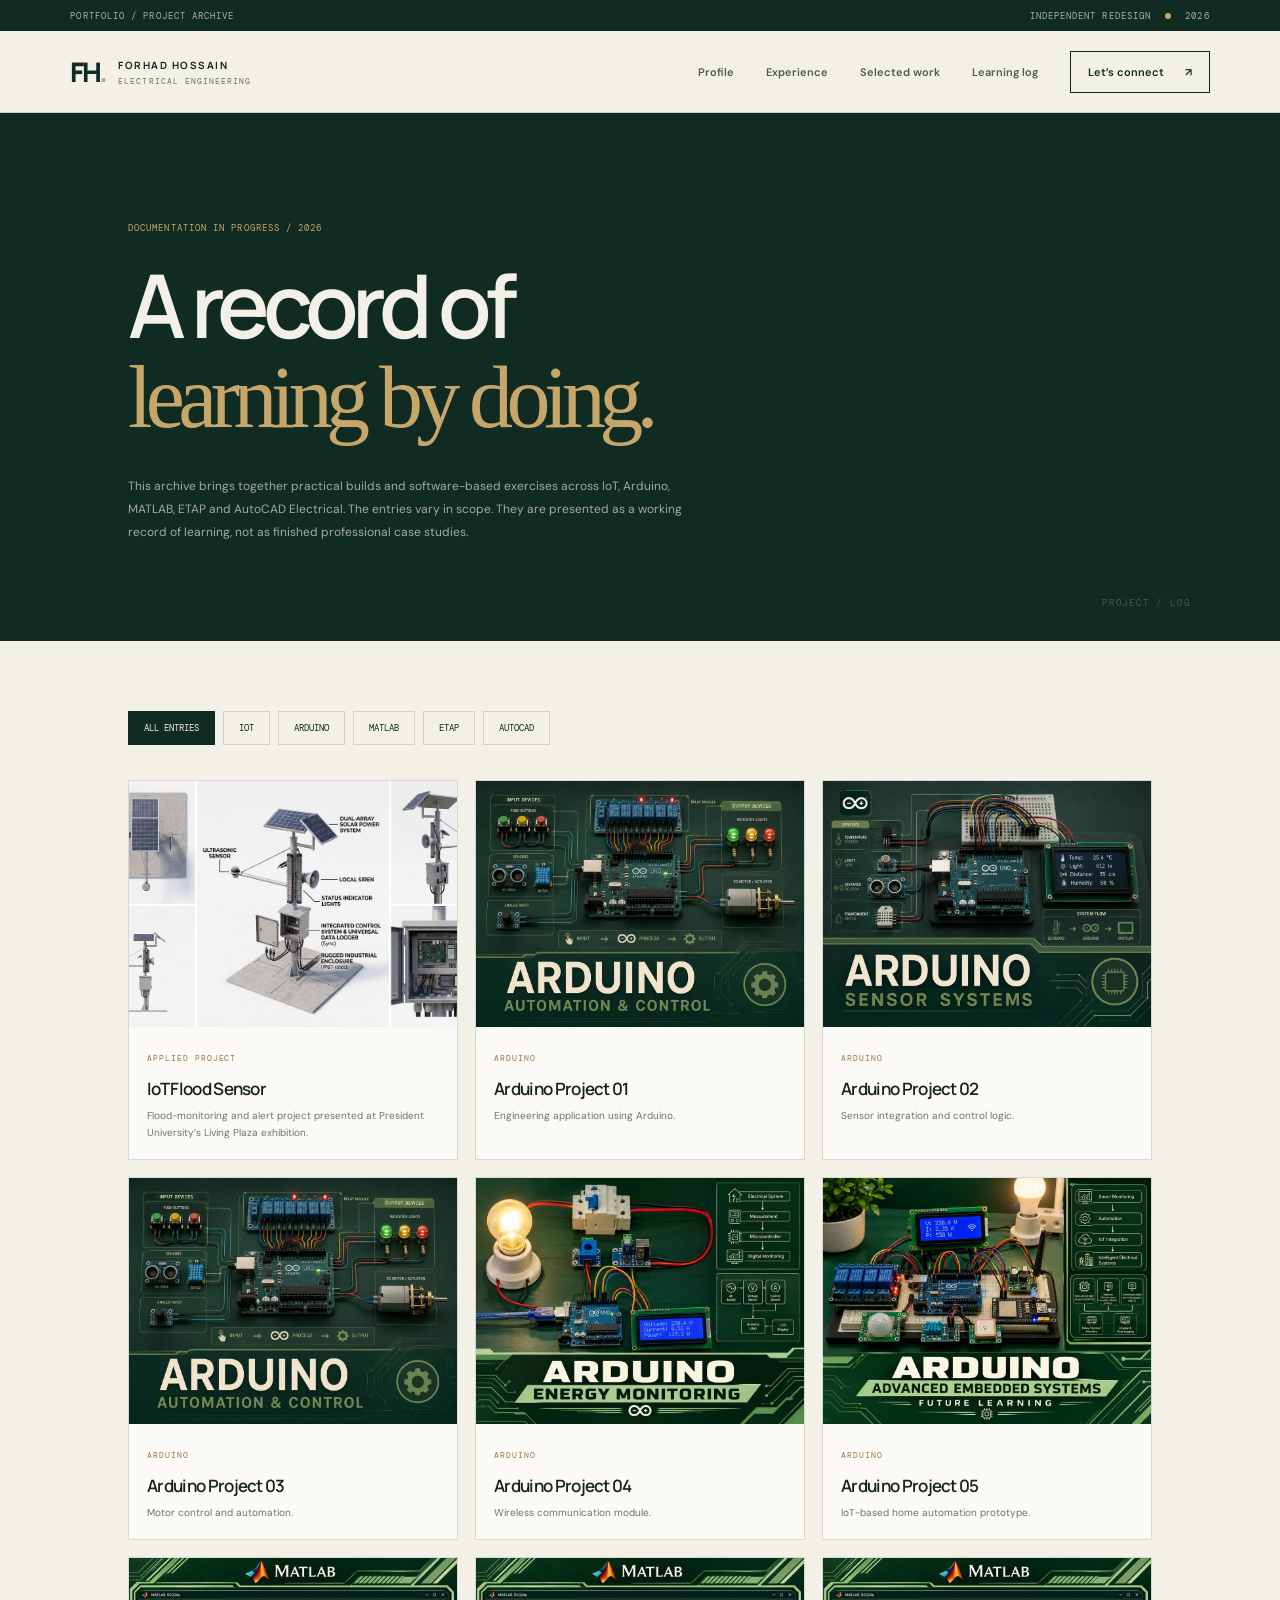
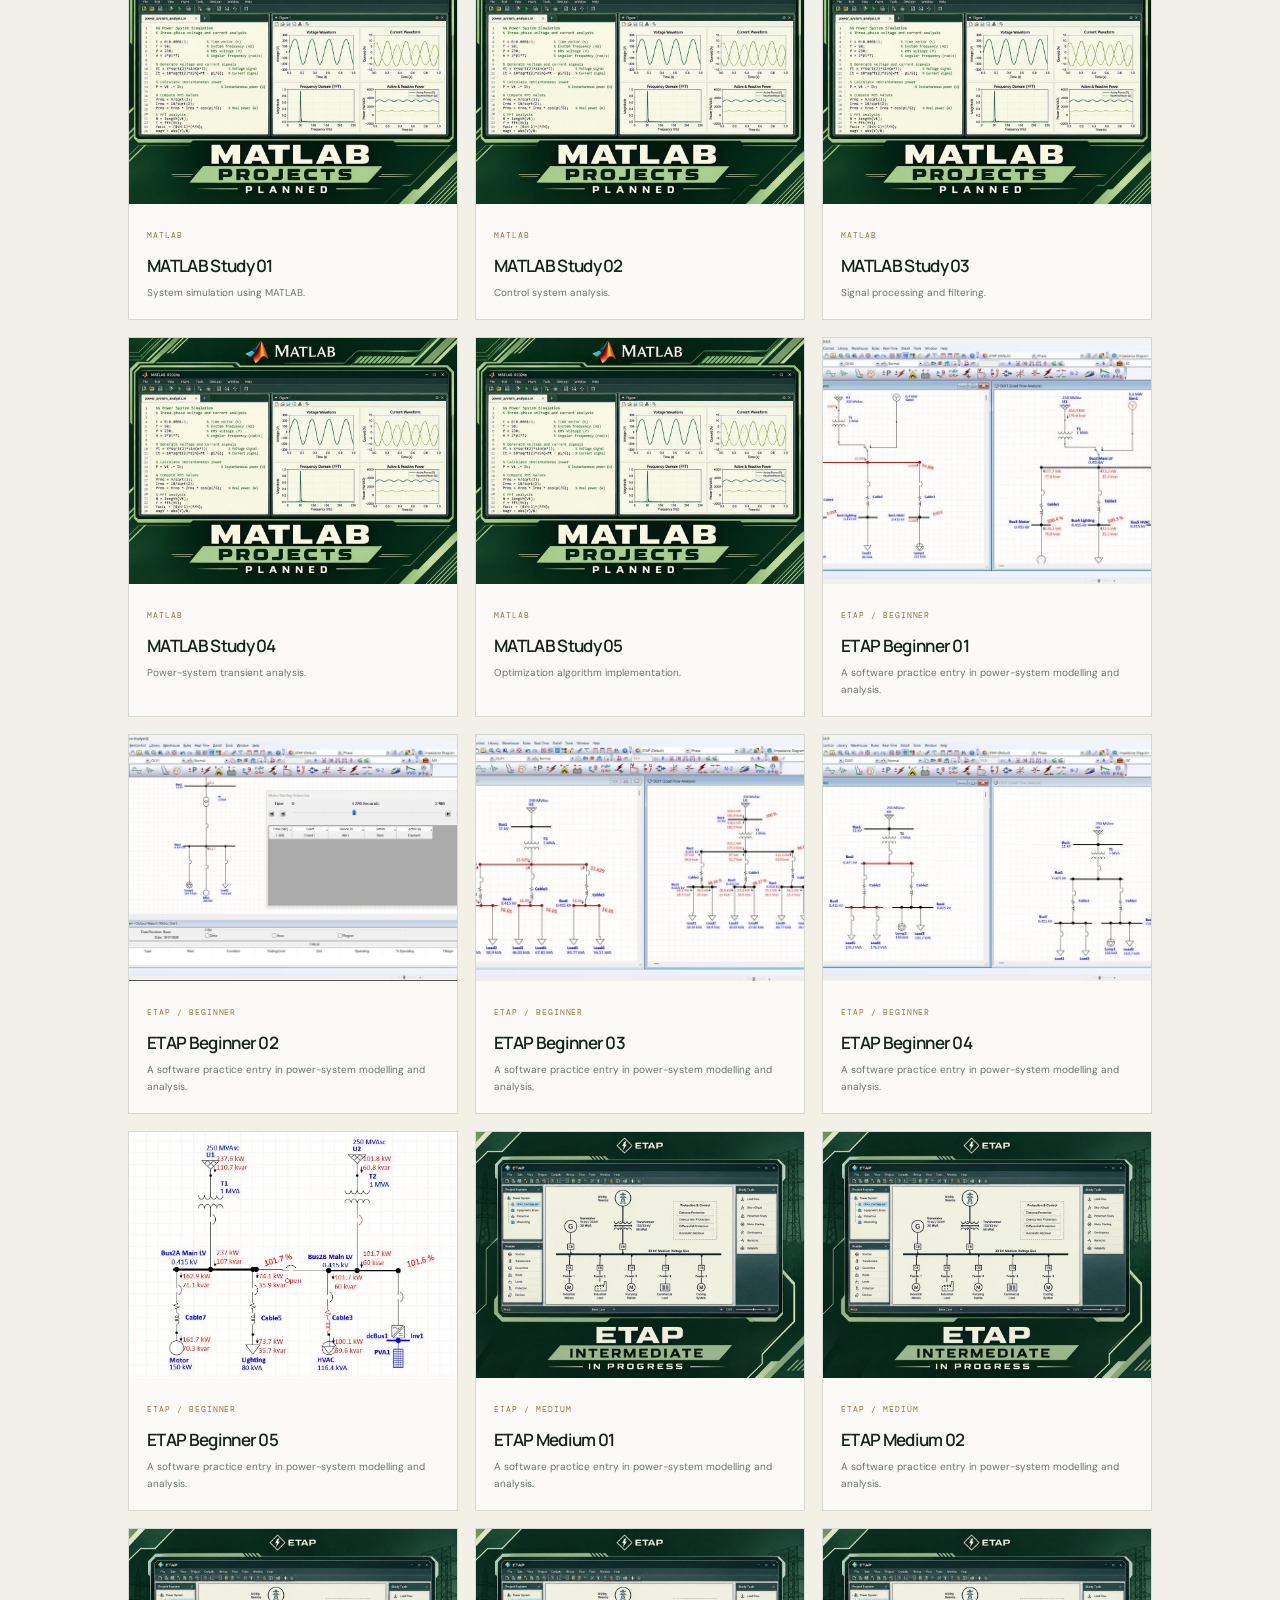
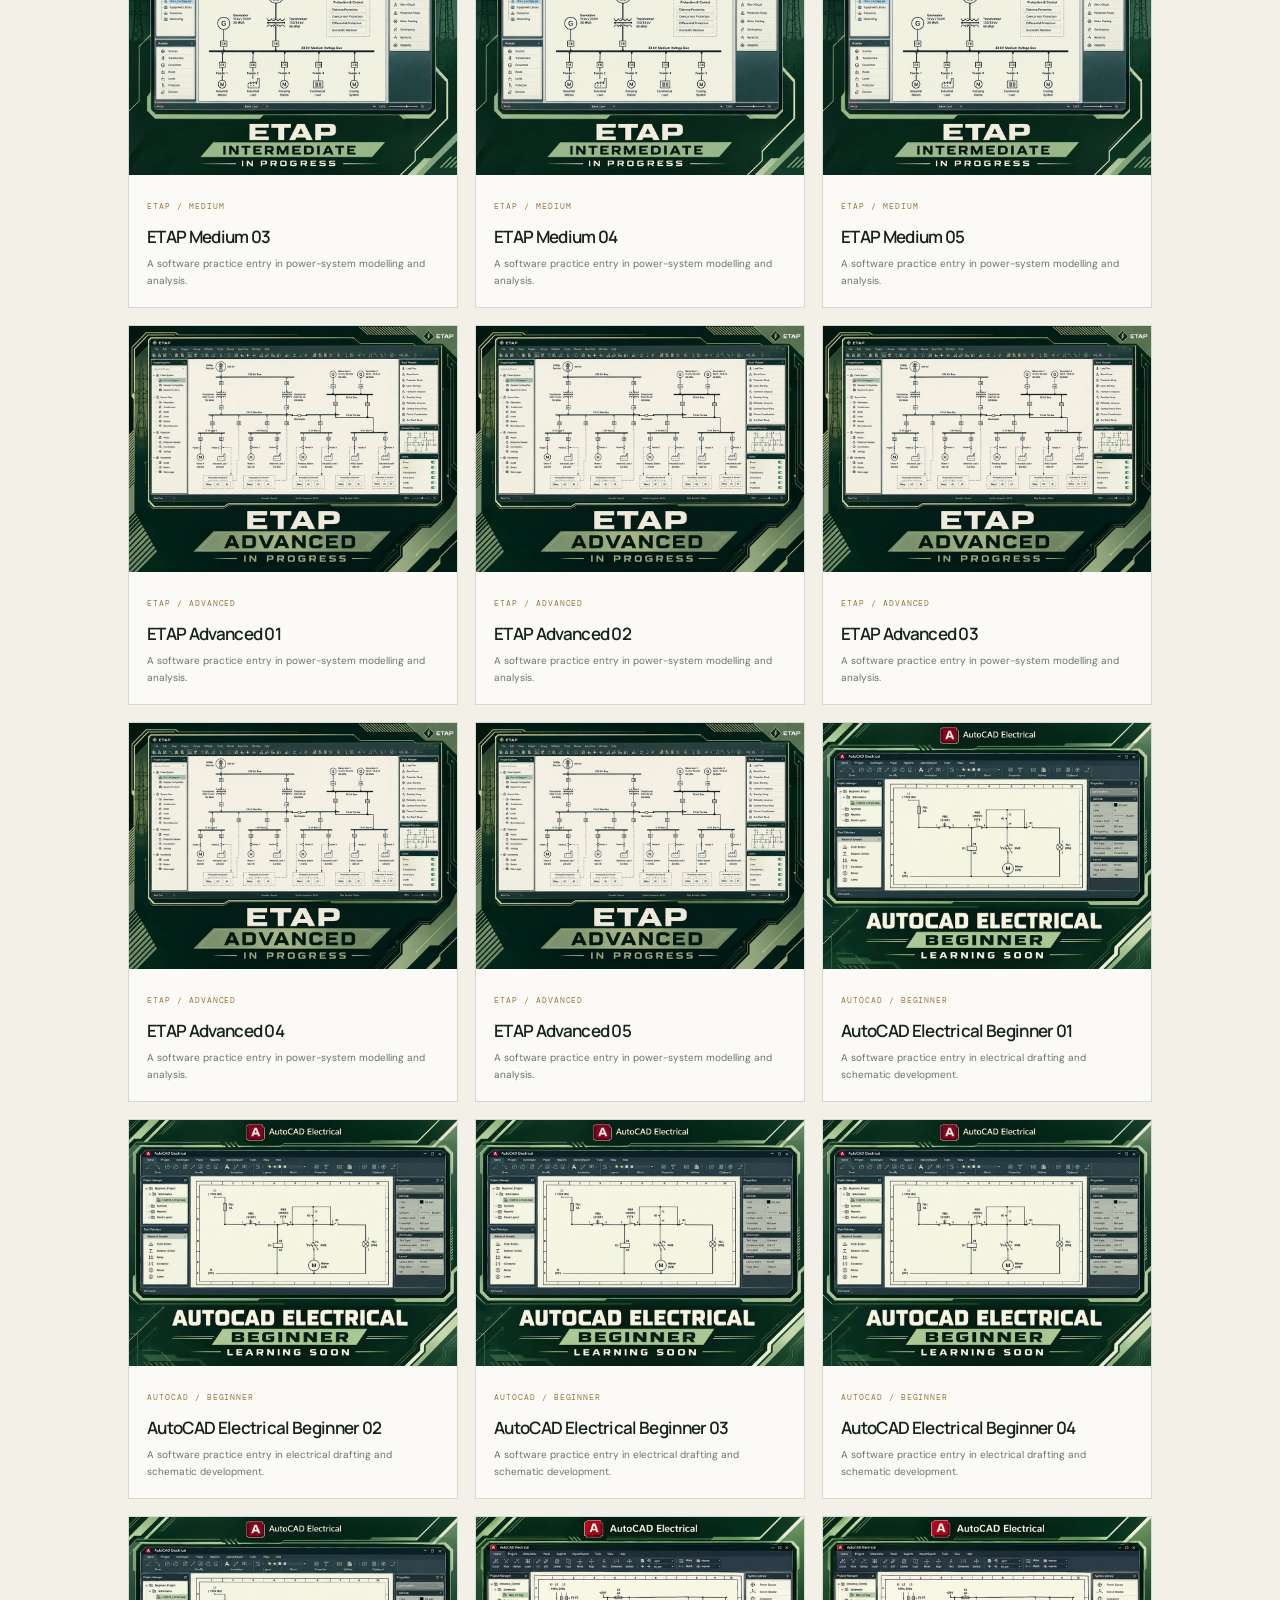
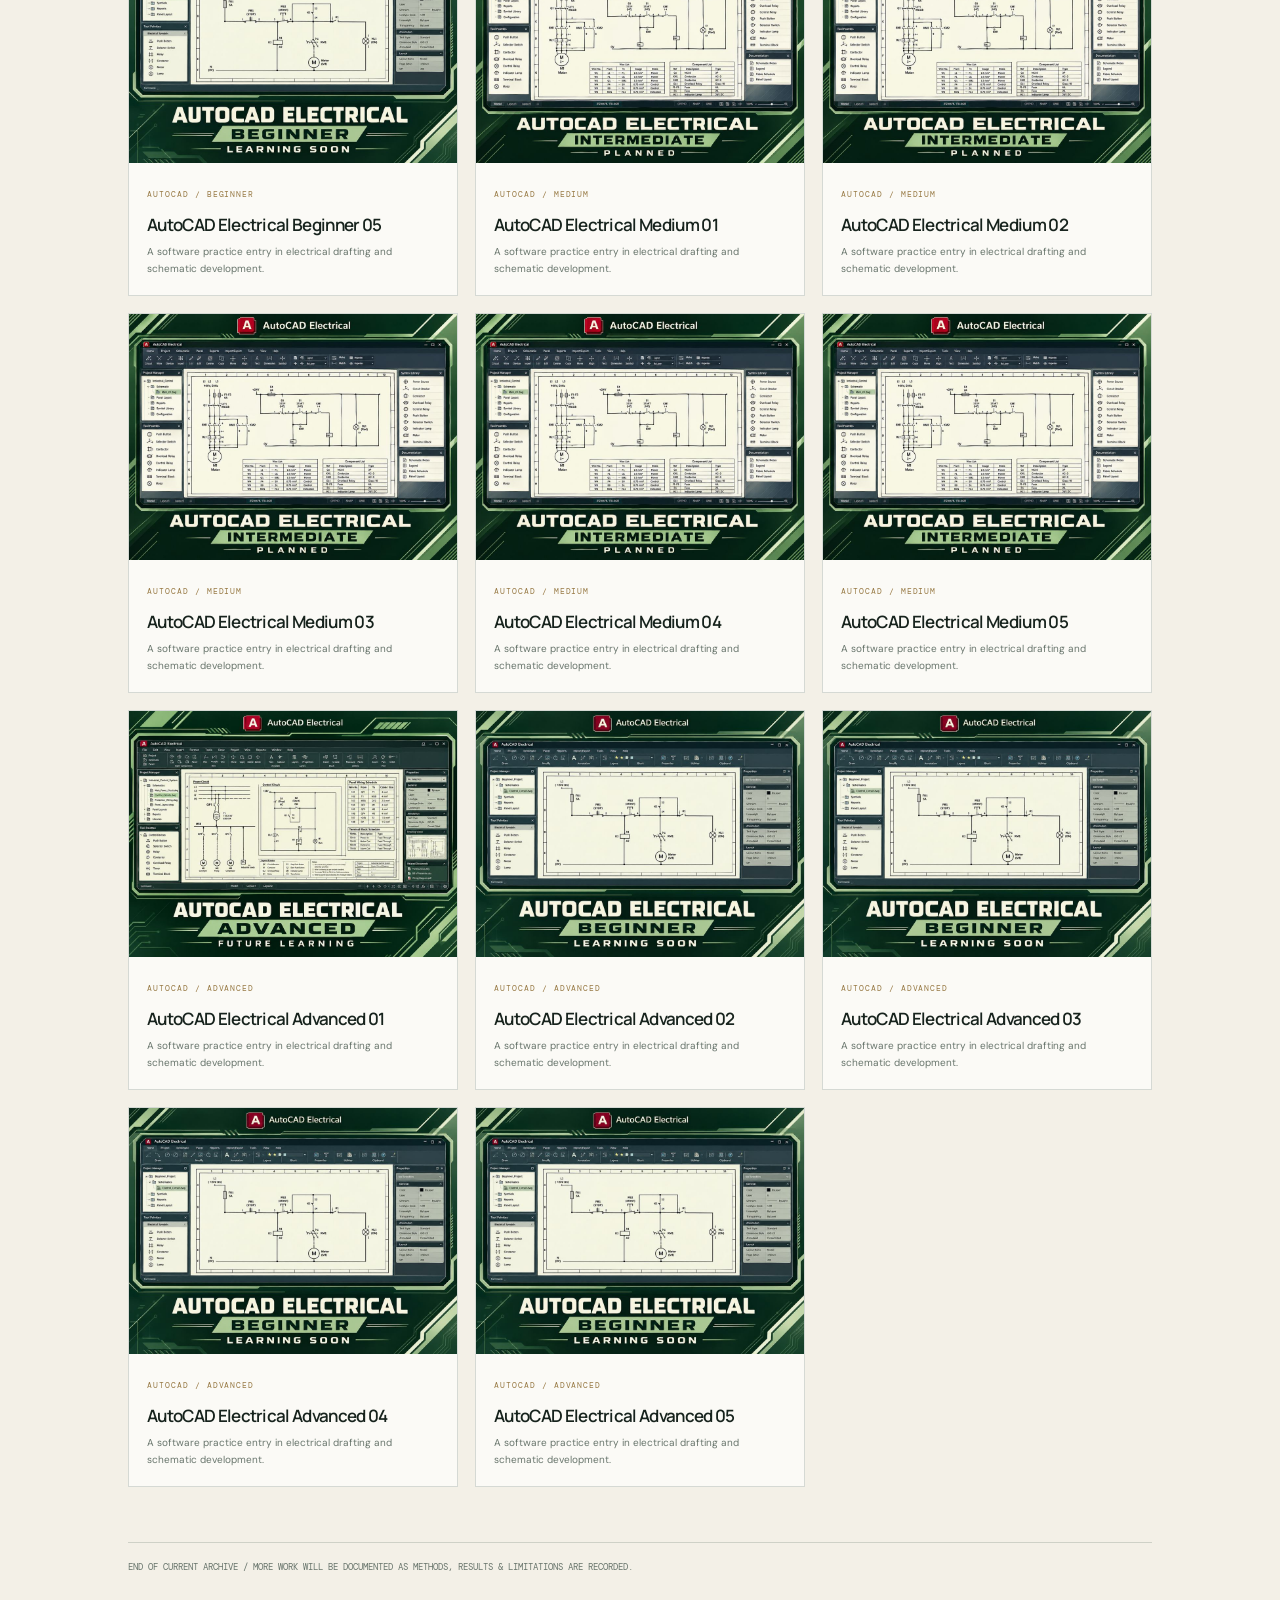
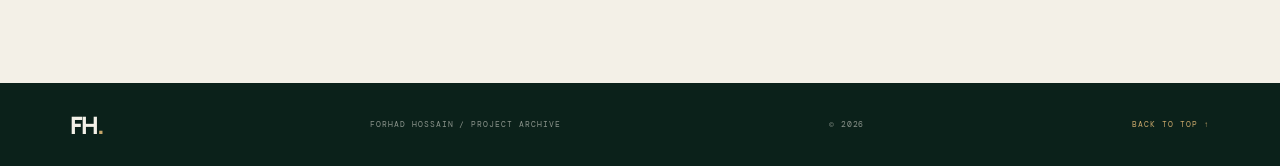
<file: redesign-preview/projects.html>
<!doctype html><html lang="en"><head><meta charset="utf-8"><meta name="viewport" content="width=device-width,initial-scale=1"><title>Project & Learning Archive | Forhad Hossain</title><meta name="description" content="A working archive of Forhad Hossain's engineering projects and software practice."><link rel="preconnect" href="https://fonts.googleapis.com"><link rel="preconnect" href="https://fonts.gstatic.com" crossorigin><link href="https://fonts.googleapis.com/css2?family=DM+Mono:wght@400;500&family=DM+Sans:wght@400;500;600;700&family=Manrope:wght@400;500;600;700;800&display=swap" rel="stylesheet"><link rel="stylesheet" href="styles/site.css"></head><body><div class="topline"><span>PORTFOLIO / PROJECT ARCHIVE</span><span>INDEPENDENT REDESIGN <i></i> 2026</span></div><header class="site-header"><a class="brand" href="index.html"><span class="brand-mark">FH<span>.</span></span><span class="brand-name">FORHAD HOSSAIN<small>ELECTRICAL ENGINEERING</small></span></a><button class="menu-toggle" aria-expanded="false" aria-controls="main-nav">MENU <b>＋</b></button><nav id="main-nav"><a href="index.html#profile">Profile</a><a href="index.html#experience">Experience</a><a href="index.html#work">Selected work</a><a href="index.html#learning">Learning log</a><a class="nav-contact" href="index.html#contact">Let’s connect <span>↗</span></a></nav></header><main><section class="archive-hero"><p class="eyebrow">DOCUMENTATION IN PROGRESS / 2026</p><h1>A record of<br><em>learning by doing.</em></h1><p>This archive brings together practical builds and software-based exercises across IoT, Arduino, MATLAB, ETAP and AutoCAD Electrical. The entries vary in scope. They are presented as a working record of learning, not as finished professional case studies.</p></section><section class="archive-body"><div class="filter-bar" role="group" aria-label="Filter projects"><button class="active" data-filter="all" aria-pressed="true">ALL ENTRIES</button><button data-filter="iot" aria-pressed="false">IOT</button><button data-filter="arduino" aria-pressed="false">ARDUINO</button><button data-filter="matlab" aria-pressed="false">MATLAB</button><button data-filter="etap" aria-pressed="false">ETAP</button><button data-filter="autocad" aria-pressed="false">AUTOCAD</button></div><div class="archive-grid"><article class="archive-card" data-category="iot" id="iot"><img src="../assets/projects/iot/flood-sensor.jpg" alt="IoT Flood Sensor" loading="lazy"><div class="archive-card-body"><small>APPLIED PROJECT</small><h2>IoT Flood Sensor</h2><p>Flood-monitoring and alert project presented at President University’s Living Plaza exhibition.</p></div></article>
<article class="archive-card" data-category="arduino" id=""><img src="../assets/projects/arduino/project-01.jpg" alt="Arduino Project 01" loading="lazy"><div class="archive-card-body"><small>ARDUINO</small><h2>Arduino Project 01</h2><p>Engineering application using Arduino.</p></div></article>
<article class="archive-card" data-category="arduino" id=""><img src="../assets/projects/arduino/project-02.jpg" alt="Arduino Project 02" loading="lazy"><div class="archive-card-body"><small>ARDUINO</small><h2>Arduino Project 02</h2><p>Sensor integration and control logic.</p></div></article>
<article class="archive-card" data-category="arduino" id=""><img src="../assets/projects/arduino/project-03.jpg" alt="Arduino Project 03" loading="lazy"><div class="archive-card-body"><small>ARDUINO</small><h2>Arduino Project 03</h2><p>Motor control and automation.</p></div></article>
<article class="archive-card" data-category="arduino" id=""><img src="../assets/projects/arduino/project-04.jpg" alt="Arduino Project 04" loading="lazy"><div class="archive-card-body"><small>ARDUINO</small><h2>Arduino Project 04</h2><p>Wireless communication module.</p></div></article>
<article class="archive-card" data-category="arduino" id=""><img src="../assets/projects/arduino/project-05.jpg" alt="Arduino Project 05" loading="lazy"><div class="archive-card-body"><small>ARDUINO</small><h2>Arduino Project 05</h2><p>IoT-based home automation prototype.</p></div></article>
<article class="archive-card" data-category="matlab" id=""><img src="../assets/projects/matlab/project-01.jpg" alt="MATLAB Study 01" loading="lazy"><div class="archive-card-body"><small>MATLAB</small><h2>MATLAB Study 01</h2><p>System simulation using MATLAB.</p></div></article>
<article class="archive-card" data-category="matlab" id=""><img src="../assets/projects/matlab/project-02.jpg" alt="MATLAB Study 02" loading="lazy"><div class="archive-card-body"><small>MATLAB</small><h2>MATLAB Study 02</h2><p>Control system analysis.</p></div></article>
<article class="archive-card" data-category="matlab" id=""><img src="../assets/projects/matlab/project-03.jpg" alt="MATLAB Study 03" loading="lazy"><div class="archive-card-body"><small>MATLAB</small><h2>MATLAB Study 03</h2><p>Signal processing and filtering.</p></div></article>
<article class="archive-card" data-category="matlab" id=""><img src="../assets/projects/matlab/project-04.jpg" alt="MATLAB Study 04" loading="lazy"><div class="archive-card-body"><small>MATLAB</small><h2>MATLAB Study 04</h2><p>Power-system transient analysis.</p></div></article>
<article class="archive-card" data-category="matlab" id=""><img src="../assets/projects/matlab/project-05.jpg" alt="MATLAB Study 05" loading="lazy"><div class="archive-card-body"><small>MATLAB</small><h2>MATLAB Study 05</h2><p>Optimization algorithm implementation.</p></div></article>
<article class="archive-card" data-category="etap" id="etap"><img src="../assets/projects/etap/beginner-01.jpg" alt="ETAP Beginner 01" loading="lazy"><div class="archive-card-body"><small>ETAP / BEGINNER</small><h2>ETAP Beginner 01</h2><p>A software practice entry in power-system modelling and analysis.</p></div></article>
<article class="archive-card" data-category="etap" id=""><img src="../assets/projects/etap/beginner-02.jpg" alt="ETAP Beginner 02" loading="lazy"><div class="archive-card-body"><small>ETAP / BEGINNER</small><h2>ETAP Beginner 02</h2><p>A software practice entry in power-system modelling and analysis.</p></div></article>
<article class="archive-card" data-category="etap" id=""><img src="../assets/projects/etap/beginner-03.jpg" alt="ETAP Beginner 03" loading="lazy"><div class="archive-card-body"><small>ETAP / BEGINNER</small><h2>ETAP Beginner 03</h2><p>A software practice entry in power-system modelling and analysis.</p></div></article>
<article class="archive-card" data-category="etap" id=""><img src="../assets/projects/etap/beginner-04.jpg" alt="ETAP Beginner 04" loading="lazy"><div class="archive-card-body"><small>ETAP / BEGINNER</small><h2>ETAP Beginner 04</h2><p>A software practice entry in power-system modelling and analysis.</p></div></article>
<article class="archive-card" data-category="etap" id=""><img src="../assets/projects/etap/beginner-05.jpg" alt="ETAP Beginner 05" loading="lazy"><div class="archive-card-body"><small>ETAP / BEGINNER</small><h2>ETAP Beginner 05</h2><p>A software practice entry in power-system modelling and analysis.</p></div></article>
<article class="archive-card" data-category="etap" id=""><img src="../assets/projects/etap/medium-01.jpg" alt="ETAP Medium 01" loading="lazy"><div class="archive-card-body"><small>ETAP / MEDIUM</small><h2>ETAP Medium 01</h2><p>A software practice entry in power-system modelling and analysis.</p></div></article>
<article class="archive-card" data-category="etap" id=""><img src="../assets/projects/etap/medium-02.jpg" alt="ETAP Medium 02" loading="lazy"><div class="archive-card-body"><small>ETAP / MEDIUM</small><h2>ETAP Medium 02</h2><p>A software practice entry in power-system modelling and analysis.</p></div></article>
<article class="archive-card" data-category="etap" id=""><img src="../assets/projects/etap/medium-03.jpg" alt="ETAP Medium 03" loading="lazy"><div class="archive-card-body"><small>ETAP / MEDIUM</small><h2>ETAP Medium 03</h2><p>A software practice entry in power-system modelling and analysis.</p></div></article>
<article class="archive-card" data-category="etap" id=""><img src="../assets/projects/etap/medium-04.jpg" alt="ETAP Medium 04" loading="lazy"><div class="archive-card-body"><small>ETAP / MEDIUM</small><h2>ETAP Medium 04</h2><p>A software practice entry in power-system modelling and analysis.</p></div></article>
<article class="archive-card" data-category="etap" id=""><img src="../assets/projects/etap/medium-05.jpg" alt="ETAP Medium 05" loading="lazy"><div class="archive-card-body"><small>ETAP / MEDIUM</small><h2>ETAP Medium 05</h2><p>A software practice entry in power-system modelling and analysis.</p></div></article>
<article class="archive-card" data-category="etap" id=""><img src="../assets/projects/etap/advanced-01.jpg" alt="ETAP Advanced 01" loading="lazy"><div class="archive-card-body"><small>ETAP / ADVANCED</small><h2>ETAP Advanced 01</h2><p>A software practice entry in power-system modelling and analysis.</p></div></article>
<article class="archive-card" data-category="etap" id=""><img src="../assets/projects/etap/advanced-02.jpg" alt="ETAP Advanced 02" loading="lazy"><div class="archive-card-body"><small>ETAP / ADVANCED</small><h2>ETAP Advanced 02</h2><p>A software practice entry in power-system modelling and analysis.</p></div></article>
<article class="archive-card" data-category="etap" id=""><img src="../assets/projects/etap/advanced-03.jpg" alt="ETAP Advanced 03" loading="lazy"><div class="archive-card-body"><small>ETAP / ADVANCED</small><h2>ETAP Advanced 03</h2><p>A software practice entry in power-system modelling and analysis.</p></div></article>
<article class="archive-card" data-category="etap" id=""><img src="../assets/projects/etap/advanced-04.jpg" alt="ETAP Advanced 04" loading="lazy"><div class="archive-card-body"><small>ETAP / ADVANCED</small><h2>ETAP Advanced 04</h2><p>A software practice entry in power-system modelling and analysis.</p></div></article>
<article class="archive-card" data-category="etap" id=""><img src="../assets/projects/etap/advanced-05.jpg" alt="ETAP Advanced 05" loading="lazy"><div class="archive-card-body"><small>ETAP / ADVANCED</small><h2>ETAP Advanced 05</h2><p>A software practice entry in power-system modelling and analysis.</p></div></article>
<article class="archive-card" data-category="autocad" id=""><img src="../assets/projects/autocad/beginner-01.jpg" alt="AutoCAD Electrical Beginner 01" loading="lazy"><div class="archive-card-body"><small>AUTOCAD / BEGINNER</small><h2>AutoCAD Electrical Beginner 01</h2><p>A software practice entry in electrical drafting and schematic development.</p></div></article>
<article class="archive-card" data-category="autocad" id=""><img src="../assets/projects/autocad/beginner-02.jpg" alt="AutoCAD Electrical Beginner 02" loading="lazy"><div class="archive-card-body"><small>AUTOCAD / BEGINNER</small><h2>AutoCAD Electrical Beginner 02</h2><p>A software practice entry in electrical drafting and schematic development.</p></div></article>
<article class="archive-card" data-category="autocad" id=""><img src="../assets/projects/autocad/beginner-03.jpg" alt="AutoCAD Electrical Beginner 03" loading="lazy"><div class="archive-card-body"><small>AUTOCAD / BEGINNER</small><h2>AutoCAD Electrical Beginner 03</h2><p>A software practice entry in electrical drafting and schematic development.</p></div></article>
<article class="archive-card" data-category="autocad" id=""><img src="../assets/projects/autocad/beginner-04.jpg" alt="AutoCAD Electrical Beginner 04" loading="lazy"><div class="archive-card-body"><small>AUTOCAD / BEGINNER</small><h2>AutoCAD Electrical Beginner 04</h2><p>A software practice entry in electrical drafting and schematic development.</p></div></article>
<article class="archive-card" data-category="autocad" id=""><img src="../assets/projects/autocad/beginner-05.jpg" alt="AutoCAD Electrical Beginner 05" loading="lazy"><div class="archive-card-body"><small>AUTOCAD / BEGINNER</small><h2>AutoCAD Electrical Beginner 05</h2><p>A software practice entry in electrical drafting and schematic development.</p></div></article>
<article class="archive-card" data-category="autocad" id=""><img src="../assets/projects/autocad/medium-01.jpg" alt="AutoCAD Electrical Medium 01" loading="lazy"><div class="archive-card-body"><small>AUTOCAD / MEDIUM</small><h2>AutoCAD Electrical Medium 01</h2><p>A software practice entry in electrical drafting and schematic development.</p></div></article>
<article class="archive-card" data-category="autocad" id=""><img src="../assets/projects/autocad/medium-02.jpg" alt="AutoCAD Electrical Medium 02" loading="lazy"><div class="archive-card-body"><small>AUTOCAD / MEDIUM</small><h2>AutoCAD Electrical Medium 02</h2><p>A software practice entry in electrical drafting and schematic development.</p></div></article>
<article class="archive-card" data-category="autocad" id=""><img src="../assets/projects/autocad/medium-03.jpg" alt="AutoCAD Electrical Medium 03" loading="lazy"><div class="archive-card-body"><small>AUTOCAD / MEDIUM</small><h2>AutoCAD Electrical Medium 03</h2><p>A software practice entry in electrical drafting and schematic development.</p></div></article>
<article class="archive-card" data-category="autocad" id=""><img src="../assets/projects/autocad/medium-04.jpg" alt="AutoCAD Electrical Medium 04" loading="lazy"><div class="archive-card-body"><small>AUTOCAD / MEDIUM</small><h2>AutoCAD Electrical Medium 04</h2><p>A software practice entry in electrical drafting and schematic development.</p></div></article>
<article class="archive-card" data-category="autocad" id=""><img src="../assets/projects/autocad/medium-05.jpg" alt="AutoCAD Electrical Medium 05" loading="lazy"><div class="archive-card-body"><small>AUTOCAD / MEDIUM</small><h2>AutoCAD Electrical Medium 05</h2><p>A software practice entry in electrical drafting and schematic development.</p></div></article>
<article class="archive-card" data-category="autocad" id=""><img src="../assets/projects/autocad/advanced-01.jpg" alt="AutoCAD Electrical Advanced 01" loading="lazy"><div class="archive-card-body"><small>AUTOCAD / ADVANCED</small><h2>AutoCAD Electrical Advanced 01</h2><p>A software practice entry in electrical drafting and schematic development.</p></div></article>
<article class="archive-card" data-category="autocad" id=""><img src="../assets/projects/autocad/advanced-02.jpg" alt="AutoCAD Electrical Advanced 02" loading="lazy"><div class="archive-card-body"><small>AUTOCAD / ADVANCED</small><h2>AutoCAD Electrical Advanced 02</h2><p>A software practice entry in electrical drafting and schematic development.</p></div></article>
<article class="archive-card" data-category="autocad" id=""><img src="../assets/projects/autocad/advanced-03.jpg" alt="AutoCAD Electrical Advanced 03" loading="lazy"><div class="archive-card-body"><small>AUTOCAD / ADVANCED</small><h2>AutoCAD Electrical Advanced 03</h2><p>A software practice entry in electrical drafting and schematic development.</p></div></article>
<article class="archive-card" data-category="autocad" id=""><img src="../assets/projects/autocad/advanced-04.jpg" alt="AutoCAD Electrical Advanced 04" loading="lazy"><div class="archive-card-body"><small>AUTOCAD / ADVANCED</small><h2>AutoCAD Electrical Advanced 04</h2><p>A software practice entry in electrical drafting and schematic development.</p></div></article>
<article class="archive-card" data-category="autocad" id=""><img src="../assets/projects/autocad/advanced-05.jpg" alt="AutoCAD Electrical Advanced 05" loading="lazy"><div class="archive-card-body"><small>AUTOCAD / ADVANCED</small><h2>AutoCAD Electrical Advanced 05</h2><p>A software practice entry in electrical drafting and schematic development.</p></div></article></div><div class="archive-footer">END OF CURRENT ARCHIVE / MORE WORK WILL BE DOCUMENTED AS METHODS, RESULTS & LIMITATIONS ARE RECORDED.</div></section></main><footer><a class="footer-brand" href="index.html">FH<span>.</span></a><span>FORHAD HOSSAIN / PROJECT ARCHIVE</span><span>© 2026</span><a href="#">BACK TO TOP ↑</a></footer><script src="scripts/site.js"></script></body></html>
</file>
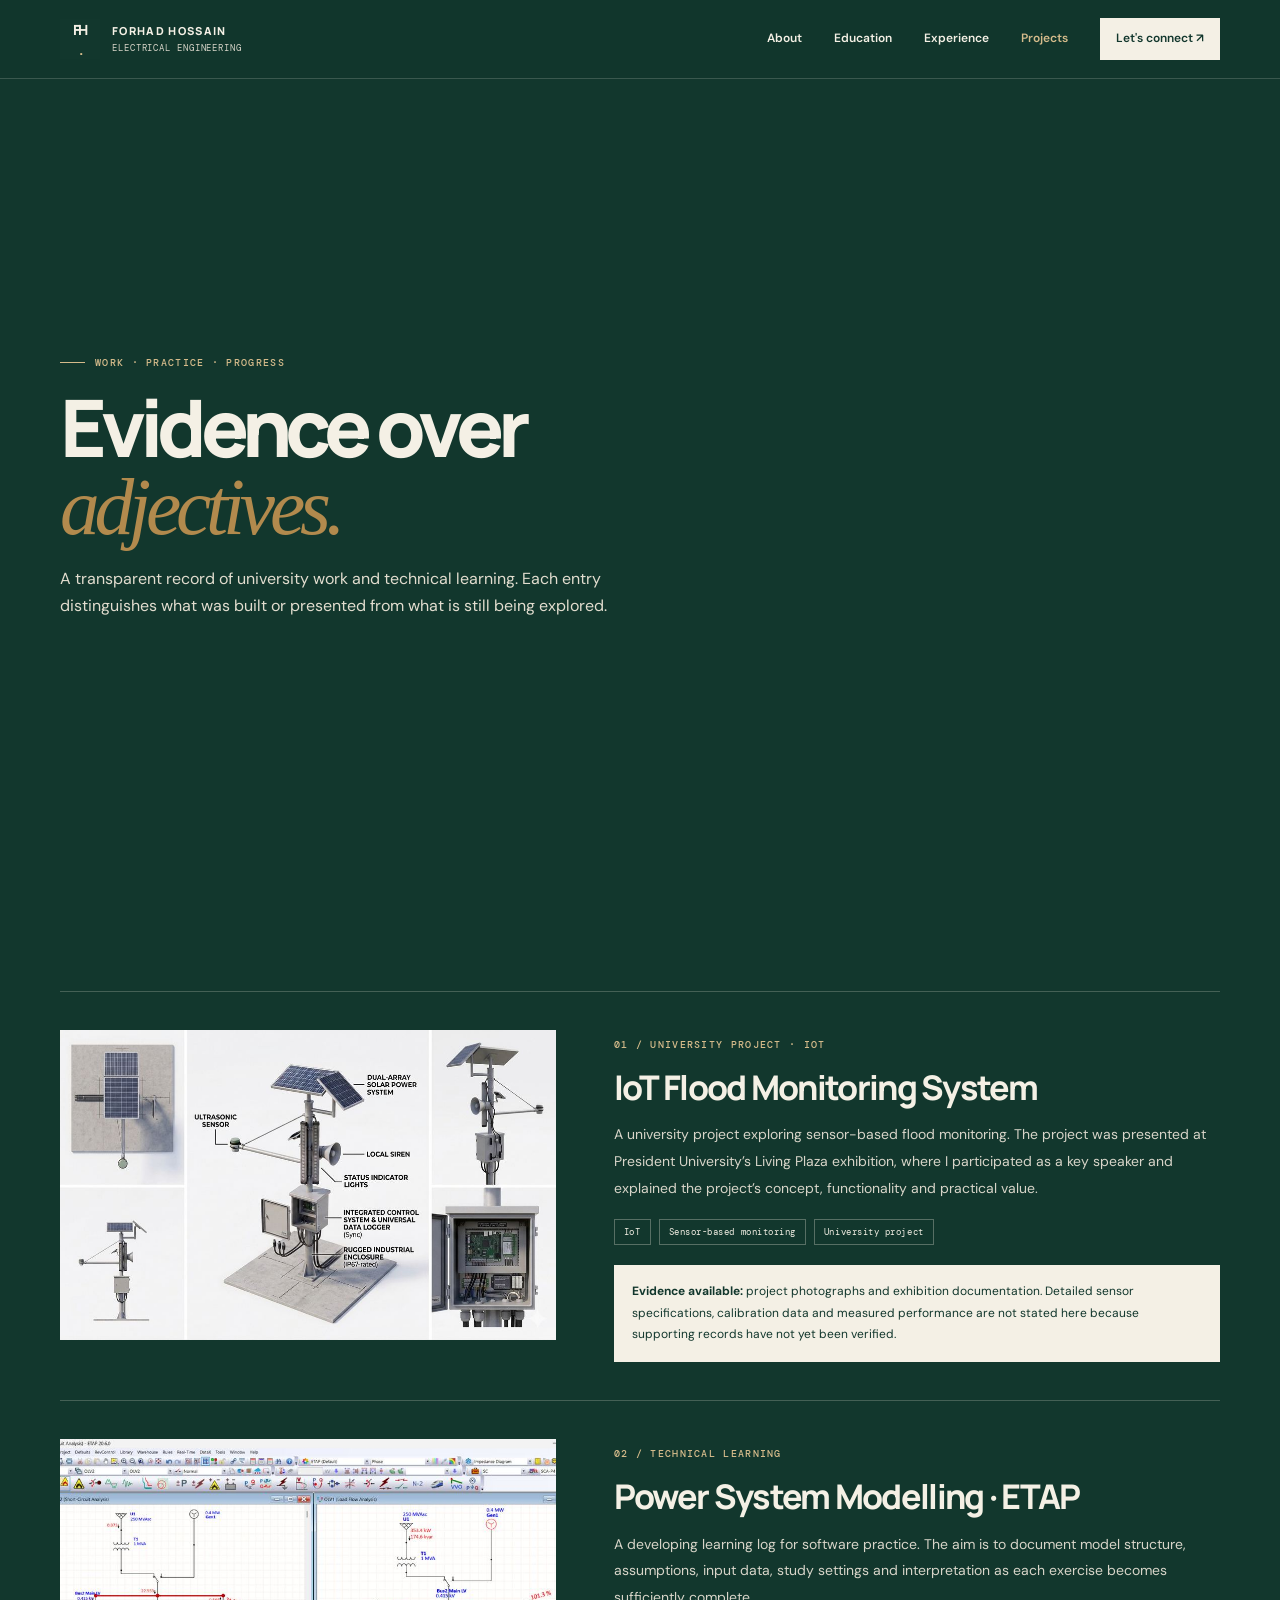
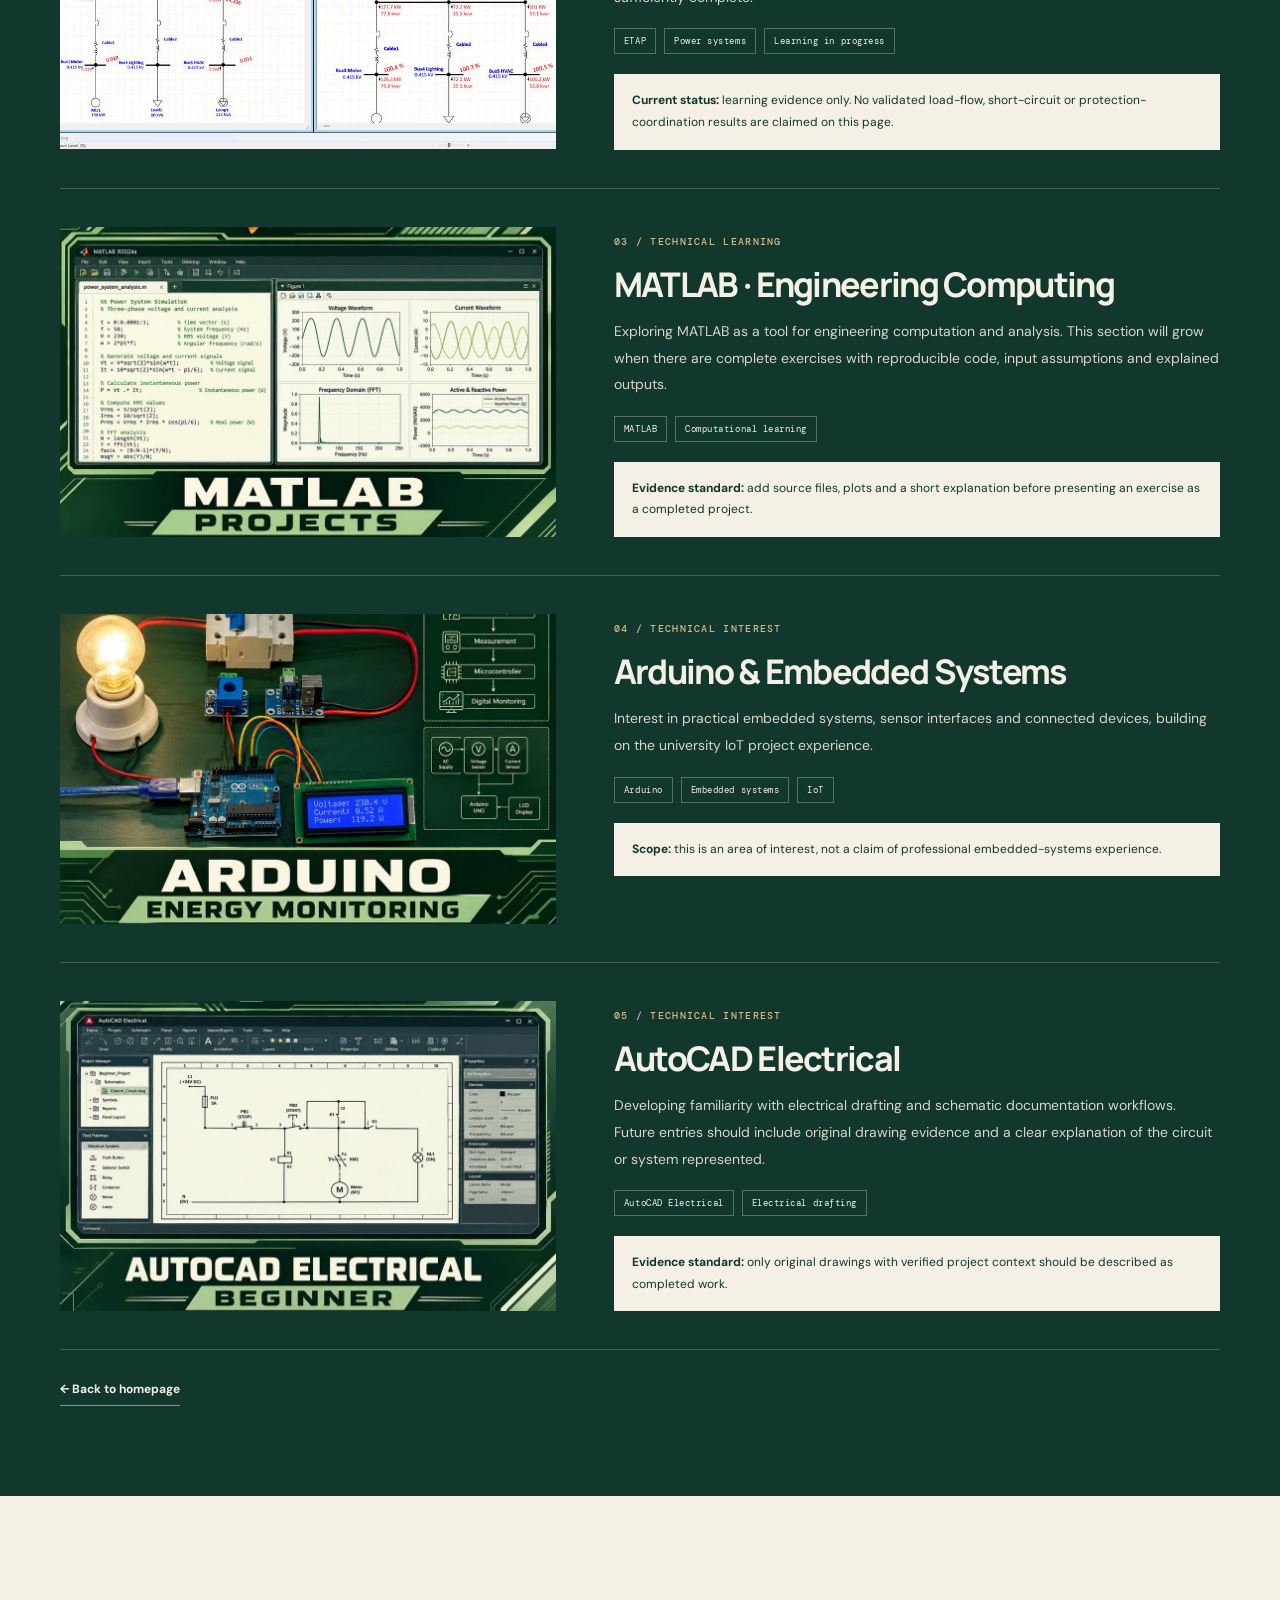
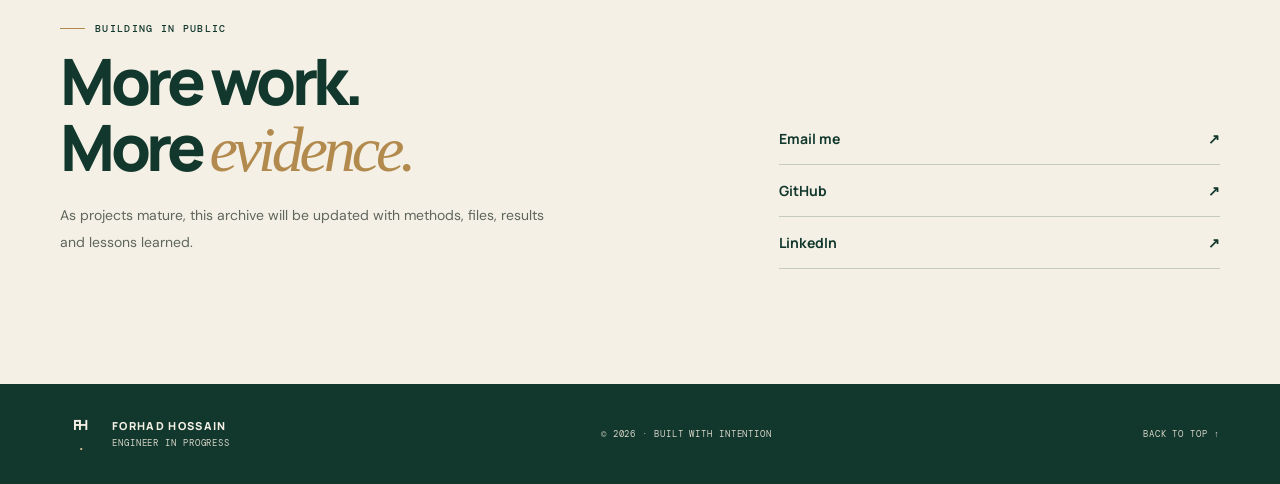
<file: v3-preview/projects.html>
<!doctype html>
<html lang="en"><head><meta charset="utf-8"><meta name="viewport" content="width=device-width, initial-scale=1"><meta name="theme-color" content="#12372d"><meta name="description" content="Selected university project evidence and technical learning notes by Forhad Hossain."><title>Projects & Learning | Forhad Hossain</title>
<link rel="preconnect" href="https://fonts.googleapis.com"><link rel="preconnect" href="https://fonts.gstatic.com" crossorigin><link href="https://fonts.googleapis.com/css2?family=DM+Mono:wght@400;500&family=DM+Sans:wght@400;500;600;700&family=Manrope:wght@400;500;600;700;800&display=swap" rel="stylesheet"><link rel="stylesheet" href="css/style.css"></head>
<body><a class="skip-link" href="#main">Skip to content</a>
<header class="site-header"><div class="header-inner"><a class="brand" href="index.html" aria-label="Forhad Hossain home"><span class="brand-symbol">FH<span>.</span></span><span class="brand-copy">FORHAD HOSSAIN<small>ELECTRICAL ENGINEERING</small></span></a><button class="menu-toggle" type="button" aria-expanded="false" aria-controls="primary-nav" aria-label="Open navigation"><span></span><span></span></button><nav class="primary-nav" id="primary-nav" aria-label="Primary navigation"><a href="index.html#about">About</a><a href="index.html#education">Education</a><a href="index.html#experience">Experience</a><a href="projects.html" aria-current="page">Projects</a><a class="nav-contact" href="index.html#contact">Let's connect ↗</a></nav></div></header>
<main id="main"><section class="archive-hero"><div class="container"><p class="eyebrow">WORK · PRACTICE · PROGRESS</p><h1>Evidence over<br><em>adjectives.</em></h1><p>A transparent record of university work and technical learning. Each entry distinguishes what was built or presented from what is still being explored.</p></div></section>
<section class="container archive-main">
<article class="archive-item" id="flood"><img src="../assets/projects/iot/flood-sensor.jpg" alt="Flood monitoring sensor project"><div><span class="tag">01 / UNIVERSITY PROJECT · IOT</span><h2>IoT Flood Monitoring System</h2><p>A university project exploring sensor-based flood monitoring. The project was presented at President University’s Living Plaza exhibition, where I participated as a key speaker and explained the project’s concept, functionality and practical value.</p><div class="facts"><span>IoT</span><span>Sensor-based monitoring</span><span>University project</span></div><div class="evidence-note"><strong>Evidence available:</strong> project photographs and exhibition documentation. Detailed sensor specifications, calibration data and measured performance are not stated here because supporting records have not yet been verified.</div></div></article>
<article class="archive-item" id="etap"><img src="../assets/projects/etap/beginner-01.jpg" alt="ETAP power system single-line diagram exercise"><div><span class="tag">02 / TECHNICAL LEARNING</span><h2>Power System Modelling · ETAP</h2><p>A developing learning log for software practice. The aim is to document model structure, assumptions, input data, study settings and interpretation as each exercise becomes sufficiently complete.</p><div class="facts"><span>ETAP</span><span>Power systems</span><span>Learning in progress</span></div><div class="evidence-note"><strong>Current status:</strong> learning evidence only. No validated load-flow, short-circuit or protection-coordination results are claimed on this page.</div></div></article>
<article class="archive-item" id="matlab"><img src="../assets/projects/matlab/project-01.jpg" alt="MATLAB engineering learning exercise"><div><span class="tag">03 / TECHNICAL LEARNING</span><h2>MATLAB · Engineering Computing</h2><p>Exploring MATLAB as a tool for engineering computation and analysis. This section will grow when there are complete exercises with reproducible code, input assumptions and explained outputs.</p><div class="facts"><span>MATLAB</span><span>Computational learning</span></div><div class="evidence-note"><strong>Evidence standard:</strong> add source files, plots and a short explanation before presenting an exercise as a completed project.</div></div></article>
<article class="archive-item" id="arduino"><img src="../assets/projects/arduino/project-04.jpg" alt="Arduino and embedded systems learning visual"><div><span class="tag">04 / TECHNICAL INTEREST</span><h2>Arduino & Embedded Systems</h2><p>Interest in practical embedded systems, sensor interfaces and connected devices, building on the university IoT project experience.</p><div class="facts"><span>Arduino</span><span>Embedded systems</span><span>IoT</span></div><div class="evidence-note"><strong>Scope:</strong> this is an area of interest, not a claim of professional embedded-systems experience.</div></div></article>
<article class="archive-item" id="autocad"><img src="../assets/projects/autocad/beginner-01.jpg" alt="AutoCAD Electrical drafting learning exercise"><div><span class="tag">05 / TECHNICAL INTEREST</span><h2>AutoCAD Electrical</h2><p>Developing familiarity with electrical drafting and schematic documentation workflows. Future entries should include original drawing evidence and a clear explanation of the circuit or system represented.</p><div class="facts"><span>AutoCAD Electrical</span><span>Electrical drafting</span></div><div class="evidence-note"><strong>Evidence standard:</strong> only original drawings with verified project context should be described as completed work.</div></div></article>
<a class="inline-link archive-back" href="index.html">← Back to homepage</a>
</section>
<section class="contact-section section"><div class="container contact-layout"><div><p class="eyebrow">BUILDING IN PUBLIC</p><h2 class="contact-title">More work.<br>More <em>evidence.</em></h2><p class="contact-description">As projects mature, this archive will be updated with methods, files, results and lessons learned.</p></div><div class="contact-links"><a href="mailto:info@forhadhossain.me"><span>Email me</span><span>↗</span></a><a href="https://github.com/forhadhossain-ee" target="_blank" rel="noopener"><span>GitHub</span><span>↗</span></a><a href="https://www.linkedin.com/in/forhadhossain-ee/" target="_blank" rel="noopener"><span>LinkedIn</span><span>↗</span></a></div></div></section>
</main><footer class="container site-footer"><a class="brand" href="index.html"><span class="brand-symbol">FH<span>.</span></span><span class="brand-copy">FORHAD HOSSAIN<small>ENGINEER IN PROGRESS</small></span></a><span class="footer-note">© 2026 · BUILT WITH INTENTION</span><a class="back-top" href="#main">BACK TO TOP ↑</a></footer><script src="js/script.js"></script></body></html>
</file>
<file: css/style.css>
/* MFH / PERSONAL PORTFOLIO
   Forest-green identity, editorial typography, responsive by design. */

:root {
  color-scheme: light;
  --forest: #0D2B1C;
  --forest-2: #173D2B;
  --forest-3: #244E39;
  --sage: #9BAF91;
  --gold: #C5A55A;
  --gold-light: #E0C982;
  --cream: #F5F0E8;
  --paper: #FBFAF7;
  --white: #FFFFFF;
  --ink: #18251D;
  --muted: #657269;
  --muted-light: #AEBAB1;
  --line: rgba(13, 43, 28, .13);
  --line-light: rgba(245, 240, 232, .17);
  --display: "Space Grotesk", "Inter", sans-serif;
  --body: "Inter", system-ui, sans-serif;
  --container: 1160px;
  --nav-height: 76px;
  --ease: cubic-bezier(.2, .7, .2, 1);
  --shadow: 0 24px 70px rgba(4, 20, 12, .15);
}
* { box-sizing: border-box; }
html { scroll-behavior: smooth; scroll-padding-top: 105px; }
body {
  margin: 0;
  background: var(--paper);
  color: var(--ink);
  font-family: var(--body);
  font-size: 16px;
  line-height: 1.7;
  -webkit-font-smoothing: antialiased;
  text-rendering: optimizeLegibility;
}
body.menu-open { overflow: hidden; }
a { color: inherit; text-decoration: none; }
button, input, textarea { font: inherit; }
button, a { -webkit-tap-highlight-color: transparent; }
img { display: block; max-width: 100%; }
p, h1, h2, h3, h4 { margin: 0; }
ul { margin: 0; padding: 0; list-style: none; }
::selection { background: var(--gold-light); color: var(--forest); }
.container { width: min(var(--container), calc(100% - 64px)); margin-inline: auto; }
.section { padding: clamp(88px, 10vw, 142px) 0; }
.section-paper { background: var(--paper); }
.section-cream { background: var(--cream); }
.section-green { background: var(--forest); color: var(--cream); }
.section-dark { background: var(--forest); color: var(--cream); position: relative; overflow: hidden; }
.skip-link {
  position: fixed; top: 12px; left: 12px; z-index: 1000;
  transform: translateY(-160%); padding: 10px 16px;
  background: var(--cream); color: var(--forest); border-radius: 4px;
}
.skip-link:focus { transform: translateY(0); }
.scroll-progress { position: fixed; inset: 0 0 auto; height: 3px; z-index: 500; pointer-events: none; }
.scroll-progress span { display: block; width: 0; height: 100%; background: var(--gold); }

/* Navigation */
.site-header { position: absolute; inset: 0 0 auto; z-index: 100; }
.nav {
  min-height: var(--nav-height); display: flex; align-items: center; justify-content: space-between;
  gap: 28px; border-bottom: 1px solid rgba(245,240,232,.13);
}
.brand { display: inline-flex; align-items: center; gap: 12px; flex-shrink: 0; }
.brand-mark { font: 700 1.7rem/1 var(--display); letter-spacing: -.09em; color: var(--cream); }
.brand-mark span, .footer-brand > span span { color: var(--gold); }
.brand-caption { padding-left: 12px; border-left: 1px solid rgba(245,240,232,.28); color: rgba(245,240,232,.58); font: 600 .58rem/1.4 var(--body); letter-spacing: .16em; }
.nav-links { display: flex; align-items: center; gap: clamp(16px, 2.1vw, 30px); }
.nav-link { position: relative; padding: 8px 0; color: rgba(245,240,232,.72); font-size: .77rem; font-weight: 500; transition: color .2s ease; }
.nav-link::after { content: ""; position: absolute; left: 0; bottom: 2px; width: 100%; height: 1px; background: var(--gold); transform: scaleX(0); transform-origin: right; transition: transform .25s var(--ease); }
.nav-link:hover, .nav-link.is-active { color: var(--cream); }
.nav-link:hover::after, .nav-link.is-active::after { transform: scaleX(1); transform-origin: left; }
.nav-cta { display: inline-flex; align-items: center; gap: 16px; padding: 11px 17px; border: 1px solid rgba(245,240,232,.3); color: var(--cream); font-size: .75rem; font-weight: 600; transition: background .2s ease, color .2s ease, border-color .2s ease; white-space: nowrap; }
.nav-cta span { color: var(--gold-light); font-size: 1rem; }
.nav-cta:hover { background: var(--cream); color: var(--forest); border-color: var(--cream); }
.nav-cta:hover span { color: var(--forest); }
.menu-toggle, .mobile-navigation { display: none; }

/* Hero */
.hero { min-height: 790px; min-height: min(900px, 100svh); padding: 154px 0 40px; display: flex; flex-direction: column; justify-content: center; }
.hero-grid-lines, .research-grid-lines {
  position: absolute; inset: 0; pointer-events: none; opacity: .22;
  background-image: linear-gradient(rgba(245,240,232,.07) 1px, transparent 1px), linear-gradient(90deg, rgba(245,240,232,.07) 1px, transparent 1px);
  background-size: 72px 72px; mask-image: linear-gradient(90deg, transparent, #000 25%, #000 85%, transparent);
}
.hero::before {
  content: ""; position: absolute; width: 700px; height: 700px; right: -170px; top: 80px;
  background: radial-gradient(circle, rgba(82,119,88,.24), transparent 68%); pointer-events: none;
}
.hero-layout { position: relative; z-index: 1; display: grid; grid-template-columns: 1.12fr .88fr; align-items: center; gap: clamp(48px, 8vw, 116px); flex: 1; }
.eyebrow { display: flex; align-items: center; gap: 12px; margin-bottom: 24px; color: var(--forest-2); font-size: .67rem; font-weight: 700; letter-spacing: .16em; line-height: 1.4; }
.eyebrow > span:first-child { color: var(--gold-deep, #987A3C); font: 600 .7rem var(--display); letter-spacing: .06em; }
.eyebrow-light { color: rgba(245,240,232,.7); }
.eyebrow-light > span:first-child { color: var(--gold-light); }
.eyebrow-dot { width: 7px; height: 7px; border-radius: 50%; background: var(--gold); box-shadow: 0 0 0 5px rgba(197,165,90,.13); }
.hero h1 { max-width: 780px; color: var(--cream); font: 600 clamp(3.2rem, 6.3vw, 6.4rem)/.99 var(--display); letter-spacing: -.075em; }
.hero h1 em, .section-intro h2 em, .section-heading h2 em, .research-copy h2 em, .contact-copy h2 em, .philosophy-inner h2 em { color: var(--gold-light); font-style: normal; }
.hero-description { max-width: 620px; margin-top: 30px; color: rgba(245,240,232,.75); font-size: clamp(.97rem, 1.2vw, 1.08rem); line-height: 1.85; }
.hero-actions { display: flex; align-items: center; flex-wrap: wrap; gap: 26px; margin-top: 36px; }
.button { min-height: 50px; display: inline-flex; align-items: center; justify-content: center; gap: 24px; padding: 0 21px; font-size: .78rem; font-weight: 700; transition: transform .2s var(--ease), background .2s ease, color .2s ease; }
.button:hover { transform: translateY(-3px); }
.button-light { background: var(--cream); color: var(--forest); }
.button-light:hover { background: var(--gold-light); }
.button span { font-size: 1.1rem; }
.text-link { display: inline-flex; align-items: center; gap: 16px; font-size: .79rem; font-weight: 600; border-bottom: 1px solid currentColor; padding: 0 0 5px; transition: gap .2s ease, color .2s ease; }
.text-link:hover { gap: 23px; }
.text-link-light { color: var(--cream); border-color: rgba(245,240,232,.45); }
.text-link-light span { color: var(--gold-light); }
.hero-meta { display: flex; gap: clamp(22px, 4vw, 56px); margin-top: 64px; padding-top: 22px; border-top: 1px solid var(--line-light); }
.hero-meta > div { display: grid; gap: 5px; }
.meta-label { color: rgba(245,240,232,.44); font-size: .57rem; font-weight: 700; letter-spacing: .16em; }
.meta-value { color: var(--cream); font-size: .76rem; font-weight: 500; }
.hero-visual { min-height: 510px; position: relative; display: grid; place-items: center; }
.hero-photo-frame { position: relative; z-index: 2; width: min(100%, 380px); aspect-ratio: .79; padding: 12px; border: 1px solid rgba(224,201,130,.55); transform: rotate(2deg); box-shadow: 26px 28px 0 rgba(197,165,90,.09); }
.hero-photo-frame::before { content: ""; position: absolute; inset: 7px; border: 1px solid rgba(245,240,232,.15); pointer-events: none; z-index: 2; }
.hero-photo-frame img { width: 100%; height: 100%; object-fit: cover; object-position: center 28%; filter: saturate(.82); }
.photo-index { position: absolute; right: 22px; bottom: 22px; z-index: 3; padding: 6px 9px; background: var(--forest); color: var(--gold-light); font: 600 .6rem var(--display); letter-spacing: .14em; }
.hero-orbit { position: absolute; border: 1px solid rgba(197,165,90,.2); border-radius: 50%; }
.orbit-one { width: 500px; height: 500px; }
.orbit-two { width: 600px; height: 600px; border-style: dashed; opacity: .5; }
.floating-note { position: absolute; z-index: 4; display: flex; align-items: center; gap: 12px; padding: 13px 16px; background: rgba(245,240,232,.97); color: var(--forest); box-shadow: var(--shadow); min-width: 195px; }
.note-top { top: 70px; left: -30px; }
.note-bottom { bottom: 48px; right: -38px; }
.note-symbol { width: 34px; height: 34px; display: grid; place-items: center; background: rgba(13,43,28,.08); color: var(--forest); font: 700 1.3rem var(--display); }
.note-symbol-gold { background: rgba(197,165,90,.2); color: #8A6D30; }
.floating-note strong, .floating-note small { display: block; }
.floating-note strong { font: 600 .75rem var(--display); }
.floating-note small { margin-top: 2px; color: #6E796F; font-size: .61rem; }
.visual-coordinate { position: absolute; right: -16px; top: 18px; color: rgba(245,240,232,.38); font: .56rem var(--display); letter-spacing: .14em; writing-mode: vertical-rl; }
.hero-bottom { position: relative; z-index: 1; display: flex; align-items: center; gap: 14px; padding-top: 24px; color: rgba(245,240,232,.45); font: 600 .57rem var(--display); letter-spacing: .15em; }
.hero-bottom span:last-child { margin-left: auto; }
.scroll-line { width: 44px; height: 1px; background: var(--gold); }

/* Identity strip */
.identity-strip { background: var(--cream); border-bottom: 1px solid var(--line); }
.strip-inner { min-height: 72px; display: flex; align-items: center; justify-content: space-between; gap: 20px; }
.strip-inner span { color: var(--forest-2); font: 600 .72rem var(--display); letter-spacing: -.01em; }
.strip-inner i { width: 5px; height: 5px; flex: 0 0 5px; background: var(--gold); transform: rotate(45deg); }

/* About */
.about-layout { display: grid; grid-template-columns: .85fr 1.15fr; gap: clamp(50px, 9vw, 130px); align-items: start; }
.section-intro h2, .section-heading h2 { color: var(--forest); font: 600 clamp(2.7rem, 4.6vw, 4.55rem)/1.05 var(--display); letter-spacing: -.065em; }
.section-intro h2 em, .section-heading h2 em { color: #78906E; }
.intro-note { max-width: 260px; margin-top: 28px; color: var(--muted); font-size: .88rem; line-height: 1.75; }
.about-content { max-width: 650px; padding-top: 8px; }
.about-content p { margin-top: 17px; color: #59665D; font-size: .91rem; line-height: 1.9; }
.about-content .about-lead { margin: 0 0 23px; color: var(--forest); font: 500 clamp(1.4rem, 2.1vw, 1.9rem)/1.4 var(--display); letter-spacing: -.035em; }
.about-signature { display: flex; align-items: center; gap: 13px; margin-top: 34px; color: var(--forest); font: 600 .74rem var(--display); }
.signature-line { width: 42px; height: 1px; background: var(--gold); }
.pillars-grid { display: grid; grid-template-columns: repeat(3, 1fr); gap: 16px; margin-top: 86px; }
.pillar-card { position: relative; min-height: 250px; padding: 28px 27px 24px; border: 1px solid var(--line); background: rgba(255,255,255,.6); transition: transform .25s var(--ease), box-shadow .25s ease, border-color .25s ease; }
.pillar-card:hover { transform: translateY(-6px); border-color: rgba(197,165,90,.65); box-shadow: 0 18px 45px rgba(13,43,28,.07); }
.pillar-number { color: #9BA89D; font: 600 .66rem var(--display); letter-spacing: .1em; }
.pillar-icon { position: absolute; top: 25px; right: 27px; color: var(--gold); font: 2rem var(--display); }
.pillar-card h3 { margin-top: 31px; color: var(--forest); font: 600 1.35rem var(--display); letter-spacing: -.04em; }
.pillar-card p { max-width: 290px; margin-top: 10px; color: var(--muted); font-size: .79rem; line-height: 1.75; }
.pillar-foot { display: block; margin-top: 24px; color: #87948A; font: 600 .56rem var(--display); letter-spacing: .14em; }

/* Interests */
.section-heading { display: flex; align-items: end; justify-content: space-between; gap: 50px; margin-bottom: 56px; }
.section-heading-note { max-width: 310px; margin-bottom: 7px; color: var(--muted); font-size: .84rem; line-height: 1.8; }
.section-heading-light h2 { color: var(--cream); }
.section-heading-light h2 em { color: var(--gold-light); }
.section-heading-light .section-heading-note { color: rgba(245,240,232,.62); }
.interest-grid { display: grid; grid-template-columns: repeat(3, 1fr); gap: 14px; }
.interest-card { min-height: 460px; padding: 26px 25px 27px; border: 1px solid var(--line-light); background: rgba(255,255,255,.025); transition: background .25s ease, transform .25s var(--ease), border-color .25s ease; }
.interest-card:hover { transform: translateY(-5px); background: rgba(255,255,255,.055); border-color: rgba(224,201,130,.5); }
.interest-top { display: flex; justify-content: space-between; align-items: center; color: rgba(245,240,232,.53); font: 600 .59rem var(--display); letter-spacing: .13em; }
.interest-arrow { color: var(--gold-light); font-size: 1.05rem; }
.interest-graphic { height: 142px; margin: 17px -4px 22px; display: flex; align-items: center; }
.interest-graphic svg { width: 100%; height: 100%; overflow: visible; }
.interest-graphic path, .interest-graphic rect { fill: none; stroke: var(--gold-light); stroke-width: 1.25; vector-effect: non-scaling-stroke; }
.interest-graphic circle { fill: var(--gold-light); }
.interest-graphic .graphic-secondary { stroke: rgba(245,240,232,.18); stroke-dasharray: 3 6; }
.interest-card h3 { color: var(--cream); font: 600 1.4rem/1.25 var(--display); letter-spacing: -.045em; }
.interest-card p { margin-top: 13px; color: rgba(245,240,232,.64); font-size: .77rem; line-height: 1.8; }
.interest-tags { display: flex; flex-wrap: wrap; gap: 7px; margin-top: 22px; }
.interest-tags li { padding: 5px 8px; border: 1px solid rgba(245,240,232,.17); color: rgba(245,240,232,.72); font-size: .59rem; }
.disclaimer-note { margin-top: 23px; color: rgba(245,240,232,.43); font-size: .68rem; }

/* Work */
.work-grid { display: grid; grid-template-columns: 1.08fr .92fr; gap: 50px 28px; align-items: start; }
.work-card { min-width: 0; }
.work-card-featured { grid-row: span 2; }
.work-image { position: relative; display: block; height: 245px; overflow: hidden; background: #E7E9E1; }
.work-image-large { height: 550px; }
.work-image::after { content: ""; position: absolute; inset: 0; background: linear-gradient(180deg, rgba(13,43,28,.05), rgba(13,43,28,.28)); opacity: .6; transition: opacity .25s ease; }
.work-image img { width: 100%; height: 100%; object-fit: cover; transition: transform .6s var(--ease); }
.work-card:hover .work-image img { transform: scale(1.045); }
.work-card:hover .work-image::after { opacity: .9; }
.image-corner-label { position: absolute; z-index: 2; top: 17px; left: 18px; padding: 7px 10px; background: rgba(13,43,28,.88); color: var(--cream); font: 600 .55rem var(--display); letter-spacing: .13em; }
.image-open { position: absolute; z-index: 2; right: 18px; bottom: 17px; width: 36px; height: 36px; display: grid; place-items: center; background: var(--cream); color: var(--forest); font-size: 1rem; transition: transform .2s ease; }
.work-card:hover .image-open { transform: rotate(45deg); }
.work-copy { padding-top: 19px; }
.work-meta { display: flex; align-items: center; justify-content: space-between; gap: 14px; color: #8B968E; font: 600 .57rem var(--display); letter-spacing: .1em; text-transform: uppercase; }
.work-meta span:last-child { color: #A18A54; }
.work-copy h3 { margin-top: 10px; color: var(--forest); font: 600 1.45rem var(--display); letter-spacing: -.045em; }
.work-copy p { max-width: 570px; margin-top: 8px; color: var(--muted); font-size: .79rem; line-height: 1.8; }
.work-link { display: inline-flex; align-items: center; gap: 12px; margin-top: 16px; color: var(--forest); font-size: .72rem; font-weight: 700; border-bottom: 1px solid rgba(13,43,28,.28); padding-bottom: 4px; transition: gap .2s ease; }
.work-link:hover { gap: 19px; }
.work-link span { color: #A88743; }
.work-footnote { display: flex; align-items: center; gap: 10px; margin-top: 43px; padding-top: 17px; border-top: 1px solid var(--line); color: #758078; font-size: .68rem; }
.footnote-mark { width: 18px; height: 18px; display: grid; place-items: center; border: 1px solid #B4A16D; border-radius: 50%; color: #8A7139; font: 600 .65rem var(--display); }

/* Journey */
.journey-layout { display: grid; grid-template-columns: .8fr 1.2fr; gap: clamp(45px, 8vw, 112px); }
.timeline { position: relative; }
.timeline::before { content: ""; position: absolute; top: 7px; bottom: 20px; left: 119px; width: 1px; background: rgba(13,43,28,.18); }
.timeline-item { position: relative; display: grid; grid-template-columns: 100px 1fr; gap: 39px; padding-bottom: 45px; }
.timeline-date { padding-top: 2px; color: var(--forest); font: 600 .66rem/1.6 var(--display); letter-spacing: .04em; text-align: right; }
.timeline-date span { display: block; color: #8B968E; font-size: .55rem; letter-spacing: .1em; }
.timeline-marker { position: absolute; top: 5px; left: 114px; width: 11px; height: 11px; border: 2px solid var(--forest); border-radius: 50%; background: var(--cream); box-shadow: 0 0 0 5px var(--cream); }
.timeline-future .timeline-marker { border-color: var(--gold); background: var(--gold); }
.timeline-content { padding-left: 0; }
.timeline-kicker { color: #9A8047; font: 700 .56rem var(--display); letter-spacing: .13em; }
.timeline-content h3 { margin-top: 7px; color: var(--forest); font: 600 1.25rem var(--display); letter-spacing: -.035em; }
.timeline-content h4 { margin-top: 5px; color: #68756B; font: 500 .72rem/1.6 var(--body); }
.timeline-content > p:last-child { margin-top: 10px; color: #68756B; font-size: .76rem; line-height: 1.8; }

/* Research */
.research-section { padding: clamp(88px, 10vw, 138px) 0; }
.research-layout { position: relative; z-index: 1; display: grid; grid-template-columns: .9fr 1.1fr; gap: clamp(50px, 9vw, 130px); align-items: center; }
.research-copy h2, .contact-copy h2 { color: var(--cream); font: 600 clamp(2.8rem, 4.7vw, 4.7rem)/1.03 var(--display); letter-spacing: -.065em; }
.research-copy > p:not(.eyebrow) { max-width: 450px; margin-top: 24px; color: rgba(245,240,232,.68); font-size: .9rem; line-height: 1.9; }
.research-copy .text-link { margin-top: 31px; }
.research-topics { border-top: 1px solid var(--line-light); }
.topic-row { min-height: 67px; display: grid; grid-template-columns: 38px 1fr 20px; align-items: center; gap: 12px; border-bottom: 1px solid var(--line-light); }
.topic-row > span:first-child { color: var(--gold-light); font: 600 .63rem var(--display); }
.topic-row strong { color: var(--cream); font: 500 .86rem var(--display); }
.topic-arrow { color: rgba(245,240,232,.35); transition: transform .2s ease, color .2s ease; }
.topic-row:hover .topic-arrow { transform: translate(3px,-3px); color: var(--gold-light); }
.research-caption { margin-top: 17px; color: rgba(245,240,232,.42); font-size: .64rem; }

/* Philosophy */
.philosophy-section { padding: clamp(90px, 12vw, 165px) 0; background: var(--cream); text-align: center; }
.philosophy-inner { max-width: 850px; margin-inline: auto; }
.philosophy-inner .eyebrow { justify-content: center; }
.quote-mark { height: 66px; margin-top: 14px; color: var(--gold); font: 6rem/.9 Georgia, serif; }
.philosophy-inner h2 { color: var(--forest); font: 600 clamp(3.2rem, 7vw, 6.5rem)/.99 var(--display); letter-spacing: -.075em; }
.philosophy-inner h2 em { color: #7E9675; }
.philosophy-inner > p:not(.eyebrow) { max-width: 550px; margin: 27px auto 0; color: #667168; font-size: .86rem; line-height: 1.9; }
.philosophy-signature { display: inline-block; margin-top: 31px; color: var(--forest); font: 700 .59rem var(--display); letter-spacing: .16em; }
.philosophy-signature span { padding-inline: 7px; color: var(--gold); }

/* Contact */
.contact-section { padding: clamp(88px, 10vw, 138px) 0; position: relative; overflow: hidden; }
.contact-section::after { content: "MFH"; position: absolute; right: -30px; bottom: -120px; color: rgba(245,240,232,.035); font: 700 clamp(16rem, 32vw, 32rem)/1 var(--display); letter-spacing: -.12em; pointer-events: none; }
.contact-layout { position: relative; z-index: 1; display: grid; grid-template-columns: 1fr .8fr; gap: clamp(45px, 10vw, 145px); }
.contact-copy > p:not(.eyebrow) { max-width: 430px; margin-top: 22px; color: rgba(245,240,232,.68); font-size: .86rem; line-height: 1.9; }
.button-cream { margin-top: 30px; background: var(--cream); color: var(--forest); }
.button-cream:hover { background: var(--gold-light); }
.contact-details { border-top: 1px solid var(--line-light); }
.contact-detail { padding: 21px 0; border-bottom: 1px solid var(--line-light); }
.contact-label { display: block; margin-bottom: 8px; color: rgba(245,240,232,.45); font: 600 .57rem var(--display); letter-spacing: .14em; }
.contact-detail > a, .social-inline a { display: inline-flex; align-items: center; gap: 12px; color: var(--cream); font: 500 .9rem var(--display); transition: color .2s ease; }
.contact-detail > a span, .social-inline a span { color: var(--gold-light); }
.contact-detail > a:hover, .social-inline a:hover { color: var(--gold-light); }
.social-inline { display: flex; flex-wrap: wrap; gap: 23px; }

/* Footer */
.site-footer { background: #082116; color: var(--cream); }
.footer-main { min-height: 112px; display: flex; align-items: center; justify-content: space-between; gap: 25px; border-bottom: 1px solid rgba(245,240,232,.12); }
.footer-brand { display: grid; gap: 3px; }
.footer-brand > span { color: var(--cream); font: 700 1.7rem/1 var(--display); letter-spacing: -.08em; }
.footer-brand small { color: rgba(245,240,232,.5); font-size: .62rem; }
.footer-main > p { color: rgba(245,240,232,.7); font: italic 500 .82rem var(--display); }
.back-top { display: inline-flex; align-items: center; gap: 12px; color: var(--cream); font-size: .68rem; font-weight: 600; }
.back-top span { color: var(--gold-light); font-size: 1rem; }
.footer-bottom { min-height: 54px; display: flex; align-items: center; justify-content: space-between; gap: 20px; color: rgba(245,240,232,.4); font-size: .59rem; }

/* Motion and focus */
.reveal { opacity: 0; transform: translateY(22px); transition: opacity .7s var(--ease), transform .7s var(--ease); }
.reveal.is-visible { opacity: 1; transform: translateY(0); }
:focus-visible { outline: 2px solid var(--gold-light); outline-offset: 4px; }
@media (prefers-reduced-motion: reduce) {
  *, *::before, *::after { scroll-behavior: auto !important; animation-duration: .01ms !important; animation-iteration-count: 1 !important; transition-duration: .01ms !important; }
  .reveal { opacity: 1; transform: none; }
}

/* Tablet */
@media (max-width: 1020px) {
  .container { width: min(var(--container), calc(100% - 48px)); }
  .nav-links { gap: 15px; }
  .nav-link { font-size: .7rem; }
  .nav-cta { padding: 10px 13px; gap: 9px; }
  .hero-layout { gap: 45px; grid-template-columns: 1.08fr .92fr; }
  .hero h1 { font-size: clamp(3.25rem, 6vw, 5.3rem); }
  .hero-visual { min-height: 460px; }
  .hero-photo-frame { width: min(100%, 330px); }
  .orbit-one { width: 420px; height: 420px; }
  .orbit-two { width: 510px; height: 510px; }
  .note-top { left: -14px; }
  .note-bottom { right: -14px; }
  .interest-card { padding-inline: 20px; }
  .work-image-large { height: 500px; }
}

/* Mobile and small tablet */
@media (max-width: 760px) {
  html { scroll-padding-top: 82px; }
  .container { width: calc(100% - 40px); }
  .nav { min-height: 72px; border-bottom-color: rgba(245,240,232,.12); }
  .brand-mark { font-size: 1.55rem; }
  .brand-caption { font-size: .52rem; }
  .nav-links, .nav-cta { display: none; }
  .menu-toggle { width: 44px; height: 44px; display: flex; flex-direction: column; align-items: center; justify-content: center; gap: 6px; border: 1px solid rgba(245,240,232,.32); background: transparent; color: var(--cream); cursor: pointer; }
  .menu-toggle span { width: 17px; height: 1px; background: var(--cream); transition: transform .2s ease; }
  .menu-toggle[aria-expanded="true"] span:first-child { transform: translateY(3.5px) rotate(45deg); }
  .menu-toggle[aria-expanded="true"] span:last-child { transform: translateY(-3.5px) rotate(-45deg); }
  .mobile-navigation { position: fixed; inset: 72px 0 0; z-index: 90; display: flex; flex-direction: column; gap: 0; padding: 22px 24px 40px; background: var(--forest); border-top: 1px solid var(--line-light); opacity: 0; visibility: hidden; transform: translateY(-8px); transition: opacity .2s ease, visibility .2s ease, transform .2s ease; overflow-y: auto; }
  .mobile-navigation.is-open { opacity: 1; visibility: visible; transform: translateY(0); }
  .mobile-navigation > a { padding: 17px 2px; border-bottom: 1px solid var(--line-light); color: var(--cream); font: 500 1.2rem var(--display); }
  .mobile-navigation .mobile-connect { margin-top: 20px; padding: 16px 18px; border: 1px solid rgba(245,240,232,.35); display: flex; justify-content: space-between; color: var(--gold-light); font-size: .9rem; }
  .hero { min-height: auto; padding: 126px 0 26px; }
  .hero-layout { grid-template-columns: 1fr; gap: 42px; }
  .hero-copy { order: 1; }
  .hero h1 { font-size: clamp(3.25rem, 11vw, 5.6rem); }
  .hero-description { max-width: 590px; margin-top: 22px; font-size: .92rem; }
  .hero-actions { margin-top: 27px; gap: 21px; }
  .hero-meta { margin-top: 38px; gap: 22px; justify-content: space-between; }
  .meta-label { font-size: .52rem; }
  .meta-value { font-size: .67rem; }
  .hero-visual { min-height: 430px; order: 2; margin: 0 auto; width: min(100%, 500px); }
  .hero-photo-frame { width: min(72%, 300px); }
  .orbit-one { width: 360px; height: 360px; }
  .orbit-two { width: 430px; height: 430px; }
  .note-top { top: 47px; left: 0; }
  .note-bottom { bottom: 31px; right: 0; }
  .floating-note { min-width: 170px; padding: 10px 12px; }
  .note-symbol { width: 29px; height: 29px; }
  .visual-coordinate { right: 0; top: 0; }
  .hero-bottom { padding-top: 12px; }
  .strip-inner { min-height: 76px; flex-wrap: wrap; justify-content: center; gap: 9px 13px; padding-block: 16px; }
  .strip-inner span { font-size: .63rem; }
  .strip-inner i { width: 4px; height: 4px; flex-basis: 4px; }
  .section { padding: 82px 0; }
  .about-layout, .journey-layout, .research-layout, .contact-layout { grid-template-columns: 1fr; gap: 38px; }
  .section-intro h2, .section-heading h2 { font-size: clamp(2.8rem, 9vw, 4.3rem); }
  .intro-note { margin-top: 17px; }
  .about-content { max-width: none; }
  .about-content p { font-size: .85rem; }
  .pillars-grid { grid-template-columns: 1fr; margin-top: 52px; gap: 10px; }
  .pillar-card { min-height: auto; padding: 23px 22px; }
  .pillar-card h3 { margin-top: 20px; }
  .pillar-card p { max-width: 520px; }
  .pillar-foot { margin-top: 17px; }
  .section-heading { align-items: start; flex-direction: column; gap: 17px; margin-bottom: 37px; }
  .section-heading-note { max-width: 520px; }
  .interest-grid { grid-template-columns: 1fr; gap: 12px; }
  .interest-card { min-height: auto; padding: 23px; }
  .interest-graphic { height: 112px; margin-block: 9px 15px; }
  .interest-card h3 { font-size: 1.35rem; }
  .disclaimer-note { line-height: 1.6; }
  .work-grid { grid-template-columns: 1fr; gap: 42px; }
  .work-card-featured { grid-row: auto; }
  .work-image, .work-image-large { height: clamp(220px, 64vw, 380px); }
  .work-copy h3 { font-size: 1.3rem; }
  .work-footnote { align-items: flex-start; line-height: 1.6; }
  .timeline::before { left: 4px; }
  .timeline-item { grid-template-columns: 1fr; gap: 9px; padding-left: 29px; padding-bottom: 35px; }
  .timeline-date { text-align: left; font-size: .62rem; }
  .timeline-date span { display: inline; margin-left: 6px; }
  .timeline-marker { left: 0; top: 4px; }
  .timeline-content h3 { font-size: 1.17rem; }
  .research-layout { gap: 45px; }
  .research-copy h2, .contact-copy h2 { font-size: clamp(2.9rem, 10vw, 4.5rem); }
  .topic-row { min-height: 62px; grid-template-columns: 30px 1fr 16px; }
  .topic-row strong { font-size: .78rem; }
  .philosophy-section { padding: 92px 0; }
  .philosophy-inner h2 { font-size: clamp(3.3rem, 11vw, 5.5rem); }
  .philosophy-inner > p:not(.eyebrow) { font-size: .8rem; }
  .contact-layout { gap: 48px; }
  .footer-main { min-height: auto; padding-block: 27px; flex-wrap: wrap; }
  .footer-main > p { order: 3; width: 100%; }
  .footer-bottom { min-height: auto; padding-block: 16px; flex-direction: column; align-items: flex-start; gap: 6px; }
}
@media (max-width: 420px) {
  .container { width: calc(100% - 32px); }
  .brand-caption { max-width: 90px; line-height: 1.3; }
  .hero h1 { font-size: 3.15rem; }
  .hero-visual { min-height: 360px; }
  .hero-photo-frame { width: 70%; }
  .orbit-one { width: 300px; height: 300px; }
  .orbit-two { width: 360px; height: 360px; }
  .floating-note { min-width: 150px; }
  .floating-note strong { font-size: .68rem; }
  .floating-note small { font-size: .55rem; }
  .note-top { left: -3px; }
  .note-bottom { right: -3px; }
  .hero-meta { gap: 11px; }
  .meta-value { font-size: .61rem; }
  .button { padding-inline: 16px; gap: 15px; }
  .text-link { font-size: .74rem; }
  .social-inline { gap: 15px; }
}

/* Inline project visual and graceful no-script behavior */
.work-image-arduino { display: grid; place-items: center; padding: 18px; color: #355A43; background: #E8ECE4; }
.arduino-visual { width: 100%; height: 100%; max-height: 420px; }
.reveal { opacity: 1; transform: none; }
.js .reveal { opacity: 0; transform: translateY(22px); }
.js .reveal.is-visible { opacity: 1; transform: translateY(0); }
@media (prefers-reduced-motion: reduce) {
  .js .reveal { opacity: 1; transform: none; }
}

.work-status { display: inline-block; margin-top: 16px; color: #8B784D; font: 700 .58rem var(--display); letter-spacing: .12em; }
</file>
<file: preview/css/style.css>
:root{--forest:#12372d;--forest2:#1d4a3b;--cream:#f4f0e5;--paper:#fbfaf6;--sage:#b9c9b7;--gold:#b58c4b;--ink:#17241f;--muted:#68766e;--line:#d9ded5;--serif:Georgia,"Times New Roman",serif;--sans:"DM Sans",Arial,sans-serif;--display:Manrope,Arial,sans-serif}*{box-sizing:border-box}html{scroll-behavior:smooth;scroll-padding-top:100px}body{margin:0;background:var(--paper);color:var(--ink);font-family:var(--sans);font-size:16px;line-height:1.65}a{color:inherit;text-decoration:none}img{display:block;max-width:100%}.wrap{width:min(1180px,calc(100% - 64px));margin-inline:auto}.skip{position:absolute;left:-999px;top:8px;background:white;padding:12px;z-index:99}.skip:focus{left:8px}.header{height:84px;padding:0 max(32px,calc((100vw - 1180px)/2));display:flex;align-items:center;justify-content:space-between;border-bottom:1px solid var(--line);background:var(--paper);position:sticky;top:0;z-index:20}.brand{display:flex;align-items:center;gap:12px;font:700 12px var(--display);letter-spacing:.12em}.brand-mark{width:38px;height:38px;background:var(--forest);color:var(--cream);display:grid;place-items:center;font:800 15px var(--display);letter-spacing:-.08em}.brand-mark span{color:#d7b77b}.brand small{display:block;font:10px var(--mono,monospace);letter-spacing:.12em;color:var(--muted);margin-top:3px}.header nav{display:flex;align-items:center;gap:32px;font-size:13px}.header nav a:not(.nav-cta){color:#526158}.header nav a:hover,.under-link:hover{color:var(--gold)}.nav-cta{padding:11px 17px;background:var(--forest);color:white}.menu{display:none}.hero{min-height:650px;padding-block:86px 70px;display:grid;grid-template-columns:1.15fr .85fr;align-items:center;gap:70px}.eyebrow,.index,.tag,.hero-meta,.section-label,.image-note,.record-side small,.interest-grid small,.footer>span,.footer>a:last-child{font:11px "DM Mono",monospace;letter-spacing:.11em}.eyebrow{color:var(--gold);display:flex;align-items:center;gap:10px}.eyebrow span{width:24px;height:1px;background:var(--gold)}.index{color:#9aa59b;margin-top:34px}.hero h1{font:800 clamp(56px,7vw,96px)/.99 var(--display);letter-spacing:-.075em;margin:18px 0 26px;color:var(--forest)}h1 em,h2 em{font-family:var(--serif);font-weight:400;color:var(--gold);letter-spacing:-.06em}.intro{max-width:590px;color:#58665e;font-size:18px;line-height:1.75}.intro strong{color:var(--forest)}.actions{display:flex;align-items:center;gap:28px;margin-top:34px}.button{display:inline-flex;align-items:center;gap:34px;padding:15px 20px;font-size:13px;font-weight:600}.button-dark{background:var(--forest);color:white}.button-dark:hover{background:var(--forest2)}.text-link,.under-link{font-size:13px;font-weight:600;border-bottom:1px solid var(--gold);padding-bottom:5px}.hero-meta{display:flex;gap:25px;margin-top:64px;color:#8a978e;font-size:9px}.hero-visual{position:relative;padding:20px 26px 30px 10px}.portrait-frame{position:relative;z-index:2;width:min(100%,390px);margin-left:auto;background:var(--sage);padding:12px 12px 42px;box-shadow:20px 20px 0 var(--cream)}.portrait-frame img{width:100%;aspect-ratio:4/5;object-fit:cover;object-position:center 25%;filter:saturate(.86)}.image-note{position:absolute;z-index:3;bottom:37px;left:18px;right:40px;display:flex;justify-content:space-between;color:var(--forest);font-size:9px}.orbit{position:absolute;border:1px solid #d4dfd2;border-radius:50%;z-index:0}.orbit-one{width:420px;height:420px;right:-25px;top:-25px}.orbit-two{width:500px;height:500px;right:-65px;top:-65px}.signal{border-block:1px solid var(--line);display:grid;grid-template-columns:repeat(3,1fr);padding:28px 0;margin-bottom:20px}.signal>div{padding:0 34px;border-right:1px solid var(--line)}.signal>div:first-child{padding-left:0}.signal>div:last-child{border:0}.signal small{display:block;font:10px "DM Mono",monospace;letter-spacing:.1em;color:var(--gold)}.signal strong{display:block;font:700 18px var(--display);margin-top:9px;color:var(--forest)}.signal p{margin:3px 0 0;color:var(--muted);font-size:13px}.section{padding-block:112px;display:grid;grid-template-columns:190px 1fr;gap:55px}.section-label{color:#87948b;display:flex;gap:16px;padding-top:8px}.section-label span:first-child{color:var(--gold)}.section-body>.eyebrow{margin:0 0 18px}.section h2,.contact h2{font:750 clamp(42px,5.2vw,68px)/1.04 var(--display);letter-spacing:-.065em;color:var(--forest);margin:0 0 42px}.two-col{display:grid;grid-template-columns:1fr .85fr;gap:60px}.large-copy{font:24px/1.55 var(--serif);color:var(--forest);margin:0}.body-copy{font-size:14px;color:var(--muted);line-height:1.9}.under-link{display:inline-block;margin-top:16px}.section-tint{background:var(--cream);padding-inline:max(32px,calc((100vw - 1180px)/2))}.section-tint .section-grid,.section-dark .section-grid{display:grid;grid-template-columns:190px 1fr;gap:55px;width:100%;max-width:1180px;margin:auto}.record{display:grid;grid-template-columns:1fr .7fr;gap:55px;border-top:1px solid #cdd5ca;padding-top:28px;margin-top:8px}.record h3{font:700 25px var(--display);color:var(--forest);margin:16px 0 3px}.record p{color:var(--muted);font-size:13px}.tag{color:var(--gold);font-size:10px}.record-side strong{font:700 54px var(--display);color:var(--forest)}.record-side small{display:block;color:var(--muted)}.record-side img{width:100%;max-height:210px;object-fit:cover}.campus{width:100%;height:230px;object-fit:cover;margin-top:38px;filter:saturate(.7)}.section-dark{background:var(--forest);color:var(--cream);padding-inline:max(32px,calc((100vw - 1180px)/2))}.section-dark .section-label{color:#a4b6a8}.section-dark .section-body h2{color:var(--cream)}.section-dark .section-body h2 em{color:#d1ad72}.section-dark .eyebrow{color:#d1ad72}.interest-grid{display:grid;grid-template-columns:repeat(2,1fr);border-top:1px solid #476456;border-left:1px solid #476456}.interest-grid article{padding:24px 26px;min-height:190px;border-right:1px solid #476456;border-bottom:1px solid #476456}.interest-grid article>span{font:11px "DM Mono",monospace;color:#caa66c}.interest-grid h3{font:700 22px var(--display);margin:16px 0 8px}.interest-grid p{font-size:13px;color:#c0cec3;max-width:300px}.interest-grid small{color:#9db0a2;font-size:9px}.project-feature{display:grid;grid-template-columns:1fr 1fr;gap:44px;align-items:center;margin:20px 0 56px}.project-feature img{width:100%;height:310px;object-fit:cover;background:var(--cream)}.project-feature h3{font:700 28px var(--display);color:var(--forest);margin:13px 0}.project-feature p{font-size:14px;color:var(--muted);line-height:1.85}.project-feature.reverse img{order:2}.button-outline{border:1px solid var(--forest);color:var(--forest)}.contact{background:#e8ede4;padding:90px 0}.contact-inner{display:grid;grid-template-columns:1fr .7fr;gap:100px;align-items:end}.contact h2{margin:18px 0}.contact-inner>div:first-child>p:last-child{max-width:480px;color:var(--muted);font-size:14px}.contact-links{display:grid}.contact-links a{padding:18px 0;border-bottom:1px solid #c5d0c3;display:flex;justify-content:space-between;font:600 15px var(--display);color:var(--forest)}.footer{min-height:105px;display:flex;align-items:center;justify-content:space-between;gap:18px}.footer>span,.footer>a:last-child{color:#89948b;font-size:9px}
@media(max-width:900px){.wrap{width:min(100% - 44px,700px)}.header{padding:0 22px}.header nav{gap:18px}.hero{gap:34px;min-height:auto;padding-block:65px}.hero h1{font-size:clamp(52px,8vw,74px)}.hero-meta{flex-direction:column;gap:7px;margin-top:38px}.section{grid-template-columns:120px 1fr;gap:30px;padding-block:80px}.section-tint,.section-dark{padding-inline:22px}.section-tint .section-grid,.section-dark .section-grid{grid-template-columns:120px 1fr;gap:30px}.contact-inner{gap:50px}}
@media(max-width:640px){.wrap{width:calc(100% - 40px)}.header{height:72px;padding-inline:20px}.brand{font-size:10px}.brand-mark{width:34px;height:34px}.menu{display:flex;width:42px;height:42px;border:1px solid var(--line);background:transparent;flex-direction:column;align-items:center;justify-content:center;gap:5px}.menu i{display:block;width:17px;height:1px;background:var(--forest)}.header nav{display:none;position:absolute;top:71px;left:0;right:0;background:var(--paper);padding:20px;box-shadow:0 15px 20px #17241f12;flex-direction:column;align-items:stretch;gap:0}.header nav.open{display:flex}.header nav a{padding:13px 8px;border-bottom:1px solid var(--line)}.header nav .nav-cta{text-align:center;margin-top:12px}.hero{grid-template-columns:1fr;padding-block:52px 45px;gap:42px}.hero h1{font-size:clamp(54px,15vw,72px)}.intro{font-size:16px}.hero-visual{width:min(100%,400px);margin:auto;padding:10px 18px 22px 0}.portrait-frame{width:82%;margin-right:8px;padding:9px 9px 35px}.portrait-frame img{aspect-ratio:4/4.8}.orbit-one{width:90vw;height:90vw;right:-8px;top:-12px}.orbit-two{width:105vw;height:105vw;right:-22px;top:-24px}.image-note{bottom:29px;left:6px;right:28px;font-size:8px}.hero-meta{font-size:8px}.actions{gap:20px;flex-wrap:wrap}.button{gap:22px}.signal{grid-template-columns:1fr;padding:12px 0}.signal>div,.signal>div:first-child{padding:17px 0;border-right:0;border-bottom:1px solid var(--line)}.signal>div:last-child{border-bottom:0}.section,.section-tint .section-grid,.section-dark .section-grid{display:block;padding-block:68px}.section-label{margin-bottom:30px}.section h2,.contact h2{font-size:clamp(42px,12vw,56px);margin-bottom:30px}.two-col{grid-template-columns:1fr;gap:20px}.large-copy{font-size:21px}.record{grid-template-columns:1fr;gap:18px}.record-side strong{font-size:44px}.campus{height:180px}.interest-grid{grid-template-columns:1fr}.interest-grid article{min-height:0;padding:22px}.project-feature{grid-template-columns:1fr;gap:20px;margin-bottom:40px}.project-feature img{height:220px}.project-feature.reverse img{order:0}.contact{padding:68px 0}.contact-inner{grid-template-columns:1fr;gap:28px}.footer{padding-block:25px;align-items:flex-start;flex-wrap:wrap}.footer .brand{width:100%}.footer>span{order:3}.footer>a:last-child{margin-left:auto}}
@media(min-width:641px) and (max-width:760px){.header nav{gap:12px;font-size:11px}.header .brand{font-size:9px}.nav-cta{padding:9px 10px}.hero{grid-template-columns:1fr .8fr;gap:20px}.hero h1{font-size:54px}.intro{font-size:15px}}
@media(prefers-reduced-motion:reduce){html{scroll-behavior:auto}*,*::before,*::after{animation-duration:.01ms!important;transition-duration:.01ms!important}}
</file>
<file: redesign-preview/styles/site.css>
:root{--forest:#102b22;--forest2:#183c2f;--cream:#f3f0e7;--paper:#e9e6dc;--white:#fbfaf6;--sage:#a9b7a2;--bronze:#c7a66a;--ink:#17231d;--muted:#68756c;--line:rgba(16,43,34,.16);--sans:"DM Sans",sans-serif;--display:"Manrope",sans-serif;--mono:"DM Mono",monospace}
*{box-sizing:border-box}html{scroll-behavior:smooth;scroll-padding-top:90px}body{margin:0;background:var(--cream);color:var(--ink);font-family:var(--sans);-webkit-font-smoothing:antialiased}a{color:inherit;text-decoration:none}img{display:block;max-width:100%}button{font:inherit}.topline{height:31px;padding:0 5.5vw;background:var(--forest);color:rgba(243,240,231,.68);display:flex;justify-content:space-between;align-items:center;font:9px var(--mono);letter-spacing:.12em}.topline i,.note-dot{display:inline-block;width:6px;height:6px;border-radius:50%;background:var(--bronze);margin:0 8px;vertical-align:middle}
.site-header{height:82px;padding:0 5.5vw;display:flex;align-items:center;justify-content:space-between;border-bottom:1px solid var(--line);background:var(--cream);position:relative;z-index:10}.brand{display:flex;align-items:center;gap:13px}.brand-mark{font:800 27px var(--display);letter-spacing:-.1em;color:var(--forest)}.brand-mark span,.footer-brand span{color:var(--bronze)}.brand-name{font:700 10px var(--display);letter-spacing:.15em}.brand-name small{display:block;margin-top:4px;color:var(--muted);font:8px var(--mono);letter-spacing:.13em}.site-header nav{display:flex;align-items:center;gap:32px}.site-header nav a{font-size:11px;font-weight:600;color:#4f5b53;transition:color .2s}.site-header nav a:hover{color:#a27e3e}.site-header nav .nav-contact{padding:13px 17px;border:1px solid var(--forest);color:var(--forest)}.nav-contact span{margin-left:18px}.menu-toggle{display:none;border:0;background:none;color:var(--forest);font:10px var(--mono);letter-spacing:.12em}
.hero{min-height:650px;background:var(--forest);color:var(--cream);display:grid;grid-template-columns:1.15fr .85fr;position:relative;overflow:hidden;padding:76px 11vw 56px 10vw}.hero:before{content:"";position:absolute;inset:0;background-image:linear-gradient(rgba(243,240,231,.045) 1px,transparent 1px),linear-gradient(90deg,rgba(243,240,231,.045) 1px,transparent 1px);background-size:54px 54px;mask-image:linear-gradient(90deg,black,transparent 80%);pointer-events:none}.hero-copy,.hero-visual{position:relative;z-index:1}.kicker,.eyebrow,.section-index,.mono,.project-number,.hero-foot,.experience-meta,.photo-caption,.image-caption,.contact-top,footer,.role-period{font-family:var(--mono);letter-spacing:.12em}.kicker{font-size:9px;color:var(--bronze);display:flex;align-items:center;gap:12px}.kicker-line{width:32px;height:1px;background:var(--bronze)}.hero h1{font:600 clamp(48px,6.5vw,90px)/.99 var(--display);letter-spacing:-.075em;margin:43px 0 25px}.hero h1 em,.profile h2 em,.experience h2 em,.education h2 em,.work h2 em,.learning h2 em,.contact h2 em{font-family:Georgia,serif;font-weight:400;color:var(--bronze);letter-spacing:-.055em}.hero-intro{max-width:465px;font-size:14px;line-height:1.9;color:rgba(243,240,231,.68)}.hero-actions{display:flex;align-items:center;gap:28px;margin-top:35px}.button{display:inline-flex;align-items:center;gap:35px;padding:15px 19px;font-size:11px;font-weight:700}.button-light{background:var(--cream);color:var(--forest)}.text-link{font-size:11px;color:var(--cream);border-bottom:1px solid rgba(243,240,231,.35);padding:0 0 6px}.hero-foot{display:flex;gap:34px;margin-top:82px;font-size:8px;color:rgba(243,240,231,.44)}.hero-visual{display:flex;align-items:center;justify-content:center;padding:0 0 20px 30px}.portrait-frame{width:min(100%,365px);height:455px;padding:10px;border:1px solid rgba(199,166,106,.5);position:relative;transform:rotate(2deg)}.portrait-frame:before{content:"";position:absolute;inset:20px;border:1px solid rgba(243,240,231,.24);z-index:1;pointer-events:none}.portrait-frame img{width:100%;height:100%;object-fit:cover;object-position:center 25%;filter:saturate(.78)}.portrait-note{position:absolute;bottom:20px;left:4px;background:var(--cream);color:var(--forest);padding:13px 16px;display:flex;align-items:center;font:8px/1.5 var(--mono);letter-spacing:.1em;gap:6px}.portrait-note .note-dot{background:#9b7b45}.note-index{padding-left:18px;color:#8b8b7c}.hero-stamp{position:absolute;right:2%;top:13%;border:1px solid rgba(199,166,106,.65);border-radius:50%;width:78px;height:78px;display:grid;place-content:center;text-align:center;color:var(--bronze);font:10px/1.35 var(--mono);transform:rotate(12deg)}.hero-stamp b{font-size:17px}.hero-side-label{position:absolute;right:2.7vw;bottom:75px;writing-mode:vertical-rl;font:8px var(--mono);letter-spacing:.16em;color:rgba(243,240,231,.35)}
.ticker{overflow:hidden;background:var(--bronze);color:var(--forest);white-space:nowrap;padding:17px 0;font:700 10px var(--mono);letter-spacing:.16em}.ticker div{width:max-content;animation:marquee 35s linear infinite}.ticker b{padding:0 32px;font-size:14px}@keyframes marquee{to{transform:translateX(-50%)}}
.section-pad{padding:115px 10vw}.section-index{display:flex;gap:15px;align-items:center;font-size:9px;color:#8c7954}.section-index span:first-child{color:var(--bronze)}.profile-content{margin:55px 0 0 16.5%}.eyebrow{font-size:9px;color:#927542;text-transform:uppercase}.profile h2,.experience h2,.education h2,.work h2,.learning h2,.contact h2{font:600 clamp(40px,5vw,66px)/1.06 var(--display);letter-spacing:-.07em;margin:20px 0 42px}.profile h2 em,.education h2 em,.work h2 em,.learning h2 em{color:#a9894f}.profile-bottom{display:grid;grid-template-columns:1.1fr .9fr;gap:10%;border-top:1px solid var(--line);padding-top:28px}.profile-bottom>p{font-size:13px;line-height:1.95;color:#5e6b62;margin:0;max-width:540px}.profile-facts{display:grid;gap:19px}.profile-facts div{display:grid;grid-template-columns:1fr 1.2fr;gap:5px 14px;border-bottom:1px solid var(--line);padding-bottom:13px}.profile-facts span{font:8px var(--mono);letter-spacing:.1em;color:#927542}.profile-facts b{font:600 12px var(--display)}.profile-facts small{grid-column:2;color:var(--muted);font-size:10px}
.experience{background:var(--forest);color:var(--cream);position:relative}.section-index.light{color:rgba(243,240,231,.55)}.experience-layout{margin:55px 0 0 16.5%;display:grid;grid-template-columns:1fr .85fr;gap:35px 9%;align-items:center}.eyebrow-light{color:var(--bronze)}.experience h2{margin-bottom:22px}.experience-intro{max-width:400px;color:rgba(243,240,231,.65);font-size:12px;line-height:1.9}.experience-meta{display:flex;gap:25px;margin-top:40px;font-size:8px;color:var(--bronze)}.experience-photo{position:relative}.experience-photo img{width:100%;height:290px;object-fit:cover;filter:saturate(.72)}.photo-caption{position:absolute;bottom:0;left:0;background:var(--bronze);color:var(--forest);padding:10px 12px;font-size:8px}.experience-role{grid-column:1/-1;display:flex;align-items:center;gap:22px;border-top:1px solid rgba(243,240,231,.2);padding-top:22px}.role-no{font:10px var(--mono);color:var(--bronze)}.experience-role h3{font:500 19px var(--display);margin:0 0 5px}.experience-role p{font:8px var(--mono);letter-spacing:.1em;color:rgba(243,240,231,.5);margin:0}.role-period{margin-left:auto;color:var(--bronze);font-size:8px}
.education{background:var(--paper)}.education-layout{margin:55px 0 0 16.5%;display:grid;grid-template-columns:.85fr 1fr;gap:8%;align-items:center}.education h2{font-size:clamp(39px,4.5vw,58px)}.education-card{display:grid;grid-template-columns:40% 1fr;background:var(--white);border:1px solid var(--line)}.education-card>img{height:100%;min-height:235px;width:100%;object-fit:cover}.education-card-body{padding:25px 23px}.education-card-body .mono{font-size:8px;color:#927542}.education-card h3{font:600 19px var(--display);letter-spacing:-.04em;margin:22px 0 7px}.education-card p{font-size:11px;color:var(--muted)}.education-tags,.project-tags{display:flex;flex-wrap:wrap;gap:7px;margin-top:24px}.education-tags span,.project-tags span{padding:7px 9px;border:1px solid var(--line);font:8px var(--mono);color:#68756c}
.work{background:var(--cream)}.work-heading{margin:45px 0 50px 16.5%;display:flex;justify-content:space-between;align-items:end;gap:40px}.work-heading h2{margin-bottom:0}.work-heading>p{max-width:270px;color:var(--muted);font-size:11px;line-height:1.8;margin-bottom:7px}.project-feature{margin-left:16.5%;display:grid;grid-template-columns:1.15fr .85fr;background:var(--white);border:1px solid var(--line)}.project-image{position:relative;min-height:360px;overflow:hidden;background:#d8ded5}.project-image img,.secondary-image img{width:100%;height:100%;object-fit:cover;transition:transform .7s}.project-image:hover img,.secondary-image:hover img{transform:scale(1.035)}.image-arrow{position:absolute;top:18px;right:18px;width:38px;height:38px;border-radius:50%;display:grid;place-items:center;background:var(--bronze);color:var(--forest)}.image-caption{position:absolute;left:0;bottom:0;background:var(--forest);color:var(--cream);padding:12px 16px;font-size:8px}.project-info{padding:42px 38px;display:flex;flex-direction:column;align-items:flex-start}.project-number{font-size:8px;color:#9b804f}.project-info h3,.secondary-info h3{font:600 clamp(27px,3vw,39px)/1.08 var(--display);letter-spacing:-.06em;margin:27px 0 15px}.project-info>p,.secondary-info>p{font-size:11px;line-height:1.9;color:var(--muted);max-width:340px}.project-info .arrow-link{margin-top:auto}.arrow-link{font-size:10px;font-weight:700;border-bottom:1px solid var(--bronze);padding:0 0 8px}.arrow-link b{margin-left:25px;color:#9b804f}.project-secondary{margin:18px 0 0 16.5%;display:grid;grid-template-columns:.85fr 1.15fr;border:1px solid var(--line);background:#e7e5da}.secondary-info{padding:34px 38px}.secondary-info h3{font-size:32px}.secondary-image{height:290px;position:relative;overflow:hidden}.secondary-image>span{position:absolute;right:0;bottom:0;background:var(--bronze);color:var(--forest);font:8px var(--mono);padding:12px 15px}.all-work{margin:38px 0 0 16.5%;display:flex;justify-content:space-between;padding:17px 0;border-top:1px solid var(--line);border-bottom:1px solid var(--line);font:9px var(--mono);letter-spacing:.1em}.all-work b{font-size:16px;color:#a9894f}
.learning{background:#e4e7dc}.learning-layout{margin:55px 0 0 16.5%;display:grid;grid-template-columns:.8fr 1.2fr;gap:9%}.learning h2{font-size:clamp(39px,4.6vw,60px)}.learning-intro{max-width:330px;font-size:11px;line-height:1.9;color:var(--muted)}.capability-list{border-top:1px solid rgba(16,43,34,.2)}.capability-list>div{display:grid;grid-template-columns:35px 1fr 20px;gap:14px;align-items:start;padding:21px 0;border-bottom:1px solid rgba(16,43,34,.2)}.capability-list>div>span{font:9px var(--mono);color:#9a7a42;padding-top:4px}.capability-list h3{font:600 14px var(--display);margin:0 0 6px}.capability-list p{font-size:10px;line-height:1.7;color:var(--muted);margin:0}.capability-list>div>b{font-weight:400;color:#9a7a42}
.contact{background:var(--forest);color:var(--cream);padding-top:95px;padding-bottom:80px}.contact-top{display:flex;justify-content:space-between;color:var(--bronze);font-size:8px}.contact h2{font-size:clamp(48px,7vw,88px);margin:65px 0}.contact h2 em{color:var(--bronze)}.contact-bottom{border-top:1px solid rgba(243,240,231,.23);padding-top:22px;display:flex;justify-content:space-between;align-items:end}.contact-email{font:500 clamp(17px,2.3vw,27px) var(--display);border-bottom:1px solid var(--bronze);padding-bottom:10px}.contact-email b{color:var(--bronze);font-size:16px;margin-left:24px}.contact-links{display:flex;gap:22px;font-size:10px;color:rgba(243,240,231,.65)}footer{padding:25px 5.5vw;background:#0b211a;color:rgba(243,240,231,.55);display:flex;align-items:center;justify-content:space-between;font-size:8px}footer a:last-child{color:var(--bronze)}.footer-brand{font:800 24px var(--display);letter-spacing:-.1em;color:var(--cream)}
/* archive page */.archive-hero{background:var(--forest);color:var(--cream);padding:100px 10vw 85px;position:relative;overflow:hidden}.archive-hero:after{content:"PROJECT / LOG";position:absolute;right:7vw;bottom:32px;font:9px var(--mono);letter-spacing:.2em;color:rgba(243,240,231,.25)}.archive-hero .eyebrow{color:var(--bronze)}.archive-hero h1{font:600 clamp(48px,7vw,88px)/.98 var(--display);letter-spacing:-.075em;margin:27px 0;max-width:850px}.archive-hero h1 em{font:400 1em Georgia,serif;color:var(--bronze)}.archive-hero p:last-child{max-width:570px;color:rgba(243,240,231,.65);font-size:12px;line-height:1.9}.archive-body{padding:70px 10vw 110px}.filter-bar{display:flex;gap:8px;flex-wrap:wrap;margin-bottom:35px}.filter-bar button{background:transparent;border:1px solid var(--line);padding:10px 15px;color:var(--forest);font:9px var(--mono);cursor:pointer}.filter-bar button.active,.filter-bar button:hover{background:var(--forest);color:var(--cream)}.archive-grid{display:grid;grid-template-columns:repeat(3,1fr);gap:17px}.archive-card{background:var(--white);border:1px solid var(--line);min-width:0}.archive-card[hidden]{display:none}.archive-card img{width:100%;aspect-ratio:4/3;object-fit:cover;background:#dfe4dc}.archive-card-body{padding:18px}.archive-card small{font:8px var(--mono);letter-spacing:.12em;color:#987a45}.archive-card h2{font:600 17px var(--display);letter-spacing:-.04em;margin:11px 0 7px}.archive-card p{font-size:10px;line-height:1.7;color:var(--muted);margin:0}.archive-footer{margin-top:55px;padding-top:18px;border-top:1px solid var(--line);font:9px var(--mono);color:var(--muted)}
@media(max-width:900px){.site-header nav{gap:17px}.hero{padding-left:7vw;padding-right:7vw}.section-pad{padding:90px 7vw}.profile-content,.experience-layout,.education-layout,.work-heading,.project-feature,.project-secondary,.all-work,.learning-layout{margin-left:9%}.archive-body{padding-left:7vw;padding-right:7vw}}
@media(max-width:700px){.topline{padding:0 5vw}.topline span:last-child{font-size:0}.site-header{height:70px;padding:0 5vw}.menu-toggle{display:block}.site-header nav{display:none;position:absolute;top:69px;left:0;right:0;background:var(--cream);padding:20px 5vw 25px;border-bottom:1px solid var(--line);flex-direction:column;align-items:stretch;gap:0}.site-header nav.open{display:flex}.site-header nav a{padding:13px 0;border-bottom:1px solid var(--line)}.site-header nav .nav-contact{margin-top:12px;padding:13px}.hero{grid-template-columns:1fr;padding:65px 7vw 45px;gap:45px}.hero h1{font-size:clamp(49px,13vw,74px);margin-top:34px}.hero-visual{padding:0 8vw 15px;justify-content:flex-start}.portrait-frame{width:min(100%,330px);height:390px}.hero-stamp{right:3%;top:48%}.hero-side-label{display:none}.hero-foot{margin-top:52px;flex-wrap:wrap;line-height:1.8}.section-pad{padding:75px 7vw}.profile-content,.experience-layout,.education-layout,.work-heading,.project-feature,.project-secondary,.all-work,.learning-layout{margin-left:0}.profile-bottom,.experience-layout,.education-layout,.learning-layout{grid-template-columns:1fr;gap:32px}.profile h2,.experience h2,.education h2,.work h2,.learning h2{font-size:clamp(40px,11vw,58px)}.experience-photo img{height:245px}.experience-role{gap:13px;flex-wrap:wrap}.role-period{margin-left:auto}.education-card{grid-template-columns:1fr}.education-card>img{height:190px;min-height:0}.work-heading{display:block}.work-heading>p{margin-top:23px}.project-feature{grid-template-columns:1fr}.project-image{min-height:260px;height:260px}.project-info{padding:28px}.project-info h3{font-size:33px}.project-info .arrow-link{margin-top:25px}.project-secondary{grid-template-columns:1fr}.secondary-image{height:220px;grid-row:1}.secondary-info{padding:27px}.all-work{font-size:8px;gap:20px}.ai-focus-layout{margin-left:0;grid-template-columns:1fr;gap:20px}.contact{padding-top:75px;padding-bottom:60px}.contact h2{margin:55px 0;font-size:clamp(48px,12vw,70px)}.contact-bottom{align-items:flex-start;flex-direction:column;gap:30px}.contact-email{font-size:clamp(16px,4vw,23px)}footer{padding:22px 7vw;display:grid;grid-template-columns:1fr 1fr;gap:16px;font-size:7px}footer span:nth-child(2){text-align:right}footer a:last-child{text-align:right}.archive-hero{padding:75px 7vw 65px}.archive-hero h1{font-size:clamp(47px,12vw,70px)}.archive-body{padding:55px 7vw 80px}.archive-grid{grid-template-columns:repeat(2,minmax(0,1fr));gap:12px}.archive-card-body{padding:13px}.archive-card h2{font-size:14px}}
@media(max-width:430px){.archive-grid{grid-template-columns:1fr}.archive-card img{aspect-ratio:16/10}.hero-actions{gap:18px}.button{gap:18px;padding:14px}.profile-facts div{grid-template-columns:1fr}.profile-facts small{grid-column:1}.experience-meta{flex-wrap:wrap}.contact-top{font-size:7px;gap:20px}.contact-links{gap:18px}}
@media(prefers-reduced-motion:reduce){html{scroll-behavior:auto}*,*:before,*:after{animation-duration:.01ms!important;transition-duration:.01ms!important}}

.ai-focus{background:var(--paper)}.ai-focus-layout{margin:55px 0 0 16.5%;display:grid;grid-template-columns:1fr 1fr;gap:9%;align-items:start}.ai-focus h2{font:600 clamp(39px,4.6vw,60px)/1.06 var(--display);letter-spacing:-.07em;margin:20px 0}.ai-focus h2 em{font:400 1em Georgia,serif;color:#a9894f;letter-spacing:-.055em}.ai-focus-copy p{font-size:12px;line-height:1.95;color:var(--muted);margin:0 0 17px}.ai-interest-tags{display:flex;flex-wrap:wrap;gap:8px;margin-top:25px}.ai-interest-tags span{padding:9px 11px;border:1px solid var(--line);font:8px var(--mono);letter-spacing:.08em;color:#6d795f}
</file>
<file: v3-preview/css/style.css>
:root{
 --forest:#12372d;--forest-deep:#0c2922;--forest-soft:#214b3d;
 --cream:#f4f0e5;--paper:#fbfaf6;--sage:#c4d0c1;--sage-pale:#e9eee6;
 --gold:#b28a4d;--gold-soft:#d5bb8b;--ink:#17241f;--muted:#647269;
 --line:#dce1d8;--white:#fff;--display:"Manrope",Arial,sans-serif;
 --body:"DM Sans",Arial,sans-serif;--mono:"DM Mono",monospace;
 --container: min(1160px, calc(100% - 64px));
}
*{box-sizing:border-box}
html{scroll-behavior:smooth;scroll-padding-top:96px;overflow-x:clip}
body{margin:0;background:var(--paper);color:var(--ink);font:16px/1.65 var(--body);-webkit-font-smoothing:antialiased;overflow-x:clip}
img{display:block;max-width:100%;height:auto}
a{color:inherit;text-decoration:none}
button,a{-webkit-tap-highlight-color:transparent}
button:focus-visible,a:focus-visible{outline:3px solid var(--gold);outline-offset:4px}
.skip-link{position:fixed;z-index:1000;top:12px;left:12px;padding:12px 16px;background:var(--white);color:var(--forest);transform:translateY(-160%);transition:transform .2s}
.skip-link:focus{transform:translateY(0)}
.container{width:var(--container);margin-inline:auto}
.eyebrow,.micro,.section-index,.tag{font:500 10px/1.5 var(--mono);letter-spacing:.13em;text-transform:uppercase}
.eyebrow{display:flex;align-items:center;gap:10px;color:var(--gold)}
.eyebrow:before{content:"";width:25px;height:1px;background:currentColor}
.site-header{position:sticky;top:0;z-index:50;background:rgba(251,250,246,.96);backdrop-filter:blur(14px);border-bottom:1px solid var(--line)}
.header-inner{width:var(--container);min-height:78px;margin:auto;display:flex;align-items:center;justify-content:space-between;gap:28px}
.brand{display:inline-flex;align-items:center;gap:12px;min-width:0}
.brand-symbol{width:40px;height:40px;display:grid;place-items:center;background:var(--forest);color:var(--cream);font:800 14px var(--display);letter-spacing:-.08em;flex:none}
.brand-symbol span{color:var(--gold-soft)}
.brand-copy{font:800 11px/1.35 var(--display);letter-spacing:.12em;color:var(--forest)}
.brand-copy small{display:block;margin-top:3px;color:var(--muted);font:9px var(--mono);letter-spacing:.1em}
.primary-nav{display:flex;align-items:center;gap:clamp(16px,2.5vw,32px)}
.primary-nav a{font-size:12px;font-weight:600;color:#526158;transition:color .2s}
.primary-nav a:hover,.primary-nav a[aria-current=page]{color:var(--gold)}
.primary-nav .nav-contact{padding:11px 16px;background:var(--forest);color:var(--cream)}
.primary-nav .nav-contact:hover{background:var(--forest-soft);color:var(--white)}
.menu-toggle{display:none;width:44px;height:44px;border:1px solid var(--line);background:transparent;color:var(--forest);align-items:center;justify-content:center;flex-direction:column;gap:5px}
.menu-toggle span{width:18px;height:1.5px;background:currentColor;transition:transform .2s}
.hero{position:relative;overflow:clip;display:grid;grid-template-columns:minmax(0,1.12fr) minmax(300px,.88fr);align-items:center;gap:clamp(42px,7vw,92px);padding-block:clamp(70px,9vw,116px) 82px}
.hero:after{content:"";position:absolute;z-index:-1;right:-7vw;top:5%;width:min(48vw,600px);aspect-ratio:1;border:1px solid var(--sage);border-radius:50%;box-shadow:0 0 0 34px rgba(196,208,193,.12),0 0 0 68px rgba(196,208,193,.08)}
.hero-copy{min-width:0}
.hero-kicker{margin:0 0 28px;color:var(--muted);font:10px var(--mono);letter-spacing:.15em}
.hero h1{max-width:720px;margin:0;color:var(--forest);font:800 clamp(3.3rem,6.4vw,6.25rem)/.99 var(--display);letter-spacing:-.075em}
.hero h1 em,.section-heading em,.contact-title em,.archive-hero h1 em{font-family:Georgia,serif;font-weight:400;color:var(--gold);letter-spacing:-.065em}
.hero-lede{max-width:590px;margin:27px 0 0;color:#56645b;font-size:clamp(16px,1.45vw,18px);line-height:1.85}
.hero-lede strong{color:var(--forest);font-weight:700}
.hero-actions{display:flex;align-items:center;flex-wrap:wrap;gap:18px 28px;margin-top:34px}
.button{display:inline-flex;align-items:center;justify-content:center;gap:28px;min-height:48px;padding:0 19px;font-size:12px;font-weight:700;transition:background .2s,color .2s,border-color .2s}
.button-primary{background:var(--forest);color:var(--cream)}
.button-primary:hover{background:var(--forest-soft)}
.button-secondary{border:1px solid var(--forest);color:var(--forest)}
.button-secondary:hover{background:var(--sage-pale)}
.inline-link{display:inline-flex;align-items:center;gap:9px;font-size:12px;font-weight:700;color:var(--forest);border-bottom:1px solid var(--gold);padding-bottom:5px}
.hero-foot{display:flex;flex-wrap:wrap;gap:10px 24px;margin-top:56px;color:#829087;font:9px var(--mono);letter-spacing:.11em}
.hero-foot span{display:flex;align-items:center;gap:8px}
.hero-foot span:before{content:"";width:5px;height:5px;border-radius:50%;background:var(--gold)}
.hero-portrait{position:relative;margin:0;max-width:410px;width:100%;justify-self:end;padding:16px 16px 42px;background:var(--sage);box-shadow:18px 18px 0 var(--cream)}
.hero-portrait:before{content:"";position:absolute;inset:9px;border:1px solid rgba(18,55,45,.15);pointer-events:none}
.hero-portrait img{width:100%;aspect-ratio:4/4.8;object-fit:cover;object-position:center 24%;filter:saturate(.88)}
.portrait-caption{position:absolute;left:18px;right:18px;bottom:12px;display:flex;justify-content:space-between;gap:10px;color:var(--forest);font:9px var(--mono);letter-spacing:.1em}
.identity-strip{background:var(--forest);color:var(--cream)}
.identity-grid{display:grid;grid-template-columns:repeat(3,minmax(0,1fr))}
.identity-item{padding:26px 30px;border-right:1px solid rgba(255,255,255,.16)}
.identity-item:first-child{padding-left:0}
.identity-item:last-child{border:0}
.identity-item .micro{color:var(--gold-soft)}
.identity-item h2{margin:8px 0 3px;font:700 17px var(--display)}
.identity-item p{margin:0;color:#c2d0c5;font-size:12px}
.section{padding-block:clamp(76px,9vw,116px)}
.section-grid{display:grid;grid-template-columns:170px minmax(0,1fr);gap:clamp(28px,5vw,68px)}
.section-index{display:flex;gap:13px;color:#89958c;padding-top:8px}
.section-index strong{color:var(--gold);font-weight:500}
.section-content{min-width:0}
.section-heading{margin:0 0 34px;color:var(--forest);font:800 clamp(2.5rem,4.6vw,4.4rem)/1.04 var(--display);letter-spacing:-.07em}
.section-intro{max-width:740px;color:#59675e;font-size:15px;line-height:1.9}
.about-columns{display:grid;grid-template-columns:1.05fr .95fr;gap:clamp(26px,5vw,64px)}
.about-statement{margin:0;color:var(--forest);font:400 clamp(21px,2.3vw,28px)/1.5 Georgia,serif}
.about-detail{margin:0;color:var(--muted);font-size:14px;line-height:1.95}
.about-detail .inline-link{margin-top:16px}
.education-section{background:var(--cream)}
.education-card{display:grid;grid-template-columns:minmax(0,1fr) minmax(180px,.58fr);gap:32px;padding-top:28px;border-top:1px solid #cbd4c9}
.tag{color:var(--gold)}
.education-card h3,.experience-card h3{margin:13px 0 4px;color:var(--forest);font:750 clamp(22px,2.4vw,28px) var(--display);letter-spacing:-.04em}
.education-card p,.experience-card p{margin:5px 0;color:var(--muted);font-size:13px}
.gpa-block{align-self:start;padding:18px 20px;background:rgba(255,255,255,.48)}
.gpa-block strong{display:block;color:var(--forest);font:800 48px/.95 var(--display);letter-spacing:-.07em}
.gpa-block span{display:block;margin-top:8px;color:var(--muted);font:9px var(--mono);letter-spacing:.1em;text-transform:uppercase}
.campus-image{width:100%;height:clamp(160px,22vw,245px);margin-top:30px;object-fit:cover;object-position:center 48%}
.experience-card{display:grid;grid-template-columns:minmax(0,1fr) minmax(220px,.62fr);gap:38px;align-items:center;padding-top:28px;border-top:1px solid var(--line)}
.experience-card .body-copy{max-width:660px;margin-top:18px;font-size:14px;line-height:1.9}
.experience-image{width:100%;height:220px;object-fit:cover}
.interest-section{background:var(--forest);color:var(--cream)}
.interest-section .section-index{color:#aebdb1}
.interest-section .section-heading{color:var(--cream)}
.interest-section .section-heading em{color:var(--gold-soft)}
.interest-section .eyebrow{color:var(--gold-soft)}
.interest-grid{display:grid;grid-template-columns:repeat(2,minmax(0,1fr));border-top:1px solid rgba(255,255,255,.2);border-left:1px solid rgba(255,255,255,.2)}
.interest-card{min-width:0;padding:25px 26px;border-right:1px solid rgba(255,255,255,.2);border-bottom:1px solid rgba(255,255,255,.2)}
.interest-card .micro{color:var(--gold-soft)}
.interest-card h3{margin:12px 0 7px;font:700 20px var(--display)}
.interest-card p{max-width:360px;margin:0;color:#c4d0c7;font-size:13px;line-height:1.8}
.interest-card small{display:block;margin-top:15px;color:#9eb1a3;font:9px var(--mono);letter-spacing:.1em}
.project-list{display:grid;gap:0}
.project-row{display:grid;grid-template-columns:minmax(220px,.8fr) minmax(0,1.2fr);gap:clamp(24px,4vw,48px);align-items:center;padding:30px 0;border-top:1px solid var(--line)}
.project-row:last-child{border-bottom:1px solid var(--line)}
.project-image{width:100%;height:clamp(190px,23vw,270px);object-fit:cover;background:var(--cream)}
.project-copy h3{margin:10px 0;color:var(--forest);font:750 clamp(21px,2.4vw,28px)/1.2 var(--display);letter-spacing:-.04em}
.project-copy p{margin:0;color:var(--muted);font-size:13px;line-height:1.9}
.project-copy .inline-link{margin-top:16px}
.contact-section{background:var(--sage-pale)}
.contact-layout{display:grid;grid-template-columns:minmax(0,1fr) minmax(250px,.7fr);gap:clamp(30px,7vw,90px);align-items:end}
.contact-title{margin:12px 0 20px;color:var(--forest);font:800 clamp(2.8rem,5vw,4.8rem)/1.02 var(--display);letter-spacing:-.07em}
.contact-description{max-width:500px;color:var(--muted);font-size:14px;line-height:1.9}
.contact-links{display:grid}
.contact-links a{display:flex;justify-content:space-between;gap:20px;padding:16px 0;border-bottom:1px solid #c8d3c7;color:var(--forest);font:700 14px var(--display)}
.contact-links a:hover{color:var(--gold)}
.site-footer{display:flex;align-items:center;justify-content:space-between;gap:20px;min-height:100px}
.footer-note{color:#859188;font:9px var(--mono);letter-spacing:.1em}
.back-top{color:var(--muted);font:9px var(--mono);letter-spacing:.1em}
.archive-hero{padding-block:clamp(64px,8vw,100px);background:var(--forest);color:var(--cream)}
.archive-hero h1{margin:22px 0;font:800 clamp(3.3rem,7vw,6.2rem)/.98 var(--display);letter-spacing:-.075em}
.archive-hero .eyebrow{color:var(--gold-soft)}
.archive-hero p:last-child{max-width:680px;color:#c5d2c8;font-size:16px;line-height:1.85}
.archive-main{padding-block:clamp(56px,8vw,90px)}
.archive-item{display:grid;grid-template-columns:minmax(250px,.9fr) minmax(0,1.1fr);gap:clamp(25px,5vw,58px);align-items:start;padding:38px 0;border-top:1px solid var(--line);scroll-margin-top:110px}
.archive-item:last-of-type{border-bottom:1px solid var(--line)}
.archive-item img{width:100%;height:clamp(210px,26vw,310px);object-fit:cover;background:var(--cream)}
.archive-item h2{margin:12px 0;color:var(--forest);font:750 clamp(24px,3vw,34px)/1.15 var(--display);letter-spacing:-.05em}
.archive-item p{color:var(--muted);font-size:14px;line-height:1.9}
.facts{display:flex;flex-wrap:wrap;gap:8px;margin-top:18px}
.facts span{padding:6px 9px;border:1px solid var(--line);color:#65746a;font:9px var(--mono);letter-spacing:.06em}
.evidence-note{margin-top:20px;padding:16px 18px;background:var(--sage-pale);color:#59675e;font-size:12px;line-height:1.8}
.evidence-note strong{color:var(--forest)}
.archive-back{display:inline-flex;margin-top:30px}
@media(max-width:900px){
 :root{--container:min(100% - 48px,760px)}
 .header-inner{min-height:72px}
 .primary-nav{gap:16px}
 .primary-nav a{font-size:11px}
 .brand-copy{font-size:10px}
 .hero{grid-template-columns:minmax(0,1.08fr) minmax(250px,.82fr);gap:32px;padding-block:72px}
 .hero h1{font-size:clamp(3.2rem,7vw,4.7rem)}
 .hero-portrait{max-width:340px}
 .section-grid{grid-template-columns:125px minmax(0,1fr);gap:30px}
 .experience-card{grid-template-columns:minmax(0,1fr) minmax(180px,.65fr)}
}
@media(max-width:680px){
 :root{--container:calc(100% - 40px)}
 html{scroll-padding-top:76px}
 .header-inner{min-height:68px}
 .brand-symbol{width:36px;height:36px}
 .brand-copy{font-size:9px}
 .brand-copy small{font-size:8px}
 .menu-toggle{display:flex}
 .menu-toggle[aria-expanded=true] span:first-child{transform:translateY(3.25px) rotate(45deg)}
 .menu-toggle[aria-expanded=true] span:last-child{transform:translateY(-3.25px) rotate(-45deg)}
 .primary-nav{display:none;position:absolute;top:67px;left:0;right:0;padding:12px 20px 20px;background:var(--paper);border-bottom:1px solid var(--line);box-shadow:0 16px 24px rgba(12,41,34,.08);align-items:stretch;gap:0}
 .primary-nav.is-open{display:flex;flex-direction:column}
 .primary-nav a{padding:13px 6px;border-bottom:1px solid var(--line);font-size:13px}
 .primary-nav .nav-contact{margin-top:12px;text-align:center;border:0}
 .hero{grid-template-columns:1fr;gap:40px;padding-block:54px 48px}
 .hero:after{width:86vw;right:-25vw;top:45%;opacity:.6}
 .hero-kicker{margin-bottom:20px;font-size:9px}
 .hero h1{font-size:clamp(3.35rem,14vw,5rem);line-height:.99}
 .hero-lede{margin-top:20px;font-size:15px;line-height:1.8}
 .hero-actions{margin-top:26px;gap:14px}
 .button{min-height:46px;padding-inline:15px;gap:18px}
 .hero-foot{margin-top:34px;gap:8px 16px;font-size:8px}
 .hero-portrait{width:min(84%,360px);justify-self:center;margin-right:4px;padding:12px 12px 38px;box-shadow:12px 12px 0 var(--cream)}
 .portrait-caption{left:14px;right:14px;font-size:8px}
 .identity-grid{grid-template-columns:1fr}
 .identity-item,.identity-item:first-child{padding:18px 0;border-right:0;border-bottom:1px solid rgba(255,255,255,.16)}
 .identity-item:last-child{border-bottom:0}
 .identity-item h2{font-size:16px}
 .section{padding-block:68px}
 .section-grid{grid-template-columns:1fr;gap:22px}
 .section-index{padding:0}
 .section-heading{font-size:clamp(2.5rem,11vw,3.5rem);margin-bottom:25px}
 .about-columns{grid-template-columns:1fr;gap:18px}
 .about-statement{font-size:22px}
 .about-detail{font-size:13px}
 .education-card,.experience-card{grid-template-columns:1fr;gap:20px}
 .gpa-block{display:flex;align-items:center;gap:16px;padding:14px 16px}
 .gpa-block strong{font-size:38px}
 .gpa-block span{margin:0}
 .campus-image{height:190px;margin-top:22px}
 .experience-image{height:210px}
 .interest-grid{grid-template-columns:1fr}
 .interest-card{padding:21px}
 .interest-card h3{font-size:18px}
 .project-row{grid-template-columns:1fr;gap:17px;padding:25px 0}
 .project-image{height:220px}
 .project-copy h3{font-size:23px}
 .contact-layout{grid-template-columns:1fr;gap:24px}
 .contact-title{font-size:clamp(2.8rem,12vw,4rem)}
 .site-footer{min-height:0;padding-block:26px;flex-wrap:wrap}
 .site-footer .brand{width:100%}
 .footer-note{order:3}
 .back-top{margin-left:auto}
 .archive-hero{padding-block:58px}
 .archive-hero h1{font-size:clamp(3.2rem,14vw,5rem)}
 .archive-hero p:last-child{font-size:14px}
 .archive-main{padding-block:44px}
 .archive-item{grid-template-columns:1fr;gap:17px;padding:28px 0}
 .archive-item img{height:220px}
 .archive-item h2{font-size:26px}
 .archive-item p{font-size:13px}
}
@media(max-width:360px){
 :root{--container:calc(100% - 32px)}
 .hero h1{font-size:3.05rem}
 .hero-actions{align-items:stretch;flex-direction:column}
 .hero-actions .button{width:100%}
 .hero-actions .inline-link{align-self:flex-start}
 .brand-copy{letter-spacing:.08em}
}
@media(prefers-reduced-motion:reduce){
 html{scroll-behavior:auto}
 *,*::before,*::after{animation-duration:.01ms!important;transition-duration:.01ms!important}
}

/* First-screen composition: keep the introduction within the visible viewport when content allows. */
:root{--gold-ink:#765729}
.eyebrow{color:var(--gold-ink)}
.tag,.section-index strong{color:var(--gold-ink)}
.hero{
 min-height:calc(100vh - 78px);
 min-height:calc(100svh - 78px);
 padding-block:clamp(28px,4.5vh,54px);
 gap:clamp(28px,5vw,68px);
}
.hero h1{font-size:clamp(3rem,5.6vw,5.4rem)}
.hero-kicker{margin-bottom:18px}
.hero-lede{margin-top:20px;line-height:1.68;font-size:clamp(15px,1.25vw,17px)}
.hero-actions{margin-top:25px}
.hero-foot{margin-top:clamp(22px,3.5vh,38px)}
.hero-portrait{max-width:360px;padding:12px 12px 36px}
.hero-portrait img{max-height:calc(100svh - 230px);aspect-ratio:4/4.8;object-fit:cover}
.archive-hero{
 min-height:calc(100vh - 78px);
 min-height:calc(100svh - 78px);
 display:flex;align-items:center;
 padding-block:clamp(36px,6vh,72px);
}
.archive-hero .container{width:var(--container)}
.archive-hero h1{font-size:clamp(3.1rem,6.2vw,5.6rem);margin:18px 0}
.archive-hero p:last-child{max-width:620px;line-height:1.7}
@media(max-width:900px) and (min-width:681px){
 .hero{min-height:calc(100svh - 72px);padding-block:clamp(26px,4vh,42px);gap:24px}
 .hero h1{font-size:clamp(3rem,6vw,4.5rem)}
 .hero-portrait{max-width:300px}
 .hero-portrait img{max-height:calc(100svh - 190px)}
}
@media(max-width:680px){
 .hero{
  min-height:calc(100vh - 68px);
  min-height:calc(100svh - 68px);
  grid-template-columns:minmax(0,1fr);
  align-content:center;
  gap:0;
  padding-block:24px 28px;
 }
 .hero-copy{width:100%}
 .hero-kicker{margin:0 108px 18px 0;font-size:8px;line-height:1.5}
 .hero h1{max-width:100%;font-size:clamp(2.9rem,12.2vw,4.1rem);line-height:.96;letter-spacing:-.075em}
 .hero-lede{max-width:42ch;margin-top:16px;font-size:14px;line-height:1.62}
 .hero-actions{margin-top:20px;gap:12px 18px}
 .hero-actions .button{min-height:43px}
 .hero-foot{margin-top:20px;gap:8px 14px;font-size:7.5px}
 .hero-portrait{
  position:absolute;top:22px;right:0;width:82px;max-width:82px;
  padding:5px 5px 20px;box-shadow:5px 5px 0 var(--cream);
 }
 .hero-portrait:before{inset:4px}
 .hero-portrait img{width:100%;height:94px;aspect-ratio:auto;object-fit:cover}
 .portrait-caption{left:7px;right:7px;bottom:5px;font-size:5px;letter-spacing:.03em}
 .hero:after{width:68vw;right:-35vw;top:30%;opacity:.4}
 .archive-hero{
  min-height:calc(100vh - 68px);
  min-height:calc(100svh - 68px);
  padding-block:34px;
 }
 .archive-hero h1{font-size:clamp(3rem,12.5vw,4.5rem);margin:16px 0}
 .archive-hero p:last-child{font-size:14px;line-height:1.65}
}
@media(max-width:380px){
 .hero{padding-block:18px 22px}
 .hero-kicker{margin-right:98px;margin-bottom:14px}
 .hero-portrait{width:74px;max-width:74px;top:18px}
 .hero-portrait img{height:84px}
 .hero h1{font-size:clamp(2.7rem,12vw,3.25rem)}
 .hero-lede{font-size:13px;line-height:1.55}
 .hero-actions{margin-top:16px}
 .hero-foot{margin-top:15px}
}
@media(prefers-reduced-motion:reduce){.hero,.archive-hero{scroll-behavior:auto}}


/* Brand system v2: forest 60 / cream 30 / gold 10.
   Sage, white and extra neutral hues are removed as independent color families. */
:root{
 --paper:var(--forest);
 --sage:var(--forest-soft);
 --sage-pale:var(--cream);
 --ink:var(--cream);
 --muted:#e2ddcf;
 --line:rgba(244,240,229,.22);
 --white:var(--cream);
 --gold-ink:#d5bb8b;
}
body{background:var(--forest);color:var(--cream)}
.site-header{background:rgba(18,55,45,.97);border-bottom-color:rgba(244,240,229,.18)}
.brand-copy,.primary-nav a,.menu-toggle{color:var(--cream)}
.brand-copy small,.hero-kicker,.hero-foot,.section-index,.about-detail,
.section-intro,.experience-card p,.project-copy p,.contact-description,
.footer-note,.back-top,.archive-item p{color:#d8d5c9}
.primary-nav a:hover,.primary-nav a[aria-current=page],.contact-links a:hover{color:var(--gold-soft)}
.primary-nav .nav-contact{background:var(--cream);color:var(--forest)}
.primary-nav .nav-contact:hover{background:var(--gold-soft);color:var(--forest)}
.menu-toggle{border-color:rgba(244,240,229,.3)}
.menu-toggle span{background:var(--cream)}
.hero h1,.section-heading,.about-statement,.project-copy h3,.archive-item h2{color:var(--cream)}
.hero-lede{color:#e2ddcf}
.hero-lede strong{color:var(--cream)}
.hero:after{border-color:rgba(244,240,229,.2);box-shadow:0 0 0 34px rgba(244,240,229,.035),0 0 0 68px rgba(244,240,229,.02)}
.hero-portrait{background:var(--cream);box-shadow:18px 18px 0 var(--forest-soft)}
.hero-portrait:before{border-color:rgba(18,55,45,.2)}
.portrait-caption{color:var(--forest)}
.button-primary{background:var(--cream);color:var(--forest)}
.button-primary:hover{background:var(--gold-soft);color:var(--forest)}
.button-secondary{border-color:var(--cream);color:var(--cream)}
.button-secondary:hover{background:var(--forest-soft)}
.inline-link{color:var(--cream);border-bottom-color:var(--gold)}
.hero-foot span:before{background:var(--gold)}
.identity-strip,.interest-section,.archive-hero{background:var(--forest)}
.identity-item .micro,.interest-card .micro,.interest-section .eyebrow,
.archive-hero .eyebrow{color:var(--gold-soft)}
.section-index strong,.eyebrow,.tag{color:var(--gold-soft)}
.education-section,.contact-section{background:var(--cream);color:var(--forest)}
.education-section .section-heading,.contact-section .contact-title,
.education-section .section-index,.contact-section .eyebrow,
.education-section .tag{color:var(--forest)}
.education-section .section-index strong,.contact-section .eyebrow:before{color:var(--gold)}
.education-section .education-card p,.education-section .gpa-block span,
.contact-section .contact-description{color:#5f665d}
.education-card{border-top-color:rgba(18,55,45,.24)}
.gpa-block{background:rgba(18,55,45,.06)}
.gpa-block strong{color:var(--forest)}
.experience-card,.project-row,.archive-item{border-color:rgba(244,240,229,.22)}
.interest-grid,.interest-card{border-color:rgba(244,240,229,.2)}
.interest-card p,.interest-card small,.archive-hero p:last-child{color:#e2ddcf}
.project-image,.archive-item img{background:var(--cream)}
.contact-links a{color:var(--forest);border-bottom-color:rgba(18,55,45,.2)}
.site-footer{color:var(--cream)}
.facts span{border-color:rgba(244,240,229,.3);color:var(--cream)}
.evidence-note{background:var(--cream);color:var(--forest)}
.evidence-note strong{color:var(--forest)}
.skip-link{background:var(--cream);color:var(--forest)}
@media(max-width:680px){
 .primary-nav{background:var(--forest);border-bottom-color:rgba(244,240,229,.2)}
 .primary-nav a{color:var(--cream);border-bottom-color:rgba(244,240,229,.16)}
 .hero-portrait{box-shadow:5px 5px 0 var(--forest-soft)}
}
</file>
